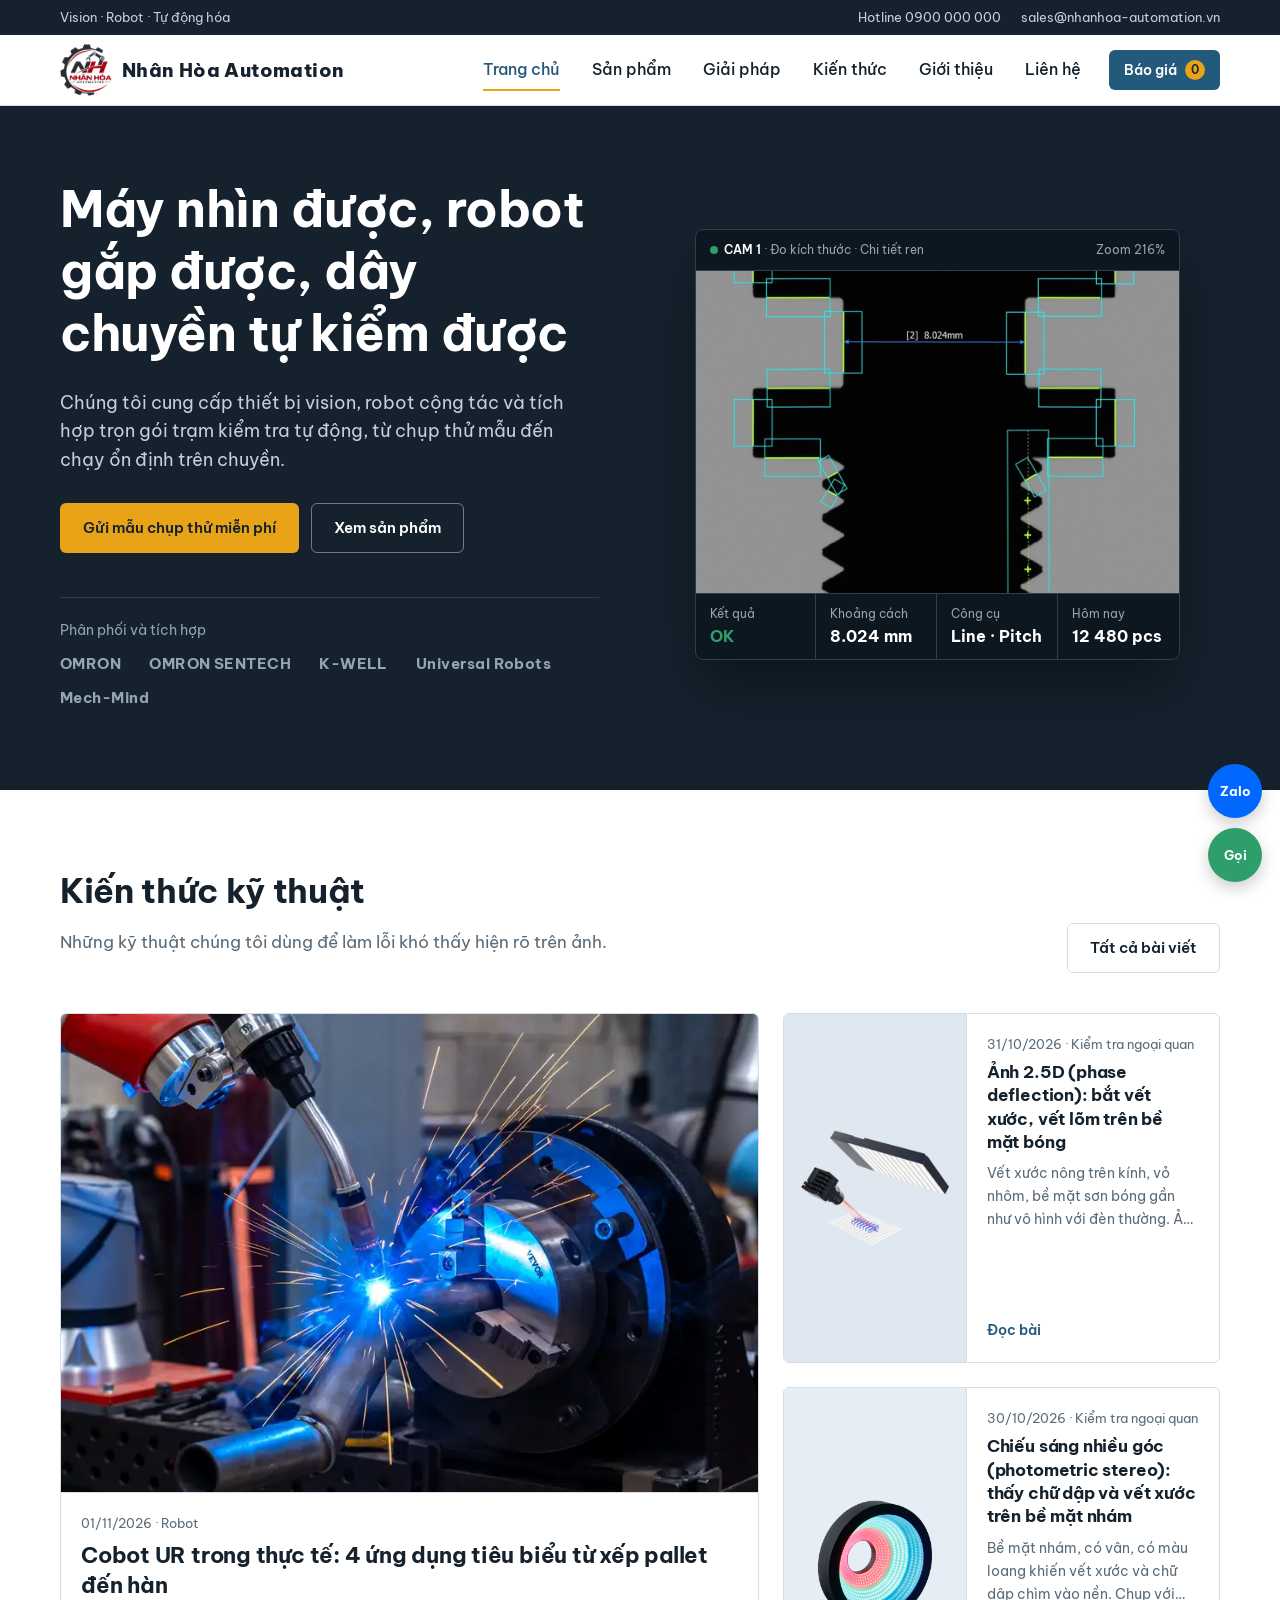
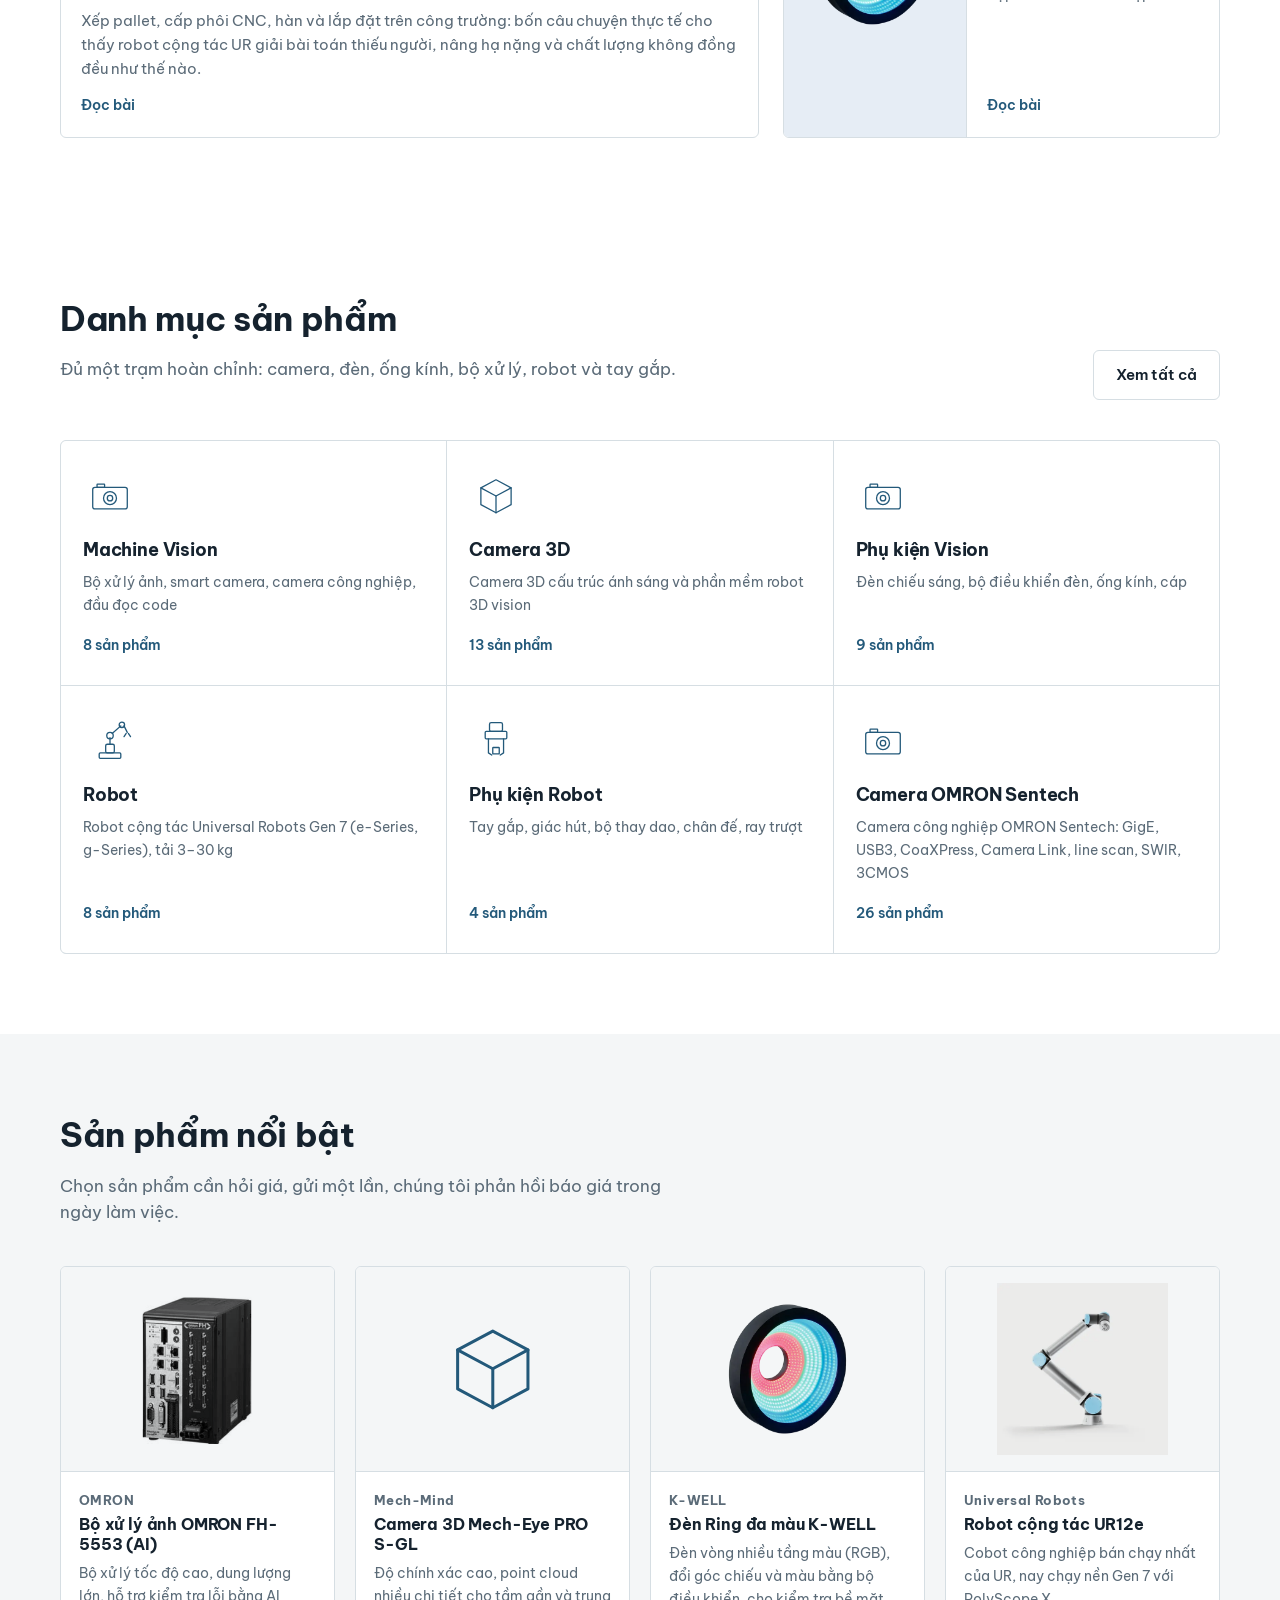
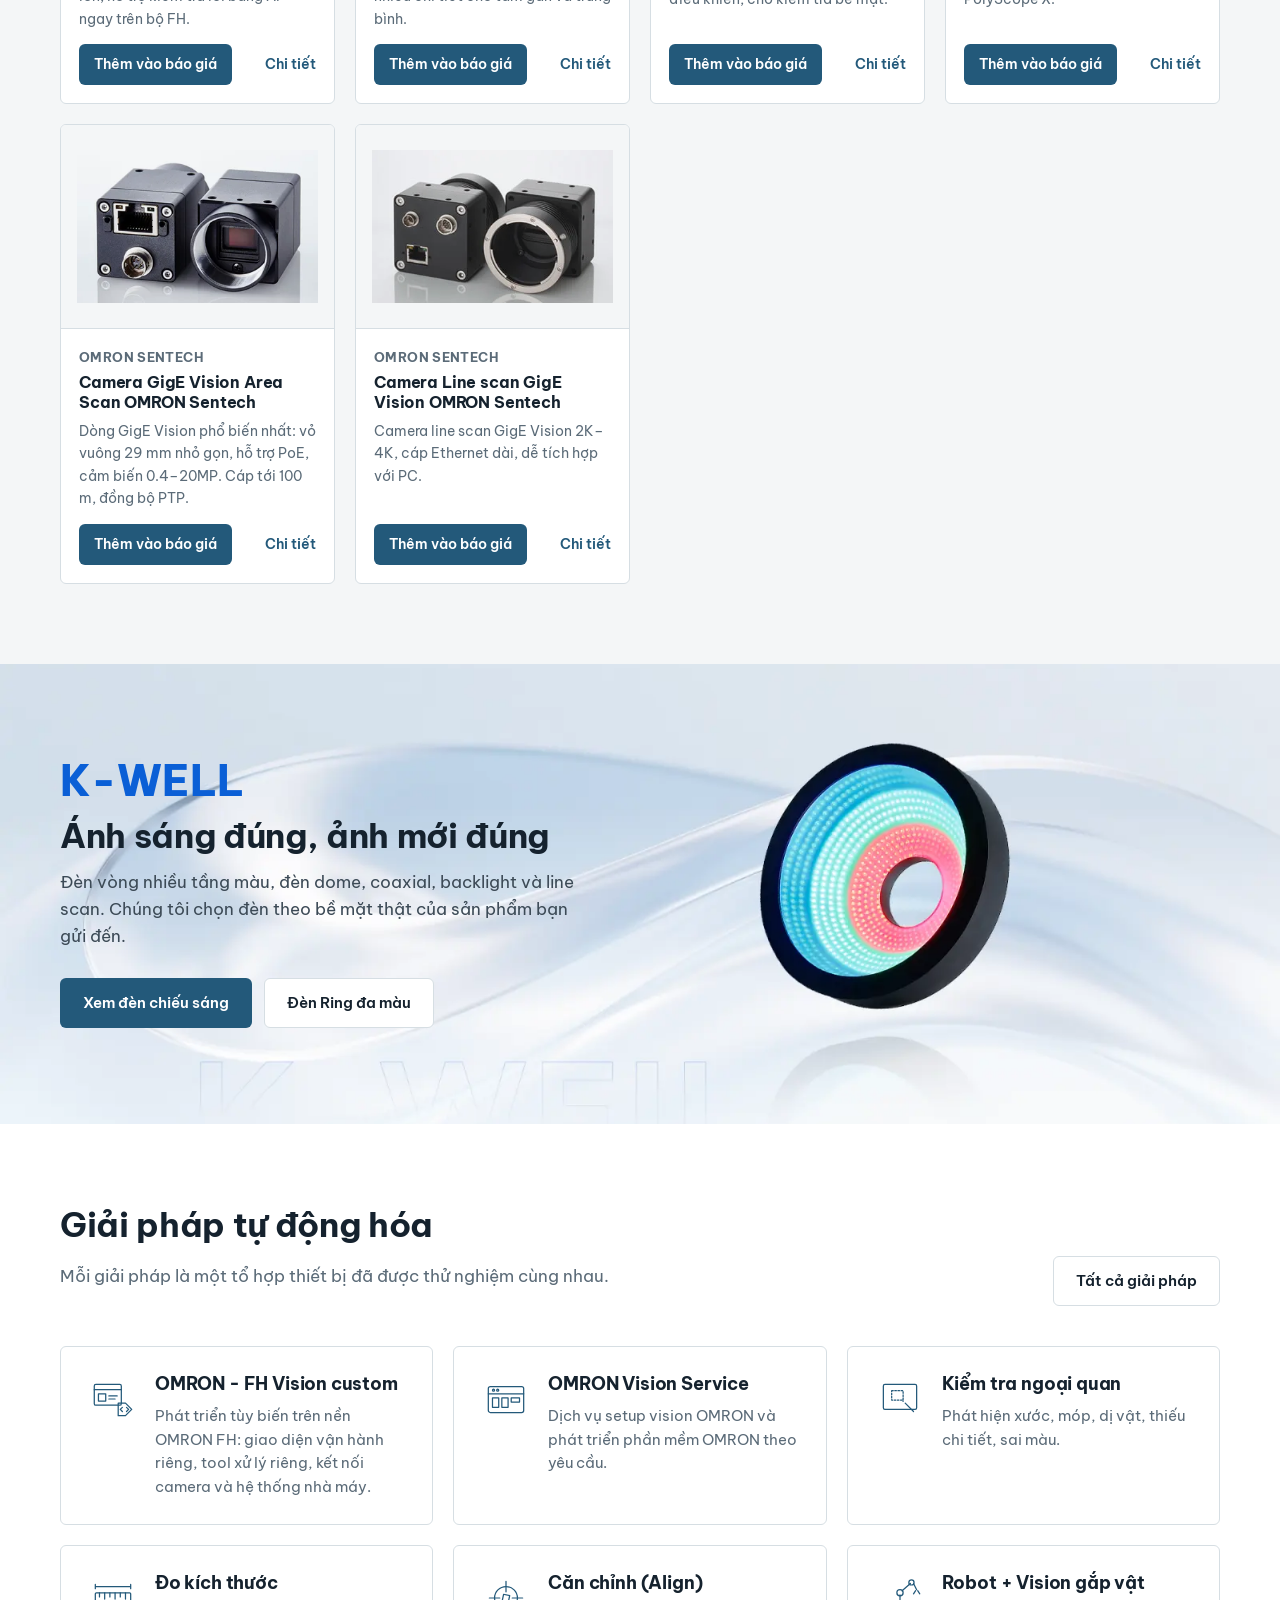
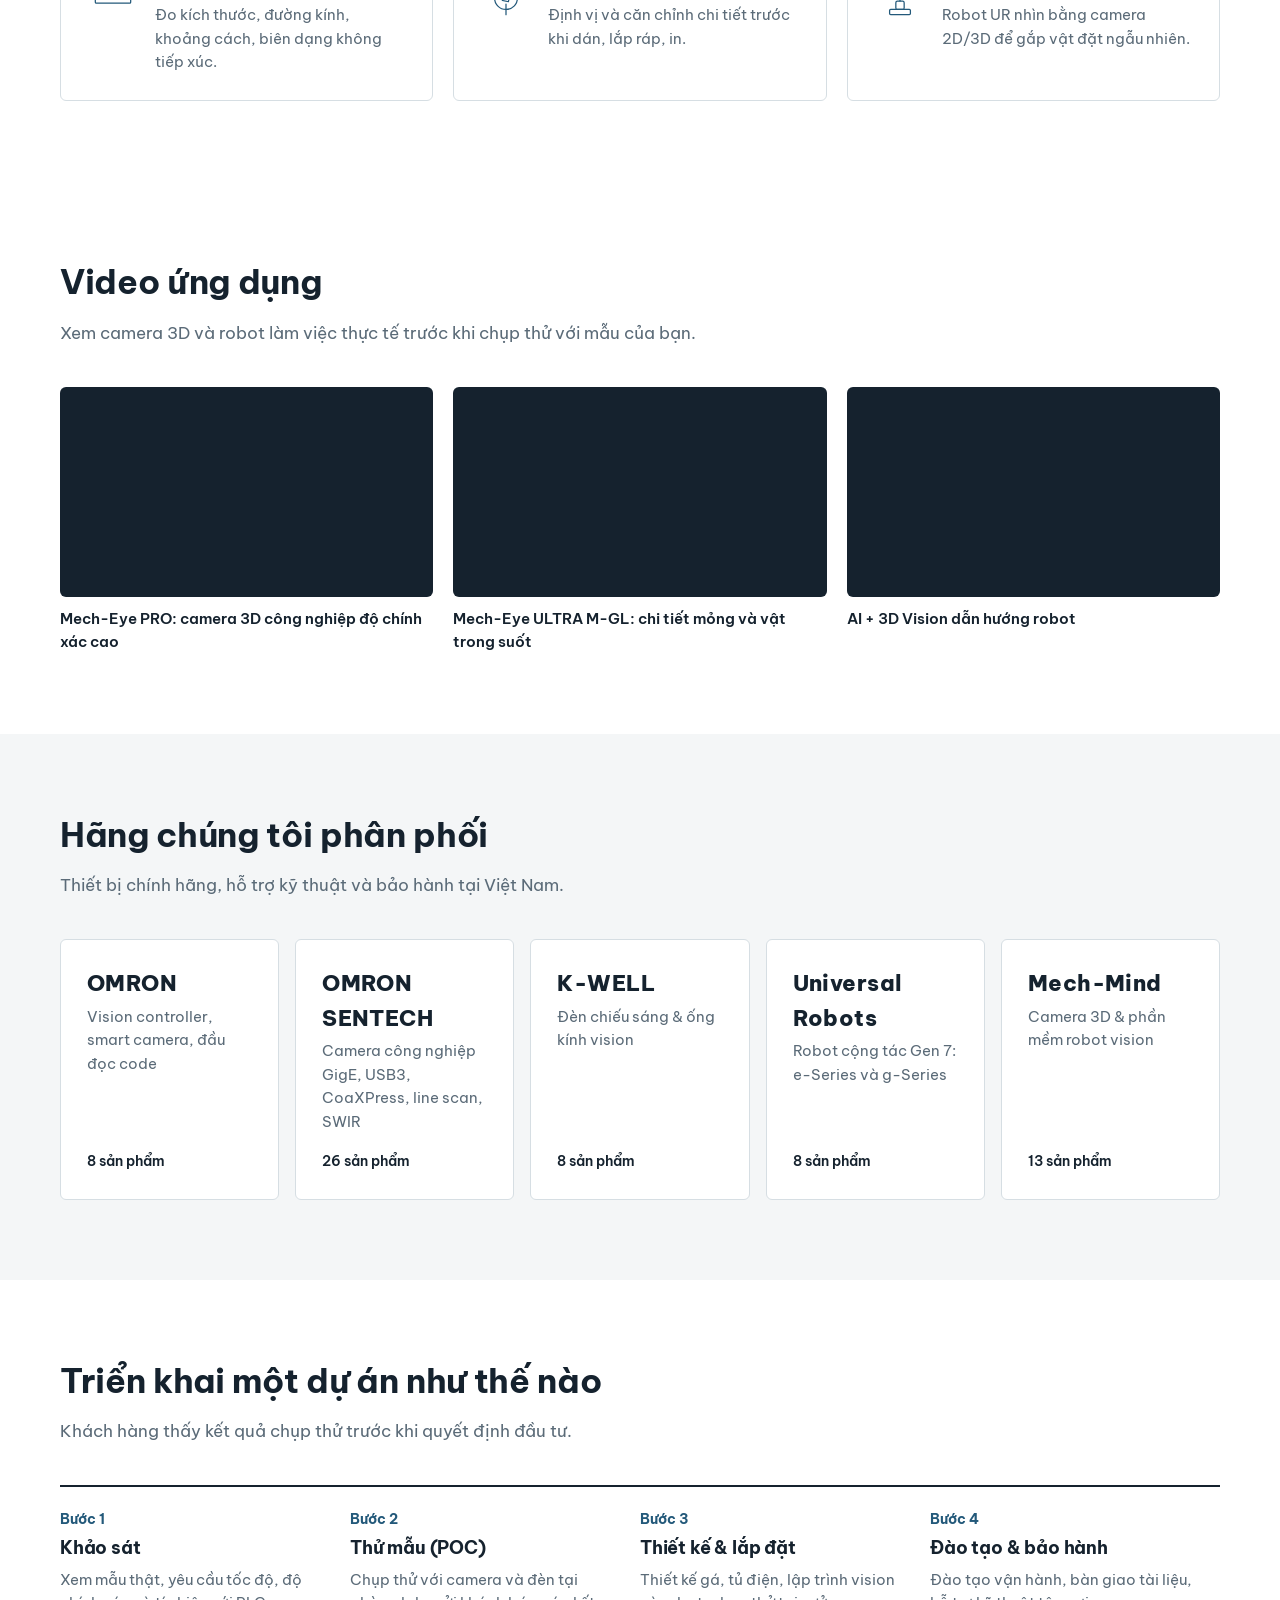
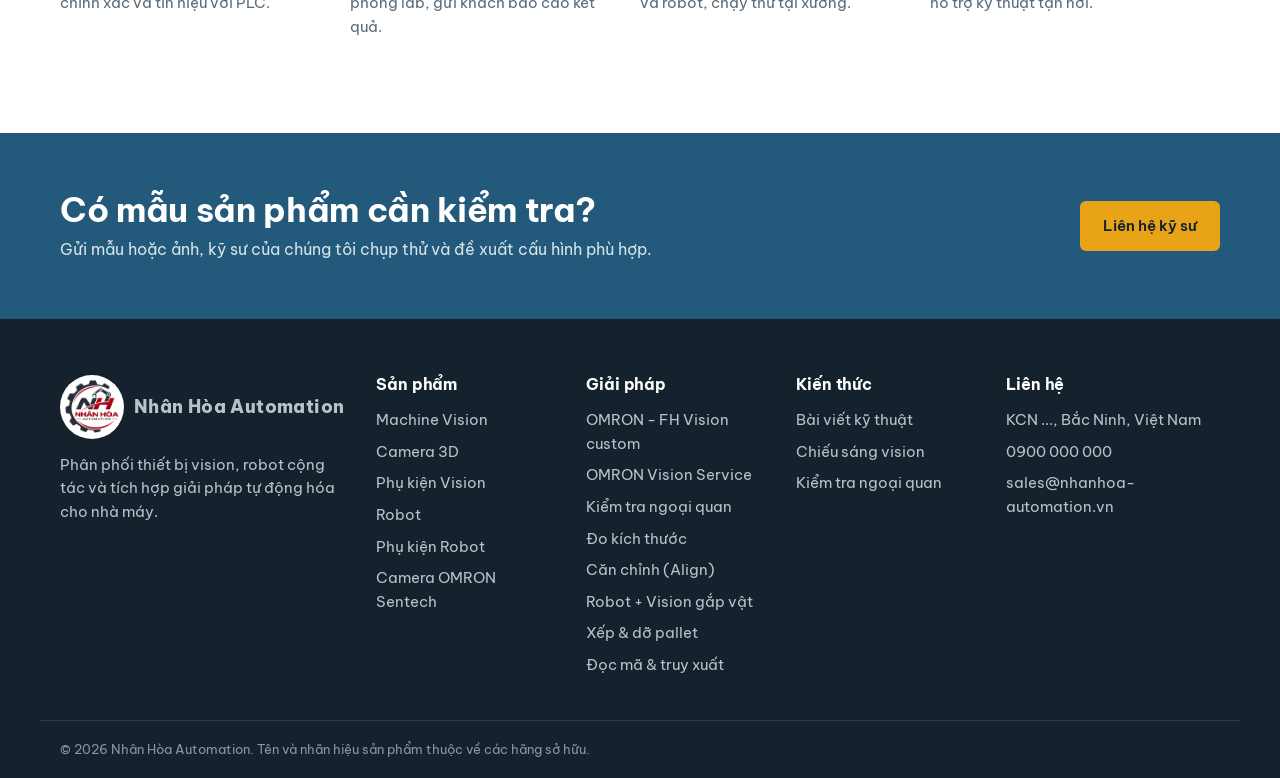
<file: index.html>
<!doctype html>
<html lang="vi">
<head>
  <meta charset="utf-8">
  <meta name="viewport" content="width=device-width, initial-scale=1">
  <link rel="icon" type="image/png" sizes="32x32" href="assets/img/brand/favicon-32.png">
  <link rel="apple-touch-icon" href="assets/img/brand/apple-touch-icon.png">
  <meta name="theme-color" content="#15222e">
  <meta property="og:site_name" content="Nhân Hòa Automation">
  <meta property="og:type" content="website">
  <meta property="og:image" content="https://nguyendinhdz.github.io/nhanhoa-automation/assets/img/brand/og-image.jpg">
  <meta property="og:image:width" content="1200">
  <meta property="og:image:height" content="630">
  <title>{SITE} – Thiết bị vision, robot cộng tác và giải pháp tự động hóa</title>
  <meta name="description" content="Phân phối OMRON vision, đèn K-WELL, robot Universal Robots, camera 3D Mech-Mind và tích hợp giải pháp kiểm tra tự động.">
  <link rel="preconnect" href="https://fonts.googleapis.com">
  <link rel="preconnect" href="https://fonts.gstatic.com" crossorigin>
  <link href="https://fonts.googleapis.com/css2?family=Be+Vietnam+Pro:wght@400;500;600;700;800&display=swap" rel="stylesheet">
  <link rel="stylesheet" href="assets/css/style.css">
</head>
<body>
  <header id="site-header"></header>

  <main>
    <!-- HERO -->
    <section class="hero">
      <div class="container hero-in">
        <div>
          <h1>Máy nhìn được, robot gắp được, dây chuyền tự kiểm được</h1>
          <p class="hero-lead">Chúng tôi cung cấp thiết bị vision, robot cộng tác và tích hợp trọn gói trạm kiểm tra tự động, từ chụp thử mẫu đến chạy ổn định trên chuyền.</p>
          <div class="hero-actions">
            <a href="bao-gia.html#lien-he" class="btn btn-amber">Gửi mẫu chụp thử miễn phí</a>
            <a href="san-pham.html" class="btn btn-outline-light">Xem sản phẩm</a>
          </div>
          <div class="hero-brands">
            <span>Phân phối và tích hợp</span>
            <a href="san-pham.html?brand=omron" style="color:inherit">OMRON</a>
            <a href="san-pham.html?brand=sentech" style="color:inherit">OMRON SENTECH</a>
            <a href="san-pham.html?brand=kwell" style="color:inherit">K-WELL</a>
            <a href="san-pham.html?brand=ur" style="color:inherit">Universal Robots</a>
            <a href="san-pham.html?brand=mechmind" style="color:inherit">Mech-Mind</a>
          </div>
        </div>

        <!-- Khung kết quả kiểm tra minh họa -->
        <figure class="viewport" aria-label="Màn hình đo kích thước bằng vision">
          <div class="vp-bar">
            <span><span class="vp-dot"></span><b>CAM 1</b> · Đo kích thước · Chi tiết ren</span>
            <span>Zoom 216%</span>
          </div>
          <div class="vp-stage vp-photo">
            <img src="assets/img/hero/dimension.webp" alt="Màn hình đo kích thước ren trên bộ xử lý ảnh OMRON: khoảng cách 8.024 mm" width="1200" height="800">
          </div>
          <div class="vp-result">
            <div>Kết quả<strong class="is-ok">OK</strong></div>
            <div>Khoảng cách<strong>8.024 mm</strong></div>
            <div>Công cụ<strong>Line · Pitch</strong></div>
            <div>Hôm nay<strong>12 480 pcs</strong></div>
          </div>
        </figure>
      </div>
    </section>

    <!-- BÀI VIẾT NỔI BẬT -->
    <section class="section section-articles">
      <div class="container">
        <div class="section-head section-head-row">
          <div>
            <h2>Kiến thức kỹ thuật</h2>
            <p>Những kỹ thuật chúng tôi dùng để làm lỗi khó thấy hiện rõ trên ảnh.</p>
          </div>
          <a href="kien-thuc.html" class="btn btn-ghost">Tất cả bài viết</a>
        </div>
        <div class="agrid agrid-home" id="article-grid"></div>
      </div>
    </section>

    <!-- DANH MỤC -->
    <section class="section">
      <div class="container">
        <div class="section-head section-head-row">
          <div>
            <h2>Danh mục sản phẩm</h2>
            <p>Đủ một trạm hoàn chỉnh: camera, đèn, ống kính, bộ xử lý, robot và tay gắp.</p>
          </div>
          <a href="san-pham.html" class="btn btn-ghost">Xem tất cả</a>
        </div>
        <div class="cat-grid" id="cat-grid"></div>
      </div>
    </section>

    <!-- SẢN PHẨM NỔI BẬT -->
    <section class="section section-alt">
      <div class="container">
        <div class="section-head">
          <h2>Sản phẩm nổi bật</h2>
          <p>Chọn sản phẩm cần hỏi giá, gửi một lần, chúng tôi phản hồi báo giá trong ngày làm việc.</p>
        </div>
        <div class="pgrid" id="hot-grid"></div>
      </div>
    </section>

    <!-- ĐÈN K-WELL -->
    <section class="light-feature" id="light-feature">
      <div class="container light-feature-in">
        <p class="light-brand">K-WELL</p>
        <h2>Ánh sáng đúng, ảnh mới đúng</h2>
        <p>Đèn vòng nhiều tầng màu, đèn dome, coaxial, backlight và line scan. Chúng tôi chọn đèn theo bề mặt thật của sản phẩm bạn gửi đến.</p>
        <div class="hero-actions">
          <a href="san-pham.html?cat=accessory&sub=lighting" class="btn btn-primary">Xem đèn chiếu sáng</a>
          <a href="chi-tiet.html?id=kwell-ring" class="btn btn-ghost">Đèn Ring đa màu</a>
        </div>
      </div>
    </section>

    <!-- GIẢI PHÁP -->
    <section class="section">
      <div class="container">
        <div class="section-head section-head-row">
          <div>
            <h2>Giải pháp tự động hóa</h2>
            <p>Mỗi giải pháp là một tổ hợp thiết bị đã được thử nghiệm cùng nhau.</p>
          </div>
          <a href="giai-phap.html" class="btn btn-ghost">Tất cả giải pháp</a>
        </div>
        <div class="sol-grid" id="sol-grid"></div>
      </div>
    </section>

    <!-- VIDEO -->
    <section class="section">
      <div class="container">
        <div class="section-head">
          <h2>Video ứng dụng</h2>
          <p>Xem camera 3D và robot làm việc thực tế trước khi chụp thử với mẫu của bạn.</p>
        </div>
        <div class="video-grid" id="video-grid"></div>
      </div>
    </section>

    <!-- HÃNG -->
    <section class="section section-alt" id="gioi-thieu">
      <div class="container">
        <div class="section-head">
          <h2>Hãng chúng tôi phân phối</h2>
          <p>Thiết bị chính hãng, hỗ trợ kỹ thuật và bảo hành tại Việt Nam.</p>
        </div>
        <div class="brand-grid" id="brand-grid"></div>
      </div>
    </section>

    <!-- QUY TRÌNH -->
    <section class="section">
      <div class="container">
        <div class="section-head">
          <h2>Triển khai một dự án như thế nào</h2>
          <p>Khách hàng thấy kết quả chụp thử trước khi quyết định đầu tư.</p>
        </div>
        <ol class="process" id="process"></ol>
      </div>
    </section>

    <!-- CTA -->
    <section class="cta">
      <div class="container cta-in">
        <div>
          <h2>Có mẫu sản phẩm cần kiểm tra?</h2>
          <p>Gửi mẫu hoặc ảnh, kỹ sư của chúng tôi chụp thử và đề xuất cấu hình phù hợp.</p>
        </div>
        <a href="bao-gia.html#lien-he" class="btn btn-amber">Liên hệ kỹ sư</a>
      </div>
    </section>
  </main>

  <footer id="site-footer" class="site-footer"></footer>

  <script src="assets/js/data.js"></script>
  <script src="assets/js/sentech.js"></script>
  <script src="assets/js/main.js"></script>
  <script src="assets/js/articles.js"></script>
  <script>
    initPage("home");

    document.getElementById("article-grid").innerHTML = ARTICLES.filter((a) => a.featured)
      .sort((a, b) => b.date.localeCompare(a.date)).slice(0, 3).map(articleCard).join("");

    document.getElementById("cat-grid").innerHTML = CATEGORIES.map((c) => {
      const n = PRODUCTS.filter((p) => p.cat === c.id).length;
      return `<a class="cat-item" href="san-pham.html?cat=${c.id}">
        ${iconSVG(c.icon)}
        <h3>${c.name}</h3>
        <p>${c.desc}</p>
        <span class="count">${n} sản phẩm</span>
      </a>`;
    }).join("");

    document.getElementById("hot-grid").innerHTML =
      PRODUCTS.filter((p) => p.hot).map(productCard).join("");

    document.getElementById("sol-grid").innerHTML = SOLUTIONS.slice(0, 6).map((s) => `
      <a class="sol-card" href="${s.link || "giai-phap.html#" + s.id}">
        ${iconSVG(s.icon)}
        <div><h3>${s.name}</h3><p>${s.short}</p></div>
      </a>`).join("");

    document.getElementById("light-feature").style.backgroundImage = `url("${LIGHT_BANNER}")`;

    document.getElementById("video-grid").innerHTML = VIDEOS.map((v) =>
      `<figure class="video-item">${videoEmbed(v.id, v.title)}<figcaption>${v.title}</figcaption></figure>`).join("");

    document.getElementById("brand-grid").innerHTML = BRANDS.filter((b) => b.id !== "other").map((b) => `
      <a class="brand-card" href="san-pham.html?brand=${b.id}">
        <span class="brand-name">${b.name}</span>
        <p>${b.note}</p>
        <span class="link-more">${PRODUCTS.filter((p) => p.brand === b.id).length} sản phẩm</span>
      </a>`).join("");

    document.getElementById("process").innerHTML = PROCESS.map((s) =>
      `<li><h3>${s.name}</h3><p>${s.text}</p></li>`).join("");
  </script>
</body>
</html>
</file>
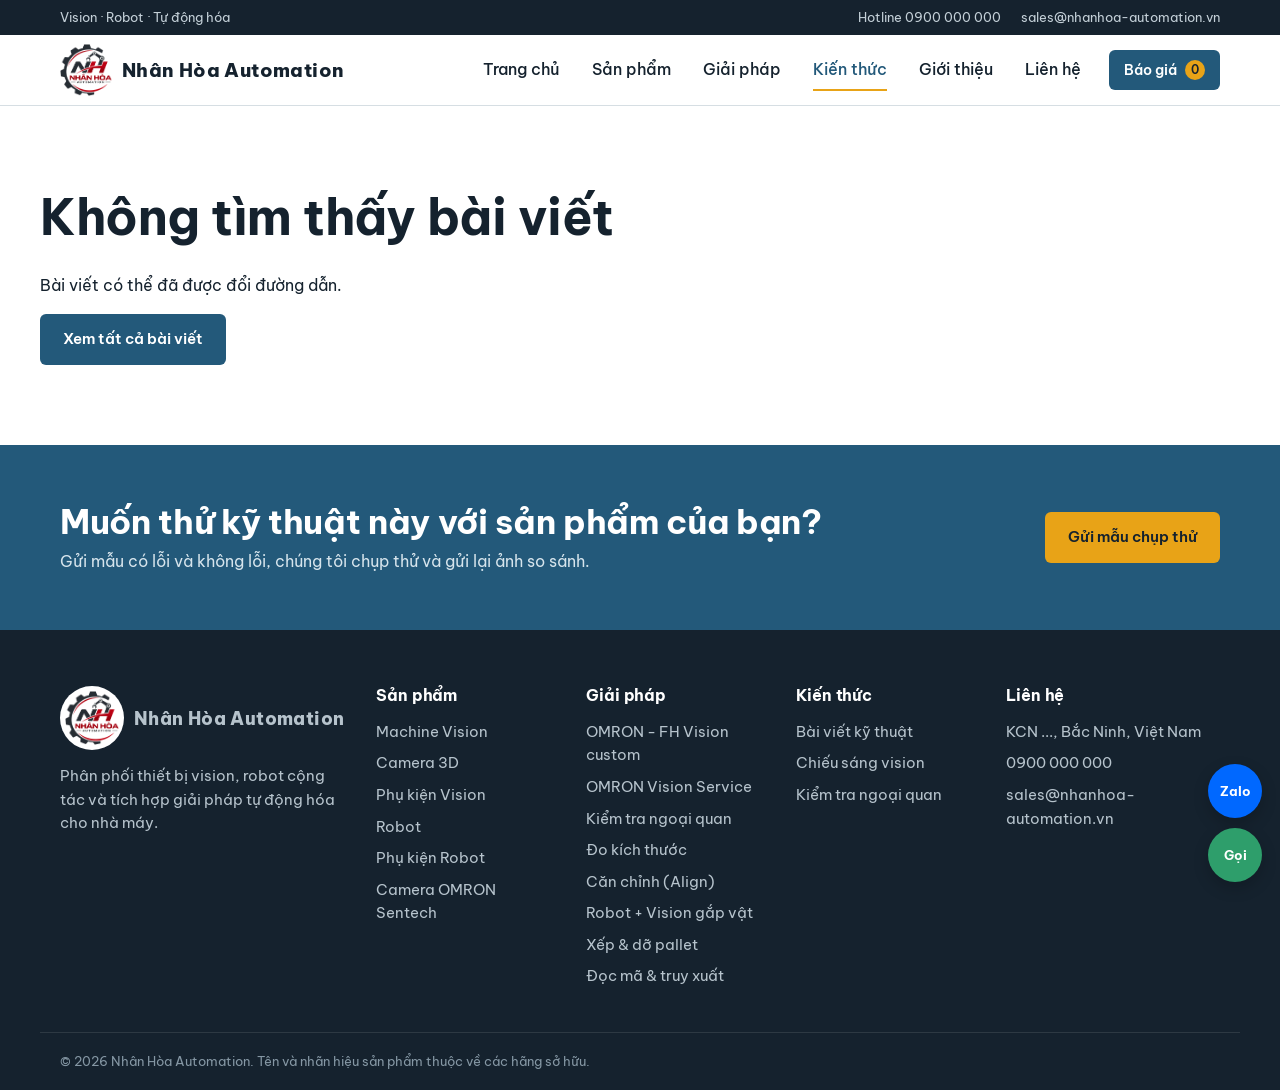
<file: bai-viet.html>
<!doctype html>
<html lang="vi">
<head>
  <meta charset="utf-8">
  <meta name="viewport" content="width=device-width, initial-scale=1">
  <link rel="icon" type="image/png" sizes="32x32" href="assets/img/brand/favicon-32.png">
  <link rel="apple-touch-icon" href="assets/img/brand/apple-touch-icon.png">
  <meta name="theme-color" content="#15222e">
  <meta property="og:site_name" content="Nhân Hòa Automation">
  <meta property="og:type" content="website">
  <meta property="og:image" content="https://nguyendinhdz.github.io/nhanhoa-automation/assets/img/brand/og-image.jpg">
  <meta property="og:image:width" content="1200">
  <meta property="og:image:height" content="630">
  <title>Bài viết – {SITE}</title>
  <link rel="preconnect" href="https://fonts.googleapis.com">
  <link rel="preconnect" href="https://fonts.gstatic.com" crossorigin>
  <link href="https://fonts.googleapis.com/css2?family=Be+Vietnam+Pro:wght@400;500;600;700;800&display=swap" rel="stylesheet">
  <link rel="stylesheet" href="assets/css/style.css">
</head>
<body>
  <header id="site-header"></header>

  <main id="article-root"></main>

  <section class="cta">
    <div class="container cta-in">
      <div>
        <h2>Muốn thử kỹ thuật này với sản phẩm của bạn?</h2>
        <p>Gửi mẫu có lỗi và không lỗi, chúng tôi chụp thử và gửi lại ảnh so sánh.</p>
      </div>
      <a href="bao-gia.html#lien-he" class="btn btn-amber">Gửi mẫu chụp thử</a>
    </div>
  </section>

  <footer id="site-footer" class="site-footer"></footer>

  <script src="assets/js/data.js"></script>
  <script src="assets/js/sentech.js"></script>
  <script src="assets/js/main.js"></script>
  <script src="assets/js/articles.js"></script>
  <script>
    initPage("articles");

    const id = new URLSearchParams(location.search).get("id");
    const a = ARTICLES.find((x) => x.id === id);
    const root = document.getElementById("article-root");

    if (!a) {
      root.innerHTML = `<div class="container section"><h1>Không tìm thấy bài viết</h1><p>Bài viết có thể đã được đổi đường dẫn.</p><a class="btn btn-primary" href="kien-thuc.html">Xem tất cả bài viết</a></div>`;
    } else {
      document.title = a.title + " – " + SITE.name;
      const related = (a.related || []).map((pid) => PRODUCTS.find((p) => p.id === pid)).filter(Boolean);
      const others = ARTICLES.filter((x) => x.id !== a.id).slice(0, 2);

      root.innerHTML = `
        <div class="container article-head">
          <div class="crumbs"><a href="index.html">Trang chủ</a> / <a href="kien-thuc.html">Kiến thức</a></div>
          <p class="acard-meta">${articleDate(a.date)} · ${a.tags.join(", ")}</p>
          <h1>${a.title}</h1>
        </div>
        <figure class="container article-cover">
          <div style="background:${a.coverBg || "var(--paper)"}" class="${a.coverFit === "cover" ? "is-cover" : ""}"><img src="${a.cover}" alt="${a.title}" referrerpolicy="no-referrer" onerror="this.closest('figure').remove()"></div>
          ${a.coverCredit ? `<figcaption>${a.coverCredit}</figcaption>` : ""}
        </figure>
        <div class="container article-layout">
          <article class="prose">${a.body}${a.source ? `<p class="article-source">Nguồn: <a href="${a.source.url}" target="_blank" rel="noopener">${a.source.name}</a>. Số liệu theo công bố của hãng.</p>` : ""}</article>
          <aside class="article-side">
            ${related.length ? `<h3>Thiết bị liên quan</h3><ul class="stack-list">${related.map((p) => `<li><a href="chi-tiet.html?id=${p.id}">${p.name}<span>${brandName(p.brand)}</span></a></li>`).join("")}</ul>` : ""}
            <a href="bao-gia.html#lien-he" class="btn btn-primary" style="width:100%">Hỏi kỹ sư</a>
          </aside>
        </div>
        ${others.length ? `<section class="section section-alt"><div class="container"><div class="section-head"><h2>Bài viết khác</h2></div><div class="agrid">${others.map(articleCard).join("")}</div></div></section>` : ""}`;
    }
  </script>
</body>
</html>
</file>
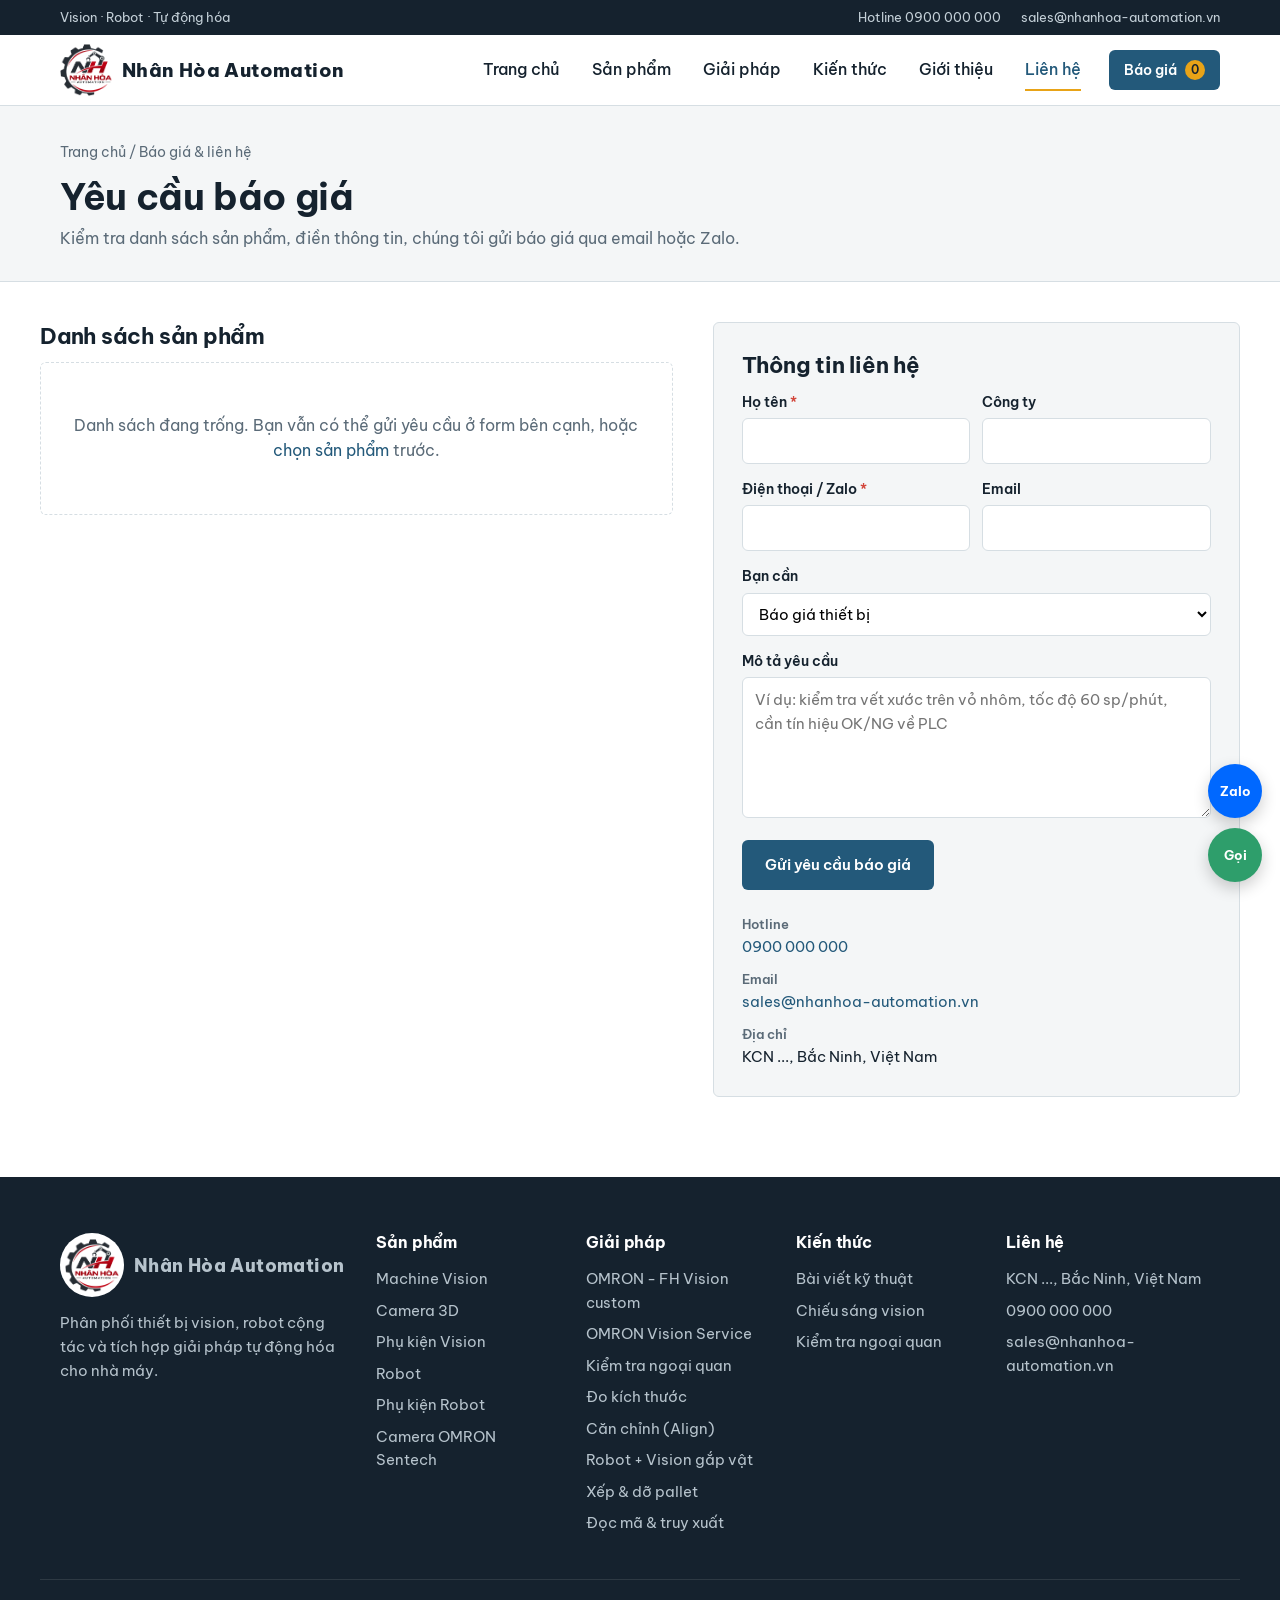
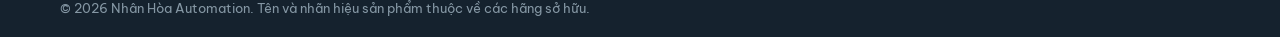
<file: bao-gia.html>
<!doctype html>
<html lang="vi">
<head>
  <meta charset="utf-8">
  <meta name="viewport" content="width=device-width, initial-scale=1">
  <link rel="icon" type="image/png" sizes="32x32" href="assets/img/brand/favicon-32.png">
  <link rel="apple-touch-icon" href="assets/img/brand/apple-touch-icon.png">
  <meta name="theme-color" content="#15222e">
  <meta property="og:site_name" content="Nhân Hòa Automation">
  <meta property="og:type" content="website">
  <meta property="og:image" content="https://nguyendinhdz.github.io/nhanhoa-automation/assets/img/brand/og-image.jpg">
  <meta property="og:image:width" content="1200">
  <meta property="og:image:height" content="630">
  <title>Yêu cầu báo giá – {SITE}</title>
  <link rel="preconnect" href="https://fonts.googleapis.com">
  <link rel="preconnect" href="https://fonts.gstatic.com" crossorigin>
  <link href="https://fonts.googleapis.com/css2?family=Be+Vietnam+Pro:wght@400;500;600;700;800&display=swap" rel="stylesheet">
  <link rel="stylesheet" href="assets/css/style.css">
</head>
<body>
  <header id="site-header"></header>

  <main>
    <div class="page-head">
      <div class="container">
        <div class="crumbs"><a href="index.html">Trang chủ</a> / Báo giá & liên hệ</div>
        <h1>Yêu cầu báo giá</h1>
        <p>Kiểm tra danh sách sản phẩm, điền thông tin, chúng tôi gửi báo giá qua email hoặc Zalo.</p>
      </div>
    </div>

    <div class="container quote-wrap">
      <section aria-labelledby="list-title">
        <h2 id="list-title" style="font-size:1.4rem">Danh sách sản phẩm</h2>
        <div id="qlist"></div>
      </section>

      <section class="form" id="lien-he" aria-labelledby="form-title">
        <h2 id="form-title">Thông tin liên hệ</h2>
        <form id="qform" novalidate>
          <div class="field-row">
            <div class="field">
              <label for="f-name">Họ tên <span class="req">*</span></label>
              <input id="f-name" name="name" required autocomplete="name">
            </div>
            <div class="field">
              <label for="f-company">Công ty</label>
              <input id="f-company" name="company" autocomplete="organization">
            </div>
          </div>
          <div class="field-row">
            <div class="field">
              <label for="f-phone">Điện thoại / Zalo <span class="req">*</span></label>
              <input id="f-phone" name="phone" type="tel" required autocomplete="tel">
            </div>
            <div class="field">
              <label for="f-email">Email</label>
              <input id="f-email" name="email" type="email" autocomplete="email">
            </div>
          </div>
          <div class="field">
            <label for="f-type">Bạn cần</label>
            <select id="f-type" name="type">
              <option>Báo giá thiết bị</option>
              <option>Tư vấn giải pháp / chụp thử mẫu</option>
              <option>Dịch vụ OMRON Vision (setup / custom software)</option>
              <option>Hỗ trợ kỹ thuật</option>
              <option>Khác</option>
            </select>
          </div>
          <div class="field">
            <label for="f-msg">Mô tả yêu cầu</label>
            <textarea id="f-msg" name="message" rows="5" placeholder="Ví dụ: kiểm tra vết xước trên vỏ nhôm, tốc độ 60 sp/phút, cần tín hiệu OK/NG về PLC"></textarea>
          </div>
          <p id="f-error" class="req" hidden></p>
          <button class="btn btn-primary" type="submit">Gửi yêu cầu báo giá</button>
          <div id="f-ok" class="form-ok" hidden></div>
        </form>

        <div class="contact-box" id="contact-box"></div>
      </section>
    </div>
  </main>

  <footer id="site-footer" class="site-footer"></footer>

  <script src="assets/js/data.js"></script>
  <script src="assets/js/sentech.js"></script>
  <script src="assets/js/main.js"></script>
  <script>
    initPage("contact");

    const $ = (id) => document.getElementById(id);

    function renderList() {
      const list = Quote.get();
      if (!list.length) {
        $("qlist").innerHTML = `<div class="empty">Danh sách đang trống. Bạn vẫn có thể gửi yêu cầu ở form bên cạnh, hoặc <a href="san-pham.html">chọn sản phẩm</a> trước.</div>`;
        return;
      }
      $("qlist").innerHTML = `
        <table class="qtable">
          <thead><tr><th>Sản phẩm</th><th style="width:130px">Số lượng</th><th style="width:60px"></th></tr></thead>
          <tbody>
            ${list.map((i) => {
              const p = findQuoteItem(i.id);
              if (!p) return "";
              return `<tr>
                <td><div class="q-name"><span class="q-thumb">${productImage(p)}</span>
                  <span><a href="chi-tiet.html?id=${p.seriesId || p.id}">${p.name}</a><br><small style="color:var(--muted)">${p.seriesName || brandName(p.brand)}</small></span></div></td>
                <td><div class="qty">
                  <button type="button" data-dec="${p.id}" aria-label="Giảm">−</button>
                  <input type="number" min="1" value="${i.qty}" data-qty="${p.id}" aria-label="Số lượng ${p.name}">
                  <button type="button" data-inc="${p.id}" aria-label="Tăng">+</button></div></td>
                <td><button class="q-remove" data-remove="${p.id}">Xóa</button></td>
              </tr>`;
            }).join("")}
          </tbody>
        </table>
        <p style="margin-top:14px"><button class="btn btn-ghost btn-sm" id="clear">Xóa tất cả</button>
        <a class="btn btn-ghost btn-sm" href="san-pham.html">Thêm sản phẩm khác</a></p>`;
    }

    $("qlist").addEventListener("click", (e) => {
      const t = e.target;
      const get = (id) => (Quote.get().find((i) => i.id === id) || { qty: 1 }).qty;
      if (t.dataset.inc) Quote.setQty(t.dataset.inc, get(t.dataset.inc) + 1);
      else if (t.dataset.dec) Quote.setQty(t.dataset.dec, get(t.dataset.dec) - 1);
      else if (t.dataset.remove) Quote.remove(t.dataset.remove);
      else if (t.id === "clear") Quote.clear();
      else return;
      renderList();
    });
    $("qlist").addEventListener("change", (e) => {
      if (e.target.dataset.qty) { Quote.setQty(e.target.dataset.qty, +e.target.value || 1); renderList(); }
    });

    $("contact-box").innerHTML = `
      <div><strong>Hotline</strong><a href="tel:${SITE.phone.replace(/\s/g, "")}">${SITE.phone}</a></div>
      <div><strong>Email</strong><a href="mailto:${SITE.email}">${SITE.email}</a></div>
      <div><strong>Địa chỉ</strong>${SITE.address}</div>`;

    /* Gửi form — bản demo chưa có máy chủ.
       Giai đoạn sau: gửi về API/email (Formspree, EmailJS hoặc backend riêng). */
    $("qform").addEventListener("submit", (e) => {
      e.preventDefault();
      const f = e.target;
      const name = f.name.value.trim(), phone = f.phone.value.trim();
      if (!name || !phone) {
        $("f-error").textContent = "Vui lòng nhập họ tên và số điện thoại để chúng tôi liên hệ lại.";
        $("f-error").hidden = false;
        (name ? f.phone : f.name).focus();
        return;
      }
      $("f-error").hidden = true;

      const items = Quote.get().map((i) => {
        const p = findQuoteItem(i.id);
        return p ? `- ${p.name} (${brandName(p.brand)}) x ${i.qty}` : "";
      }).filter(Boolean);

      const body = [
        `Họ tên: ${name}`, `Công ty: ${f.company.value}`, `Điện thoại: ${phone}`, `Email: ${f.email.value}`,
        `Nhu cầu: ${f.type.value}`, "", "Sản phẩm:", ...(items.length ? items : ["(chưa chọn)"]), "", "Mô tả:", f.message.value,
      ].join("\n");

      console.log("YÊU CẦU BÁO GIÁ\n" + body); // xem trong DevTools khi test

      const mailto = `mailto:${SITE.email}?subject=${encodeURIComponent("Yêu cầu báo giá - " + name)}&body=${encodeURIComponent(body)}`;
      $("f-ok").innerHTML = `Đã ghi nhận yêu cầu của <b>${name}</b>. (Bản demo chưa nối máy chủ — <a href="${mailto}">gửi qua email</a> để thử.)`;
      $("f-ok").hidden = false;
    });

    // Đến từ trang Dịch vụ OMRON Vision: chọn sẵn loại yêu cầu
    if (new URLSearchParams(location.search).get("dv") === "omron") {
      $("f-type").value = "Dịch vụ OMRON Vision (setup / custom software)";
      $("f-msg").placeholder = "Ví dụ: cần setup FH-5553 kiểm tra 2 camera, kết nối PLC qua EtherNet/IP; hoặc cần phần mềm lưu ảnh NG và báo cáo theo ca";
    }

    renderList();
  </script>
</body>
</html>
</file>
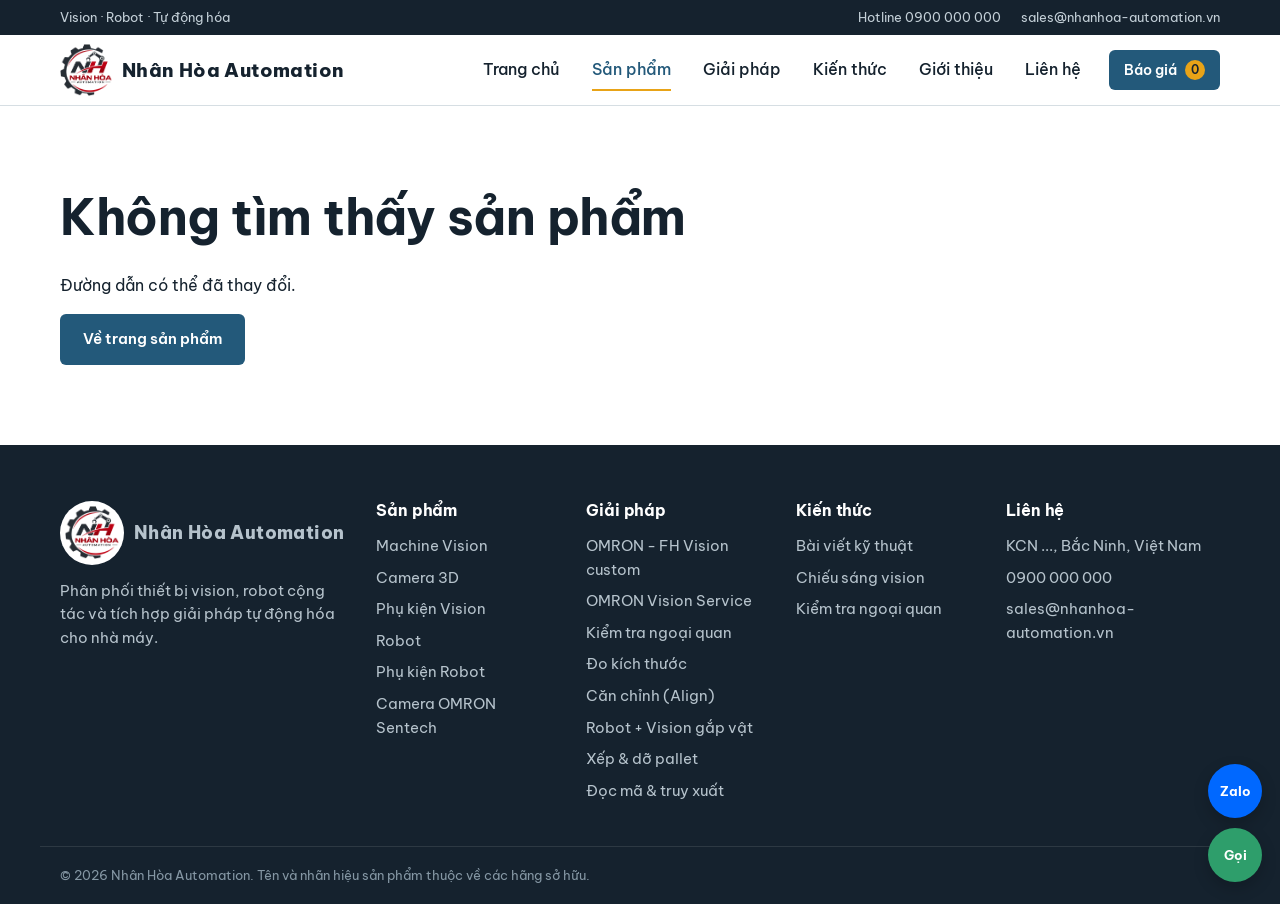
<file: chi-tiet.html>
<!doctype html>
<html lang="vi">
<head>
  <meta charset="utf-8">
  <meta name="viewport" content="width=device-width, initial-scale=1">
  <link rel="icon" type="image/png" sizes="32x32" href="assets/img/brand/favicon-32.png">
  <link rel="apple-touch-icon" href="assets/img/brand/apple-touch-icon.png">
  <meta name="theme-color" content="#15222e">
  <meta property="og:site_name" content="Nhân Hòa Automation">
  <meta property="og:type" content="website">
  <meta property="og:image" content="https://nguyendinhdz.github.io/nhanhoa-automation/assets/img/brand/og-image.jpg">
  <meta property="og:image:width" content="1200">
  <meta property="og:image:height" content="630">
  <title>Chi tiết sản phẩm – {SITE}</title>
  <link rel="preconnect" href="https://fonts.googleapis.com">
  <link rel="preconnect" href="https://fonts.gstatic.com" crossorigin>
  <link href="https://fonts.googleapis.com/css2?family=Be+Vietnam+Pro:wght@400;500;600;700;800&display=swap" rel="stylesheet">
  <link rel="stylesheet" href="assets/css/style.css">
</head>
<body>
  <header id="site-header"></header>

  <main>
    <div class="container" id="detail"></div>
    <section class="container models" id="models" hidden></section>

    <section class="section section-alt" id="related-wrap">
      <div class="container">
        <div class="section-head"><h2>Sản phẩm cùng danh mục</h2></div>
        <div class="pgrid" id="related"></div>
      </div>
    </section>
  </main>

  <footer id="site-footer" class="site-footer"></footer>

  <script src="assets/js/data.js"></script>
  <script src="assets/js/sentech.js"></script>
  <script src="assets/js/main.js"></script>
  <script>
    initPage("products");

    const id = new URLSearchParams(location.search).get("id");
    const p = PRODUCTS.find((x) => x.id === id);
    const box = document.getElementById("detail");

    if (!p) {
      box.innerHTML = `<div class="section"><h1>Không tìm thấy sản phẩm</h1><p>Đường dẫn có thể đã thay đổi.</p><a class="btn btn-primary" href="san-pham.html">Về trang sản phẩm</a></div>`;
      document.getElementById("related-wrap").hidden = true;
    } else {
      document.title = p.name + " – " + SITE.name;
      const solutions = SOLUTIONS.filter((s) => s.stack.includes(p.id));

      box.innerHTML = `
        <div class="crumbs" style="padding-top:24px">
          <a href="index.html">Trang chủ</a> /
          <a href="san-pham.html?cat=${p.cat}">${catName(p.cat)}</a> /
          <a href="san-pham.html?cat=${p.cat}&sub=${p.sub}">${subName(p.cat, p.sub)}</a>
        </div>
        <div class="pd">
          <div>
            <div class="pd-img">${productImage(p)}</div>
            ${p.imageFull ? `<figure class="pd-full"><img src="${p.imageFull}" alt="${p.name} – vùng nhìn" loading="lazy" referrerpolicy="no-referrer" onerror="this.closest('figure').remove()"><figcaption>Vùng nhìn (FOV) – ảnh: Mech-Mind</figcaption></figure>` : ""}
          </div>
          <div>
            <a class="pd-brand" href="san-pham.html?brand=${p.brand}">${brandName(p.brand)}</a>
            <h1>${p.name}</h1>
            <p class="pd-lead">${p.short}</p>
            <table class="specs">
              ${Object.entries(p.specs).map(([k, v]) => `<tr><th>${k}</th><td>${v}</td></tr>`).join("")}
            </table>
            <div class="pd-actions">
              <div class="qty">
                <button type="button" id="minus" aria-label="Giảm">−</button>
                <input type="number" id="qty" value="1" min="1" aria-label="Số lượng">
                <button type="button" id="plus" aria-label="Tăng">+</button>
              </div>
              <button class="btn btn-primary" id="add">Thêm vào báo giá</button>
              <a class="btn btn-ghost" href="bao-gia.html#lien-he">Hỏi kỹ sư</a>
            </div>
            <p class="note">Thông số mang tính tham khảo. Cấu hình chính xác (model, ống kính, đèn) được kỹ sư chọn theo mẫu và yêu cầu của bạn.</p>
            ${p.video ? `<h3 style="margin-top:26px">Video giới thiệu</h3>${videoEmbed(p.video, p.name)}` : ""}
            ${solutions.length ? `<p style="margin-top:18px"><strong>Dùng trong giải pháp:</strong> ${solutions.map((s) => `<a href="giai-phap.html#${s.id}">${s.name}</a>`).join(", ")}</p>` : ""}
          </div>
        </div>`;

      const qty = document.getElementById("qty");
      document.getElementById("minus").onclick = () => (qty.value = Math.max(1, +qty.value - 1));
      document.getElementById("plus").onclick = () => (qty.value = +qty.value + 1);
      document.getElementById("add").onclick = () => Quote.add(p.id, Math.max(1, +qty.value || 1));

      if (p.models) renderModels(p);

      const related = PRODUCTS.filter((x) => x.cat === p.cat && x.id !== p.id).slice(0, 4);
      if (related.length) document.getElementById("related").innerHTML = related.map(productCard).join("");
      else document.getElementById("related-wrap").hidden = true;
    }

    /* Bảng toàn bộ model của một dòng camera (Sentech) */
    function renderModels(p) {
      const el = document.getElementById("models");
      const H = { "ProductModel": "Model", "Color /Monochrome": "Mono / Màu", "Resolutions": "Độ phân giải", "EffectivePixels": "Số điểm ảnh",
        "Frame Rate": "Tốc độ khung", "Line Rate": "Tốc độ dòng", "LensMount": "Ngàm", "Dimensions(mm)": "Kích thước", "ImageSensor": "Cảm biến",
        "OpticalSize": "Cỡ quang học", "CellSize": "Kích thước pixel", "ShutterType": "Màn trập", "Interface": "Giao tiếp" };
      const head = p.modelHead.map((h) => H[h] || h);
      const kinds = [...new Set(p.models.map((r) => r[1]))];
      let kind = "", q = "";

      el.hidden = false;
      el.innerHTML = `
        <div class="section-head" style="margin-bottom:18px">
          <h2>Danh sách model (${p.models.length})</h2>
          <p>Bấm "Báo giá" ở từng dòng để thêm đúng model vào danh sách báo giá.</p>
        </div>
        <div class="models-bar">
          <div class="search"><input type="search" id="mq" placeholder="Tìm model, cảm biến, độ phân giải…" aria-label="Tìm model"></div>
          ${kinds.length > 1 ? `<div class="seg" id="mkind"><button class="is-active" data-k="">Tất cả</button>${kinds.map((k) => `<button data-k="${k}">${k === "Monochrome" ? "Mono" : k === "Color" ? "Màu" : k}</button>`).join("")}</div>` : ""}
          <span class="result-count" id="mcount"></span>
        </div>
        <div class="mtable-wrap"><table class="mtable"><thead><tr>${head.map((h) => `<th>${h}</th>`).join("")}<th></th></tr></thead><tbody id="mbody"></tbody></table></div>
        <p class="source-note">Thông số theo <a href="${p.source}" target="_blank" rel="noopener">trang OMRON Sentech</a>. Vui lòng xác nhận lại với chúng tôi trước khi đặt hàng.</p>`;

      const draw = () => {
        const ql = q.trim().toLowerCase();
        const rows = p.models.filter((r) => (!kind || r[1] === kind) && (!ql || r.join(" ").toLowerCase().includes(ql)));
        document.getElementById("mcount").textContent = `${rows.length} model`;
        document.getElementById("mbody").innerHTML = rows.map((r) => `<tr>
          ${head.map((_, i) => i === 0 ? `<td>${r[0]}${r[head.length] === 1 ? '<span class="tag-new">MỚI</span>' : ""}</td>` : `<td>${r[i] || ""}</td>`).join("")}
          <td><button class="btn btn-primary btn-xs" data-add-quote="${p.id}::${r[0]}">Báo giá</button></td></tr>`).join("")
          || `<tr><td colspan="${head.length + 1}">Không có model khớp. Thử từ khóa khác.</td></tr>`;
      };
      document.getElementById("mq").addEventListener("input", (e) => { q = e.target.value; draw(); });
      const seg = document.getElementById("mkind");
      if (seg) seg.addEventListener("click", (e) => {
        const b = e.target.closest("button"); if (!b) return;
        kind = b.dataset.k; seg.querySelectorAll("button").forEach((x) => x.classList.toggle("is-active", x === b)); draw();
      });
      draw();
    }
  </script>
</body>
</html>
</file>
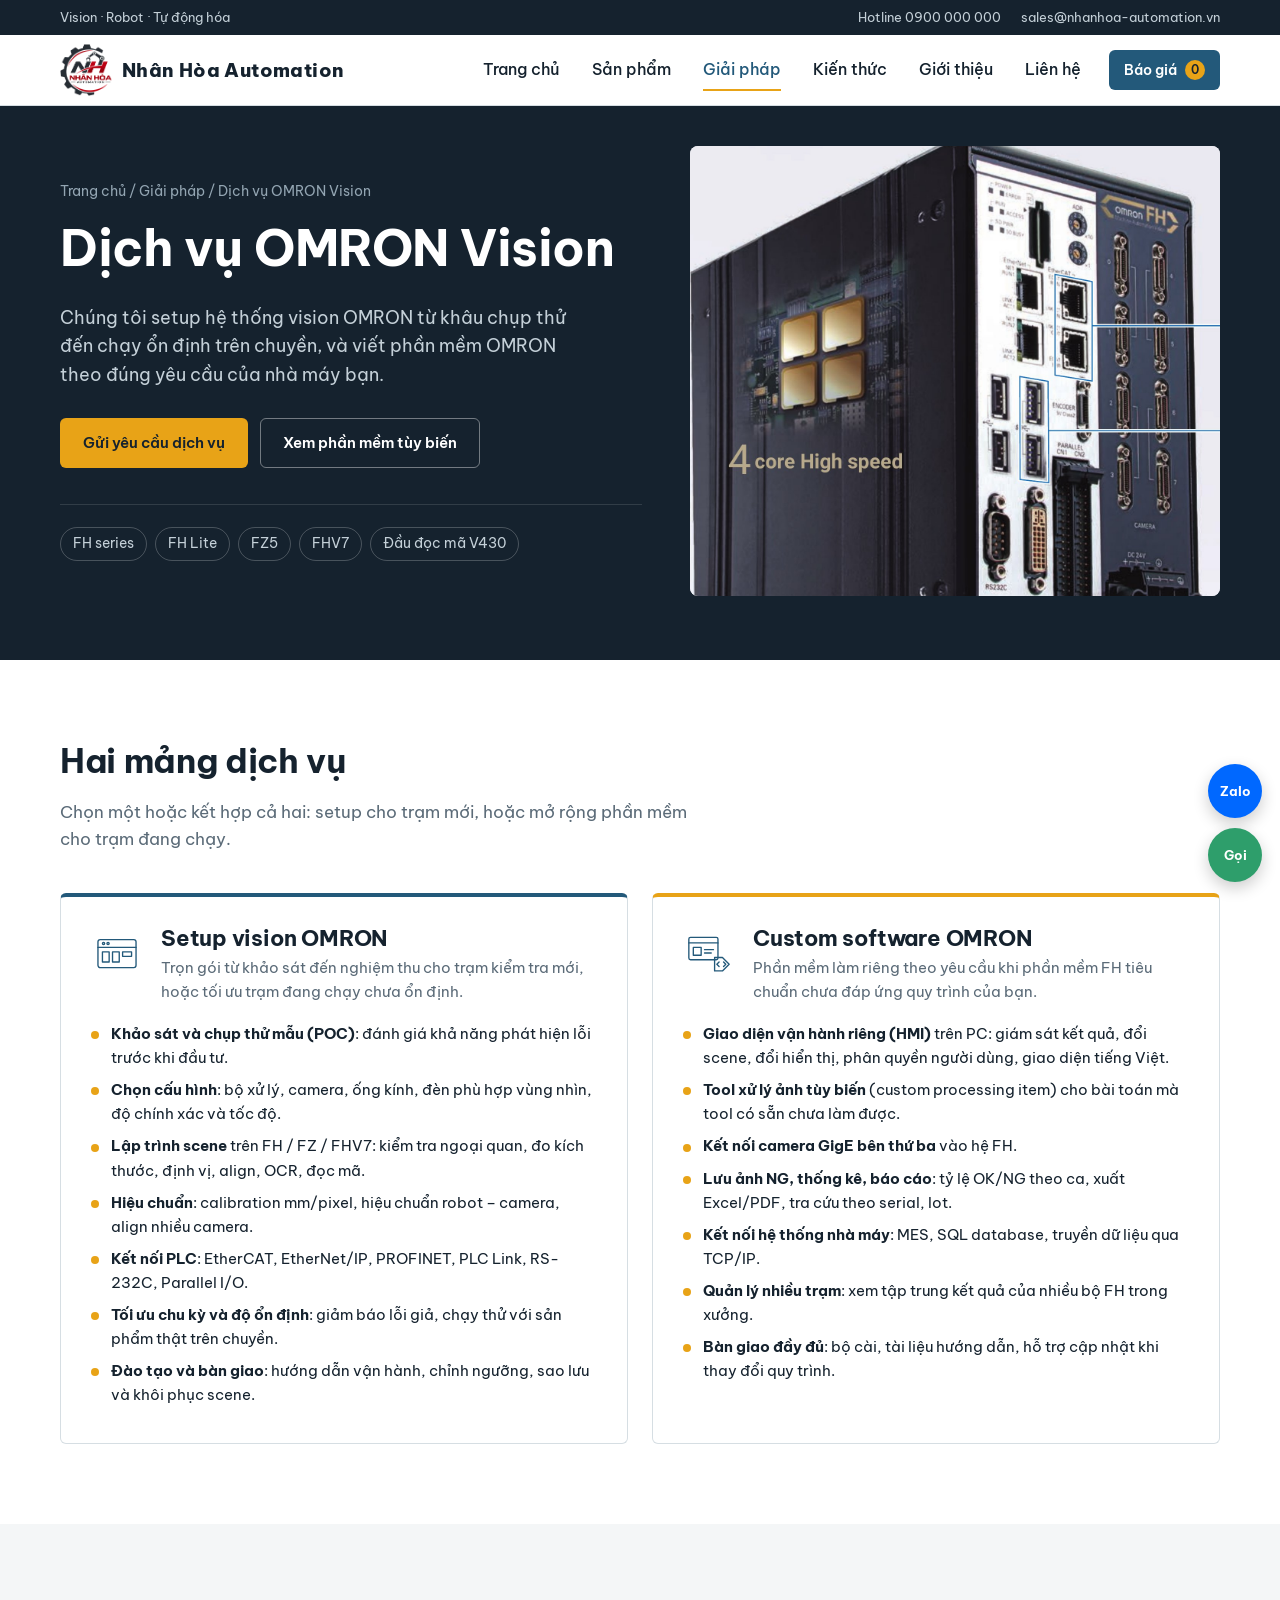
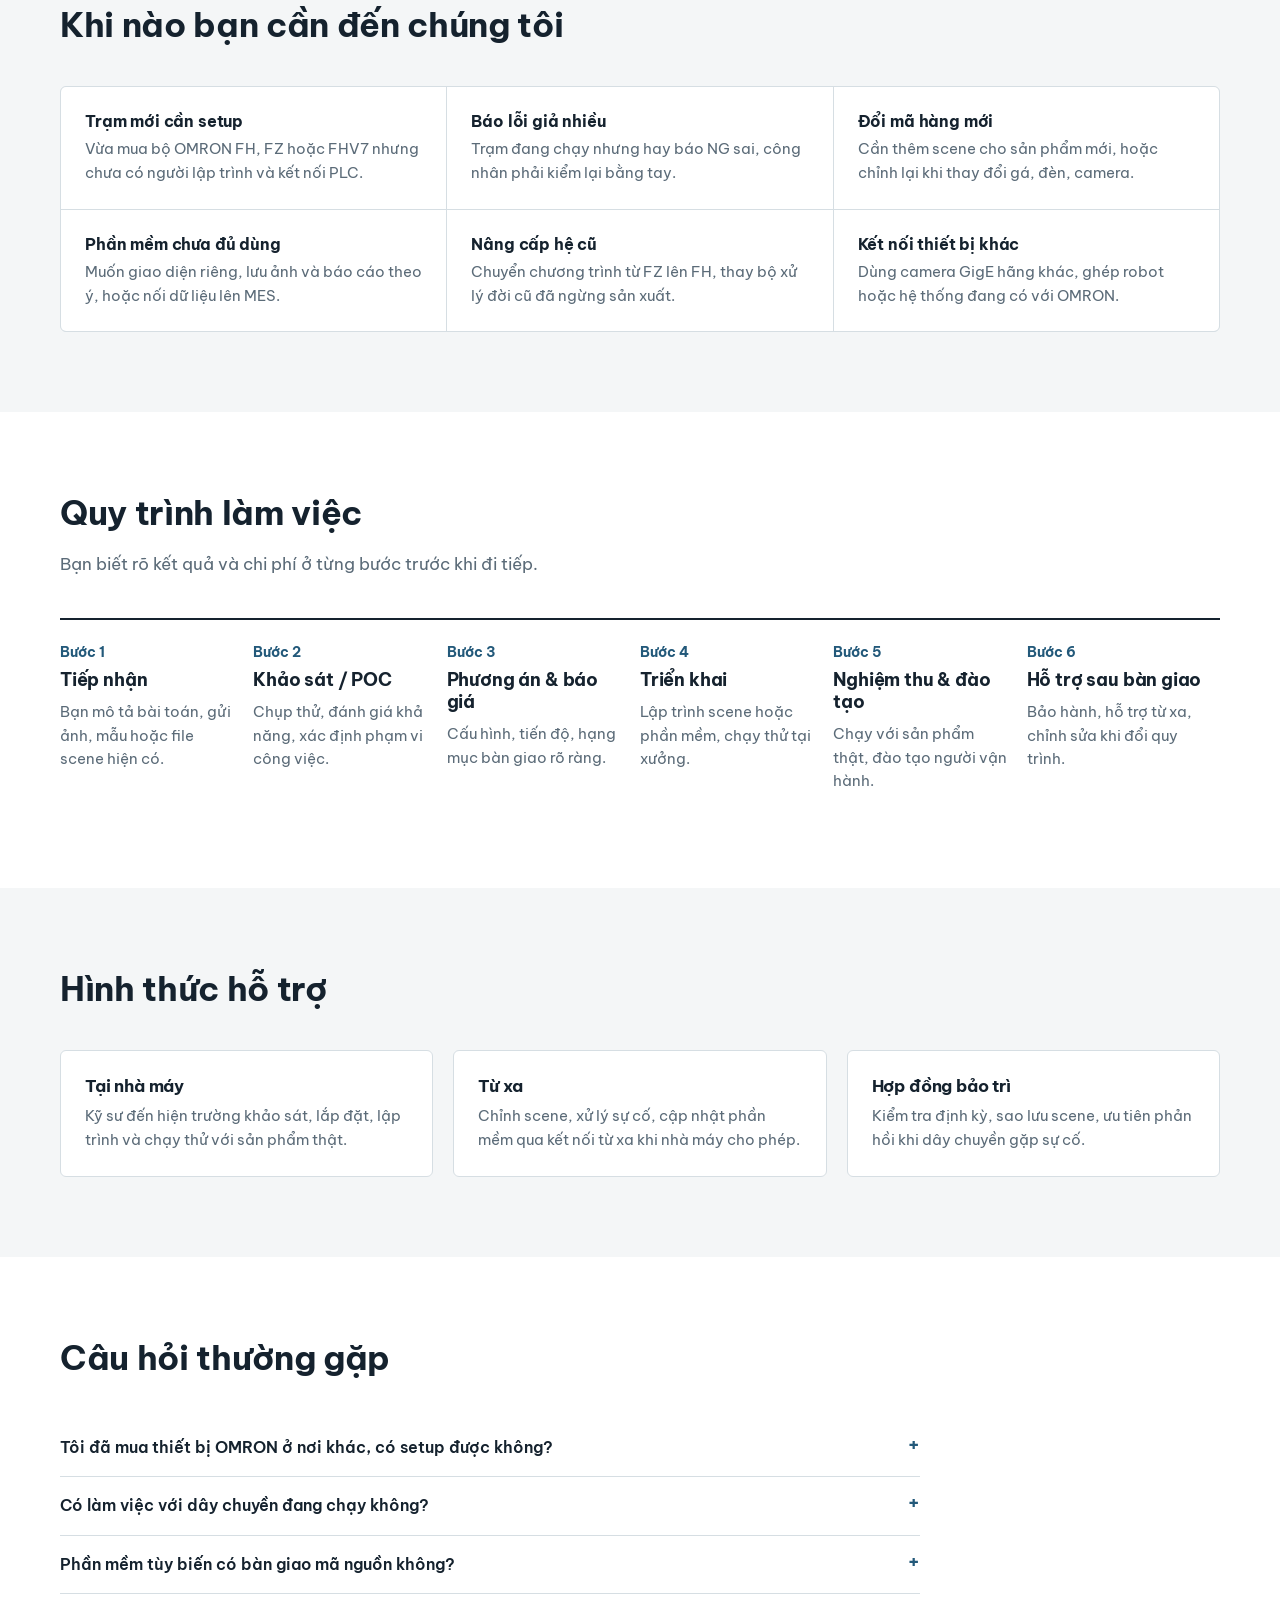
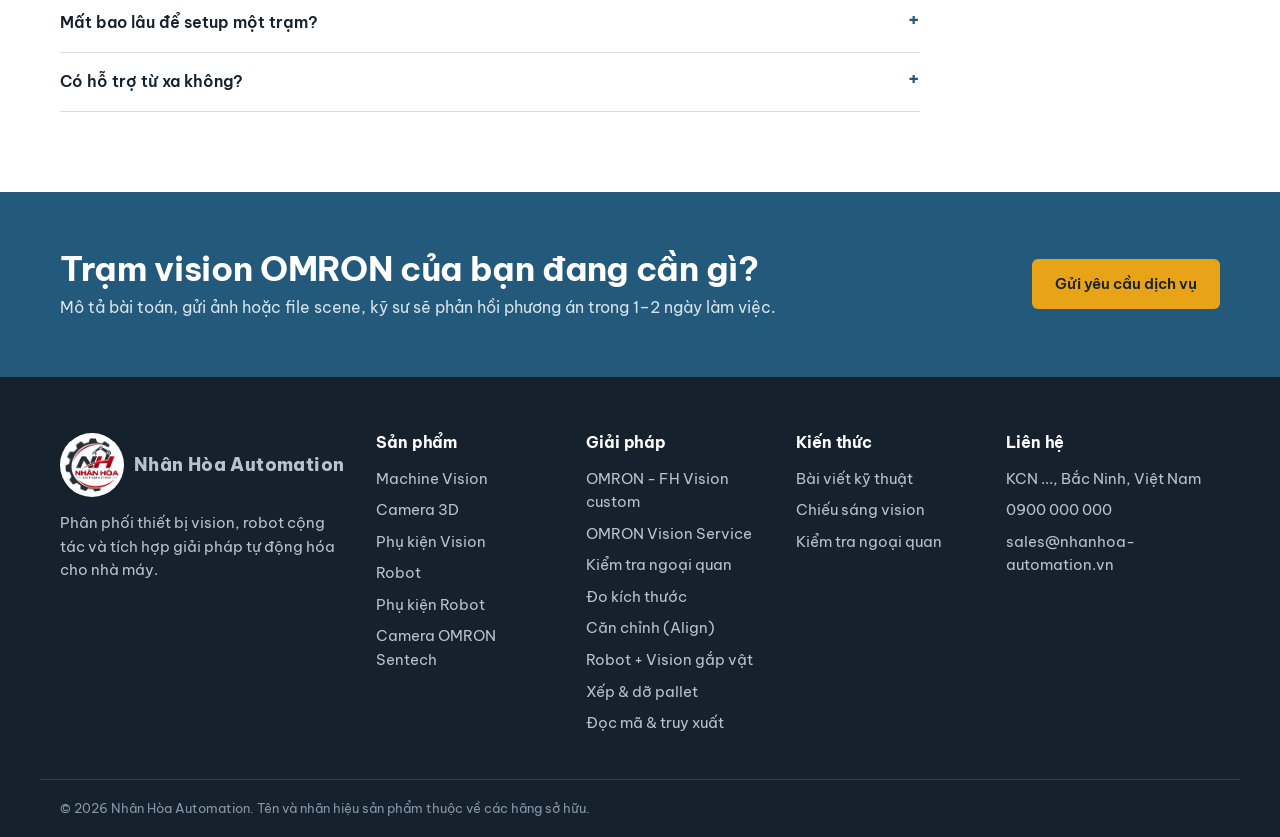
<file: dich-vu-omron.html>
<!doctype html>
<html lang="vi">
<head>
  <meta charset="utf-8">
  <meta name="viewport" content="width=device-width, initial-scale=1">
  <link rel="icon" type="image/png" sizes="32x32" href="assets/img/brand/favicon-32.png">
  <link rel="apple-touch-icon" href="assets/img/brand/apple-touch-icon.png">
  <meta name="theme-color" content="#15222e">
  <meta property="og:site_name" content="Nhân Hòa Automation">
  <meta property="og:type" content="website">
  <meta property="og:image" content="https://nguyendinhdz.github.io/nhanhoa-automation/assets/img/brand/og-image.jpg">
  <meta property="og:image:width" content="1200">
  <meta property="og:image:height" content="630">
  <title>Dịch vụ OMRON Vision – {SITE}</title>
  <meta name="description" content="Dịch vụ setup hệ thống vision OMRON FH, FZ, FHV7 và phát triển phần mềm OMRON theo yêu cầu: HMI riêng, tool xử lý tùy biến, kết nối PLC, MES, database.">
  <link rel="preconnect" href="https://fonts.googleapis.com">
  <link rel="preconnect" href="https://fonts.gstatic.com" crossorigin>
  <link href="https://fonts.googleapis.com/css2?family=Be+Vietnam+Pro:wght@400;500;600;700;800&display=swap" rel="stylesheet">
  <link rel="stylesheet" href="assets/css/style.css">
</head>
<body>
  <header id="site-header"></header>

  <main>
    <!-- HERO -->
    <section class="svc-hero">
      <div class="container svc-hero-in">
        <div>
          <div class="crumbs crumbs-light"><a href="index.html">Trang chủ</a> / <a href="giai-phap.html">Giải pháp</a> / Dịch vụ OMRON Vision</div>
          <h1>Dịch vụ OMRON Vision</h1>
          <p class="hero-lead">Chúng tôi setup hệ thống vision OMRON từ khâu chụp thử đến chạy ổn định trên chuyền, và viết phần mềm OMRON theo đúng yêu cầu của nhà máy bạn.</p>
          <div class="hero-actions">
            <a href="bao-gia.html?dv=omron#lien-he" class="btn btn-amber">Gửi yêu cầu dịch vụ</a>
            <a href="#custom-software" class="btn btn-outline-light">Xem phần mềm tùy biến</a>
          </div>
          <ul class="svc-models" aria-label="Thiết bị hỗ trợ">
            <li>FH series</li><li>FH Lite</li><li>FZ5</li><li>FHV7</li><li>Đầu đọc mã V430</li>
          </ul>
        </div>
        <figure class="svc-hero-img">
          <img src="assets/img/omron/fh-controller-banner.jpg" alt="Bộ xử lý ảnh OMRON FH">
        </figure>
      </div>
    </section>

    <!-- 2 MẢNG DỊCH VỤ -->
    <section class="section">
      <div class="container">
        <div class="section-head">
          <h2>Hai mảng dịch vụ</h2>
          <p>Chọn một hoặc kết hợp cả hai: setup cho trạm mới, hoặc mở rộng phần mềm cho trạm đang chạy.</p>
        </div>

        <div class="svc-split">
          <article class="svc-card" id="setup">
            <div class="svc-card-head">
              <span class="svc-ico"></span>
              <div>
                <h3>Setup vision OMRON</h3>
                <p>Trọn gói từ khảo sát đến nghiệm thu cho trạm kiểm tra mới, hoặc tối ưu trạm đang chạy chưa ổn định.</p>
              </div>
            </div>
            <ul class="feature-list">
              <li><strong>Khảo sát và chụp thử mẫu (POC)</strong>: đánh giá khả năng phát hiện lỗi trước khi đầu tư.</li>
              <li><strong>Chọn cấu hình</strong>: bộ xử lý, camera, ống kính, đèn phù hợp vùng nhìn, độ chính xác và tốc độ.</li>
              <li><strong>Lập trình scene</strong> trên FH / FZ / FHV7: kiểm tra ngoại quan, đo kích thước, định vị, align, OCR, đọc mã.</li>
              <li><strong>Hiệu chuẩn</strong>: calibration mm/pixel, hiệu chuẩn robot – camera, align nhiều camera.</li>
              <li><strong>Kết nối PLC</strong>: EtherCAT, EtherNet/IP, PROFINET, PLC Link, RS-232C, Parallel I/O.</li>
              <li><strong>Tối ưu chu kỳ và độ ổn định</strong>: giảm báo lỗi giả, chạy thử với sản phẩm thật trên chuyền.</li>
              <li><strong>Đào tạo và bàn giao</strong>: hướng dẫn vận hành, chỉnh ngưỡng, sao lưu và khôi phục scene.</li>
            </ul>
          </article>

          <article class="svc-card" id="custom-software">
            <div class="svc-card-head">
              <span class="svc-ico"></span>
              <div>
                <h3>Custom software OMRON</h3>
                <p>Phần mềm làm riêng theo yêu cầu khi phần mềm FH tiêu chuẩn chưa đáp ứng quy trình của bạn.</p>
              </div>
            </div>
            <ul class="feature-list">
              <li><strong>Giao diện vận hành riêng (HMI)</strong> trên PC: giám sát kết quả, đổi scene, đổi hiển thị, phân quyền người dùng, giao diện tiếng Việt.</li>
              <li><strong>Tool xử lý ảnh tùy biến</strong> (custom processing item) cho bài toán mà tool có sẵn chưa làm được.</li>
              <li><strong>Kết nối camera GigE bên thứ ba</strong> vào hệ FH.</li>
              <li><strong>Lưu ảnh NG, thống kê, báo cáo</strong>: tỷ lệ OK/NG theo ca, xuất Excel/PDF, tra cứu theo serial, lot.</li>
              <li><strong>Kết nối hệ thống nhà máy</strong>: MES, SQL database, truyền dữ liệu qua TCP/IP.</li>
              <li><strong>Quản lý nhiều trạm</strong>: xem tập trung kết quả của nhiều bộ FH trong xưởng.</li>
              <li><strong>Bàn giao đầy đủ</strong>: bộ cài, tài liệu hướng dẫn, hỗ trợ cập nhật khi thay đổi quy trình.</li>
            </ul>
          </article>
        </div>
      </div>
    </section>

    <!-- KHI NÀO CẦN -->
    <section class="section section-alt">
      <div class="container">
        <div class="section-head">
          <h2>Khi nào bạn cần đến chúng tôi</h2>
        </div>
        <div class="svc-cases" id="svc-cases"></div>
      </div>
    </section>

    <!-- QUY TRÌNH -->
    <section class="section">
      <div class="container">
        <div class="section-head">
          <h2>Quy trình làm việc</h2>
          <p>Bạn biết rõ kết quả và chi phí ở từng bước trước khi đi tiếp.</p>
        </div>
        <ol class="process process-6" id="svc-process"></ol>
      </div>
    </section>

    <!-- HÌNH THỨC -->
    <section class="section section-alt">
      <div class="container">
        <div class="section-head">
          <h2>Hình thức hỗ trợ</h2>
        </div>
        <div class="svc-plans">
          <div class="svc-plan">
            <h3>Tại nhà máy</h3>
            <p>Kỹ sư đến hiện trường khảo sát, lắp đặt, lập trình và chạy thử với sản phẩm thật.</p>
          </div>
          <div class="svc-plan">
            <h3>Từ xa</h3>
            <p>Chỉnh scene, xử lý sự cố, cập nhật phần mềm qua kết nối từ xa khi nhà máy cho phép.</p>
          </div>
          <div class="svc-plan">
            <h3>Hợp đồng bảo trì</h3>
            <p>Kiểm tra định kỳ, sao lưu scene, ưu tiên phản hồi khi dây chuyền gặp sự cố.</p>
          </div>
        </div>
      </div>
    </section>

    <!-- HỎI ĐÁP -->
    <section class="section">
      <div class="container svc-faq-wrap">
        <div class="section-head">
          <h2>Câu hỏi thường gặp</h2>
        </div>
        <div class="svc-faq" id="svc-faq"></div>
      </div>
    </section>

    <section class="cta">
      <div class="container cta-in">
        <div>
          <h2>Trạm vision OMRON của bạn đang cần gì?</h2>
          <p>Mô tả bài toán, gửi ảnh hoặc file scene, kỹ sư sẽ phản hồi phương án trong 1–2 ngày làm việc.</p>
        </div>
        <a href="bao-gia.html?dv=omron#lien-he" class="btn btn-amber">Gửi yêu cầu dịch vụ</a>
      </div>
    </section>
  </main>

  <footer id="site-footer" class="site-footer"></footer>

  <script src="assets/js/data.js"></script>
  <script src="assets/js/sentech.js"></script>
  <script src="assets/js/main.js"></script>
  <script>
    initPage("solutions");

    // icon trong 2 thẻ dịch vụ
    document.querySelectorAll(".svc-ico").forEach((el, i) => {
      el.innerHTML = iconSVG(i === 0 ? "controller" : "fhcustom");
    });

    const CASES = [
      { t: "Trạm mới cần setup", d: "Vừa mua bộ OMRON FH, FZ hoặc FHV7 nhưng chưa có người lập trình và kết nối PLC." },
      { t: "Báo lỗi giả nhiều", d: "Trạm đang chạy nhưng hay báo NG sai, công nhân phải kiểm lại bằng tay." },
      { t: "Đổi mã hàng mới", d: "Cần thêm scene cho sản phẩm mới, hoặc chỉnh lại khi thay đổi gá, đèn, camera." },
      { t: "Phần mềm chưa đủ dùng", d: "Muốn giao diện riêng, lưu ảnh và báo cáo theo ý, hoặc nối dữ liệu lên MES." },
      { t: "Nâng cấp hệ cũ", d: "Chuyển chương trình từ FZ lên FH, thay bộ xử lý đời cũ đã ngừng sản xuất." },
      { t: "Kết nối thiết bị khác", d: "Dùng camera GigE hãng khác, ghép robot hoặc hệ thống đang có với OMRON." },
    ];
    document.getElementById("svc-cases").innerHTML = CASES.map((c) =>
      `<div class="svc-case"><h3>${c.t}</h3><p>${c.d}</p></div>`).join("");

    const STEPS = [
      { name: "Tiếp nhận", text: "Bạn mô tả bài toán, gửi ảnh, mẫu hoặc file scene hiện có." },
      { name: "Khảo sát / POC", text: "Chụp thử, đánh giá khả năng, xác định phạm vi công việc." },
      { name: "Phương án & báo giá", text: "Cấu hình, tiến độ, hạng mục bàn giao rõ ràng." },
      { name: "Triển khai", text: "Lập trình scene hoặc phần mềm, chạy thử tại xưởng." },
      { name: "Nghiệm thu & đào tạo", text: "Chạy với sản phẩm thật, đào tạo người vận hành." },
      { name: "Hỗ trợ sau bàn giao", text: "Bảo hành, hỗ trợ từ xa, chỉnh sửa khi đổi quy trình." },
    ];
    document.getElementById("svc-process").innerHTML = STEPS.map((s) =>
      `<li><h3>${s.name}</h3><p>${s.text}</p></li>`).join("");

    const FAQ = [
      { q: "Tôi đã mua thiết bị OMRON ở nơi khác, có setup được không?", a: "Được. Chúng tôi nhận setup và hỗ trợ cho hệ OMRON FH, FH Lite, FZ5, FHV7 bất kể bạn mua ở đâu." },
      { q: "Có làm việc với dây chuyền đang chạy không?", a: "Có. Chúng tôi lên kế hoạch chỉnh sửa vào thời gian dừng máy, sao lưu scene trước khi thay đổi để luôn có thể quay lại bản cũ." },
      { q: "Phần mềm tùy biến có bàn giao mã nguồn không?", a: "Tùy thỏa thuận trong hợp đồng. Mặc định chúng tôi bàn giao bộ cài, tài liệu và hỗ trợ cập nhật; bàn giao mã nguồn có thể đưa vào phạm vi dự án." },
      { q: "Mất bao lâu để setup một trạm?", a: "Phụ thuộc độ khó của bài toán. Trạm kiểm tra đơn giản có thể xong trong vài ngày; bài toán nhiều camera, nhiều mã hàng hoặc cần phần mềm riêng sẽ có tiến độ cụ thể sau khảo sát." },
      { q: "Có hỗ trợ từ xa không?", a: "Có, khi nhà máy cho phép kết nối từ xa tới PC hoặc bộ FH. Cách này giúp xử lý sự cố nhanh mà không cần chờ kỹ sư đến." },
    ];
    document.getElementById("svc-faq").innerHTML = FAQ.map((f) =>
      `<details><summary>${f.q}</summary><p>${f.a}</p></details>`).join("");
  </script>
</body>
</html>
</file>
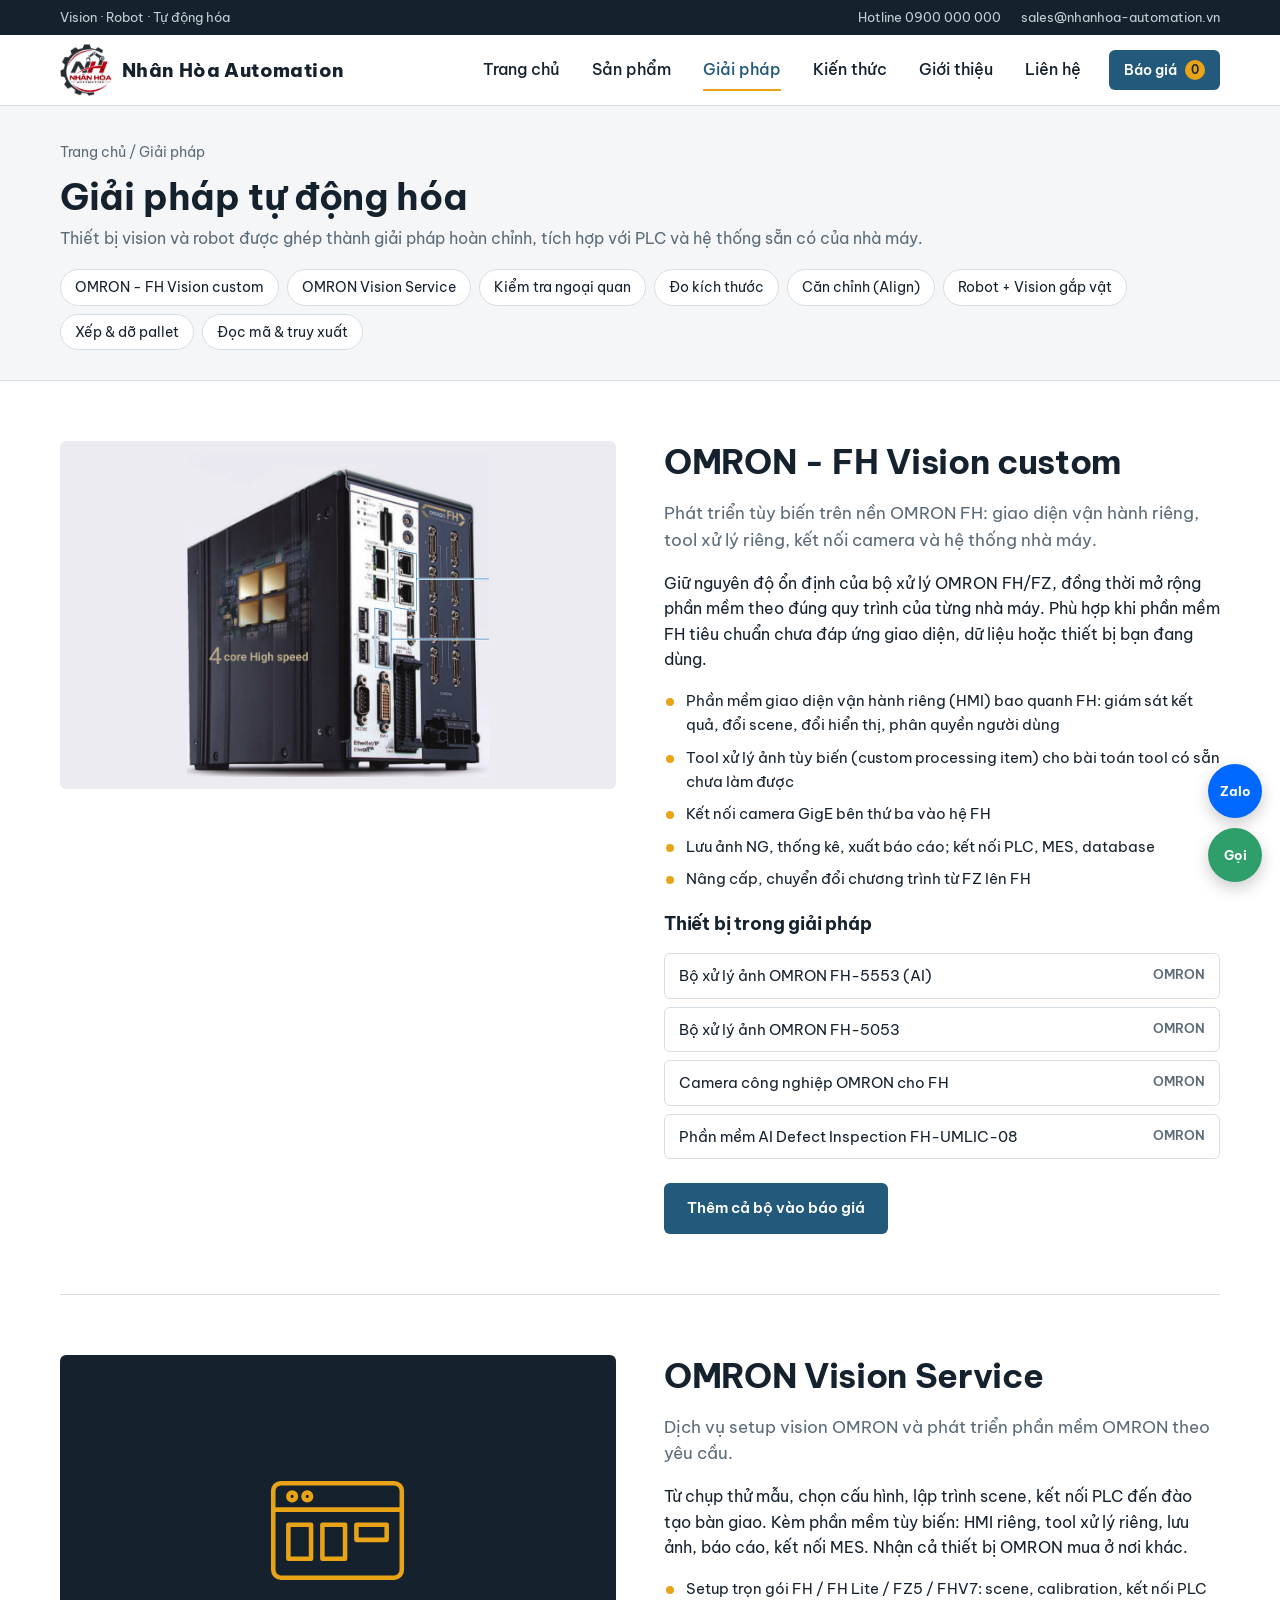
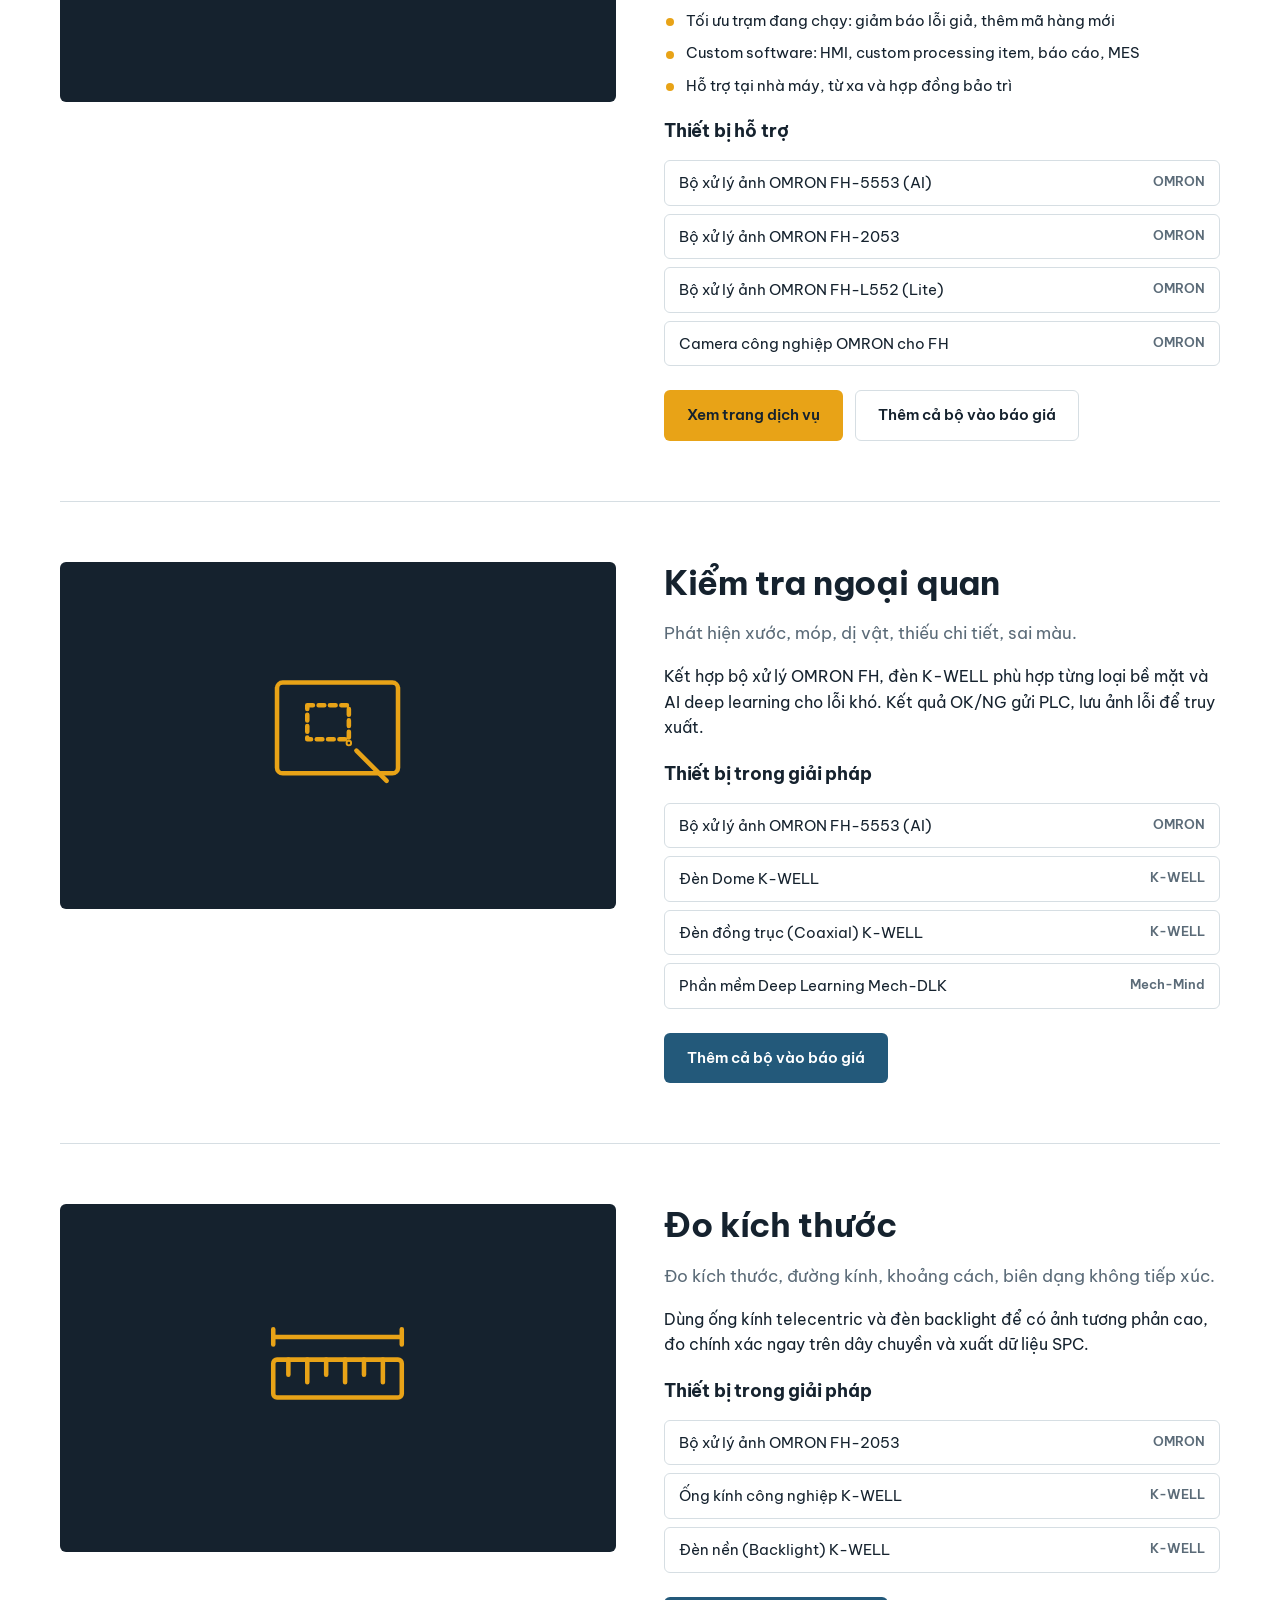
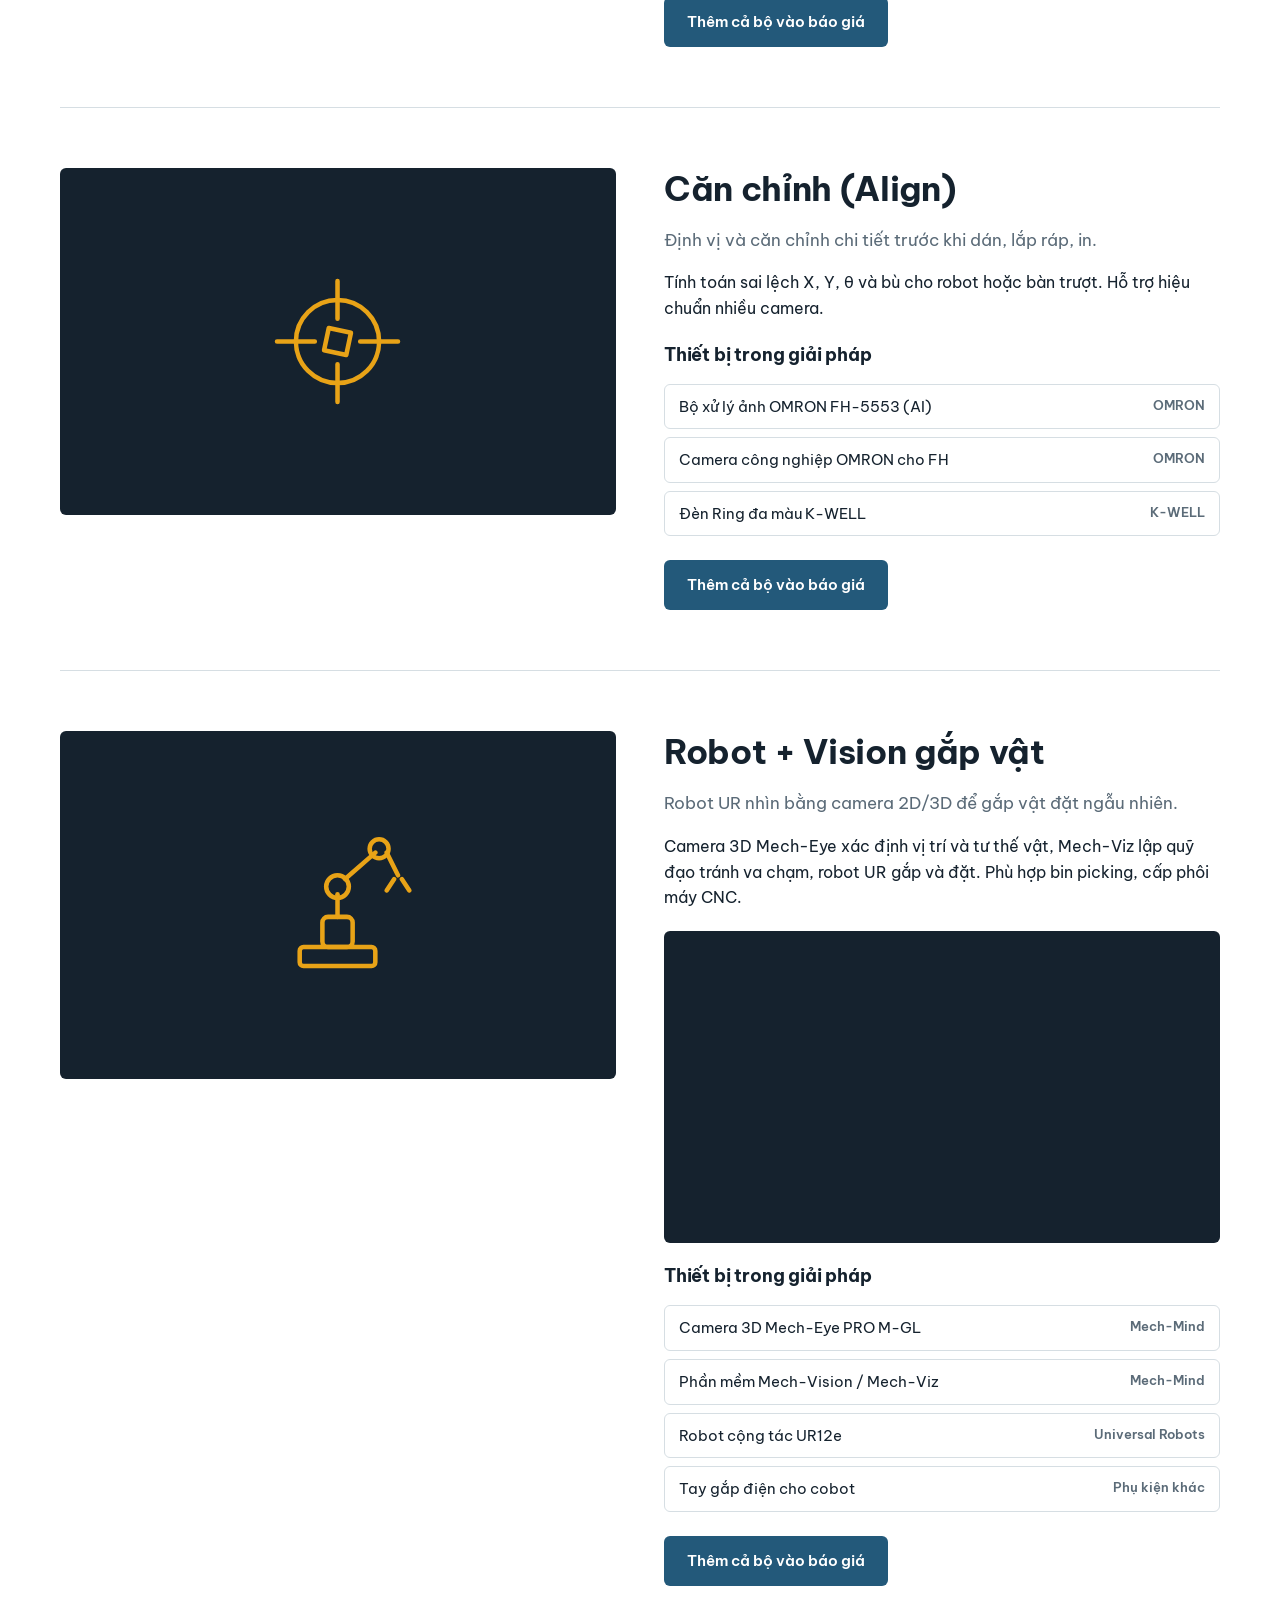
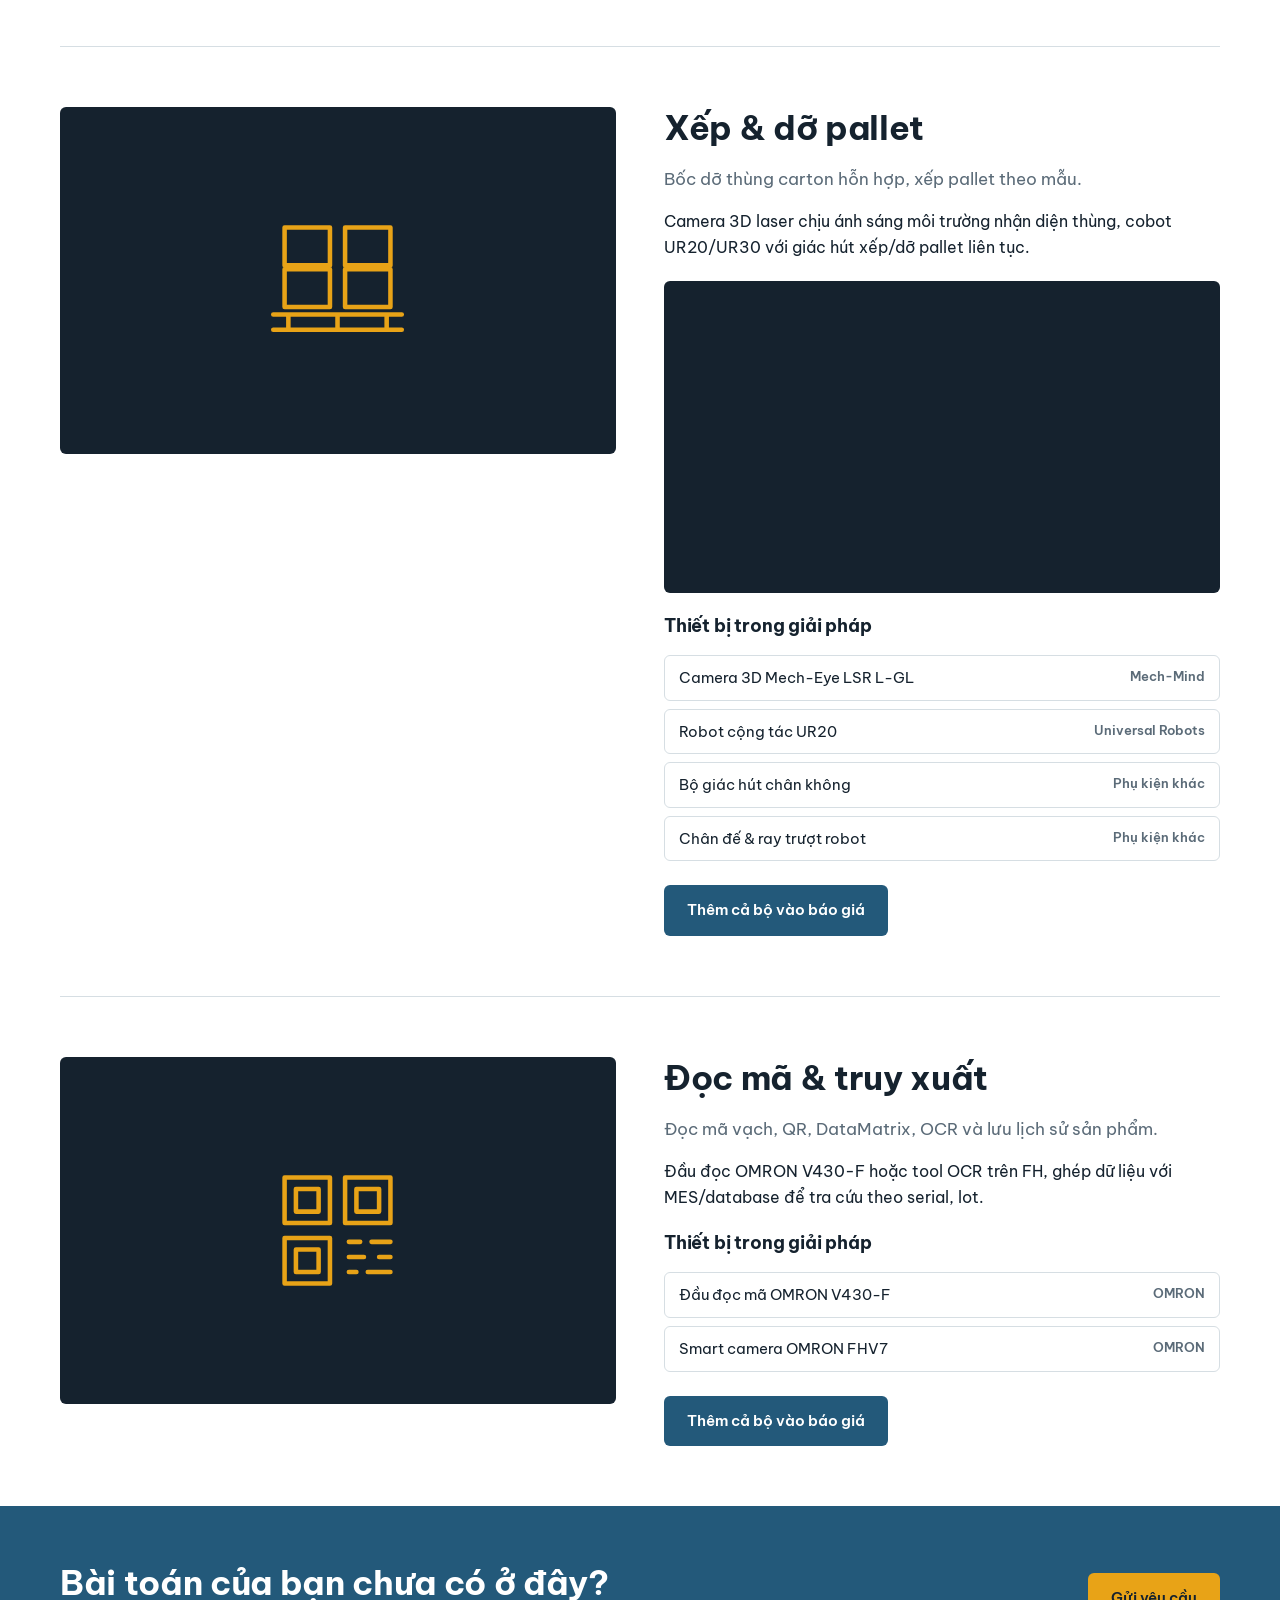
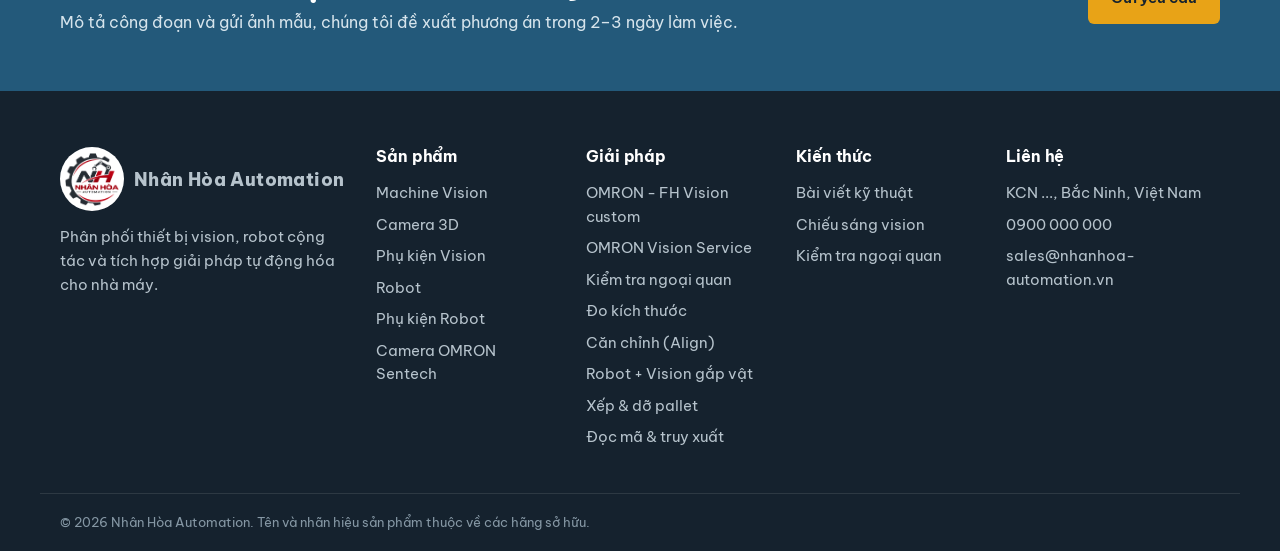
<file: giai-phap.html>
<!doctype html>
<html lang="vi">
<head>
  <meta charset="utf-8">
  <meta name="viewport" content="width=device-width, initial-scale=1">
  <link rel="icon" type="image/png" sizes="32x32" href="assets/img/brand/favicon-32.png">
  <link rel="apple-touch-icon" href="assets/img/brand/apple-touch-icon.png">
  <meta name="theme-color" content="#15222e">
  <meta property="og:site_name" content="Nhân Hòa Automation">
  <meta property="og:type" content="website">
  <meta property="og:image" content="https://nguyendinhdz.github.io/nhanhoa-automation/assets/img/brand/og-image.jpg">
  <meta property="og:image:width" content="1200">
  <meta property="og:image:height" content="630">
  <title>Giải pháp – {SITE}</title>
  <link rel="preconnect" href="https://fonts.googleapis.com">
  <link rel="preconnect" href="https://fonts.gstatic.com" crossorigin>
  <link href="https://fonts.googleapis.com/css2?family=Be+Vietnam+Pro:wght@400;500;600;700;800&display=swap" rel="stylesheet">
  <link rel="stylesheet" href="assets/css/style.css">
</head>
<body>
  <header id="site-header"></header>

  <main>
    <div class="page-head">
      <div class="container">
        <div class="crumbs"><a href="index.html">Trang chủ</a> / Giải pháp</div>
        <h1>Giải pháp tự động hóa</h1>
        <p>Thiết bị vision và robot được ghép thành giải pháp hoàn chỉnh, tích hợp với PLC và hệ thống sẵn có của nhà máy.</p>
        <nav class="sol-nav" id="sol-nav" aria-label="Chọn giải pháp"></nav>
      </div>
    </div>

    <div class="container" id="sol-list"></div>

    <section class="cta">
      <div class="container cta-in">
        <div>
          <h2>Bài toán của bạn chưa có ở đây?</h2>
          <p>Mô tả công đoạn và gửi ảnh mẫu, chúng tôi đề xuất phương án trong 2–3 ngày làm việc.</p>
        </div>
        <a href="bao-gia.html#lien-he" class="btn btn-amber">Gửi yêu cầu</a>
      </div>
    </section>
  </main>

  <footer id="site-footer" class="site-footer"></footer>

  <script src="assets/js/data.js"></script>
  <script src="assets/js/sentech.js"></script>
  <script src="assets/js/main.js"></script>
  <script>
    initPage("solutions");

    document.getElementById("sol-nav").innerHTML =
      SOLUTIONS.map((s) => `<a href="#${s.id}">${s.name}</a>`).join("");

    document.getElementById("sol-list").innerHTML = SOLUTIONS.map((s) => {
      const items = s.stack.map((pid) => PRODUCTS.find((p) => p.id === pid)).filter(Boolean);
      return `
        <article class="sol-block" id="${s.id}">
          <div class="sol-visual ${s.image ? "has-img" : ""}">${s.image ? `<img src="${s.image}" alt="${s.name}" loading="lazy">` : iconSVG(s.icon)}</div>
          <div>
            <h2>${s.name}</h2>
            <p class="lead">${s.short}</p>
            <p>${s.detail}</p>
            ${s.features ? `<ul class="feature-list">${s.features.map((f) => `<li>${f}</li>`).join("")}</ul>` : ""}
            ${s.video ? `<div style="margin:20px 0">${videoEmbed(s.video, s.name)}</div>` : ""}
            <h3 style="margin-top:22px">${s.link ? "Thiết bị hỗ trợ" : "Thiết bị trong giải pháp"}</h3>
            <ul class="stack-list">
              ${items.map((p) => `<li><a href="chi-tiet.html?id=${p.id}">${p.name}<span>${brandName(p.brand)}</span></a></li>`).join("")}
            </ul>
            <div class="hero-actions" style="margin-top:0">
              ${s.link ? `<a class="btn btn-amber" href="${s.link}">${s.linkText || "Xem chi tiết"}</a>` : ""}
              <button class="btn ${s.link ? "btn-ghost" : "btn-primary"}" data-add-set="${s.id}">Thêm cả bộ vào báo giá</button>
            </div>
          </div>
        </article>`;
    }).join("");

    document.addEventListener("click", (e) => {
      const b = e.target.closest("[data-add-set]"); if (!b) return;
      const s = SOLUTIONS.find((x) => x.id === b.dataset.addSet);
      s.stack.forEach((pid) => Quote.add(pid));
    });
  </script>
</body>
</html>
</file>
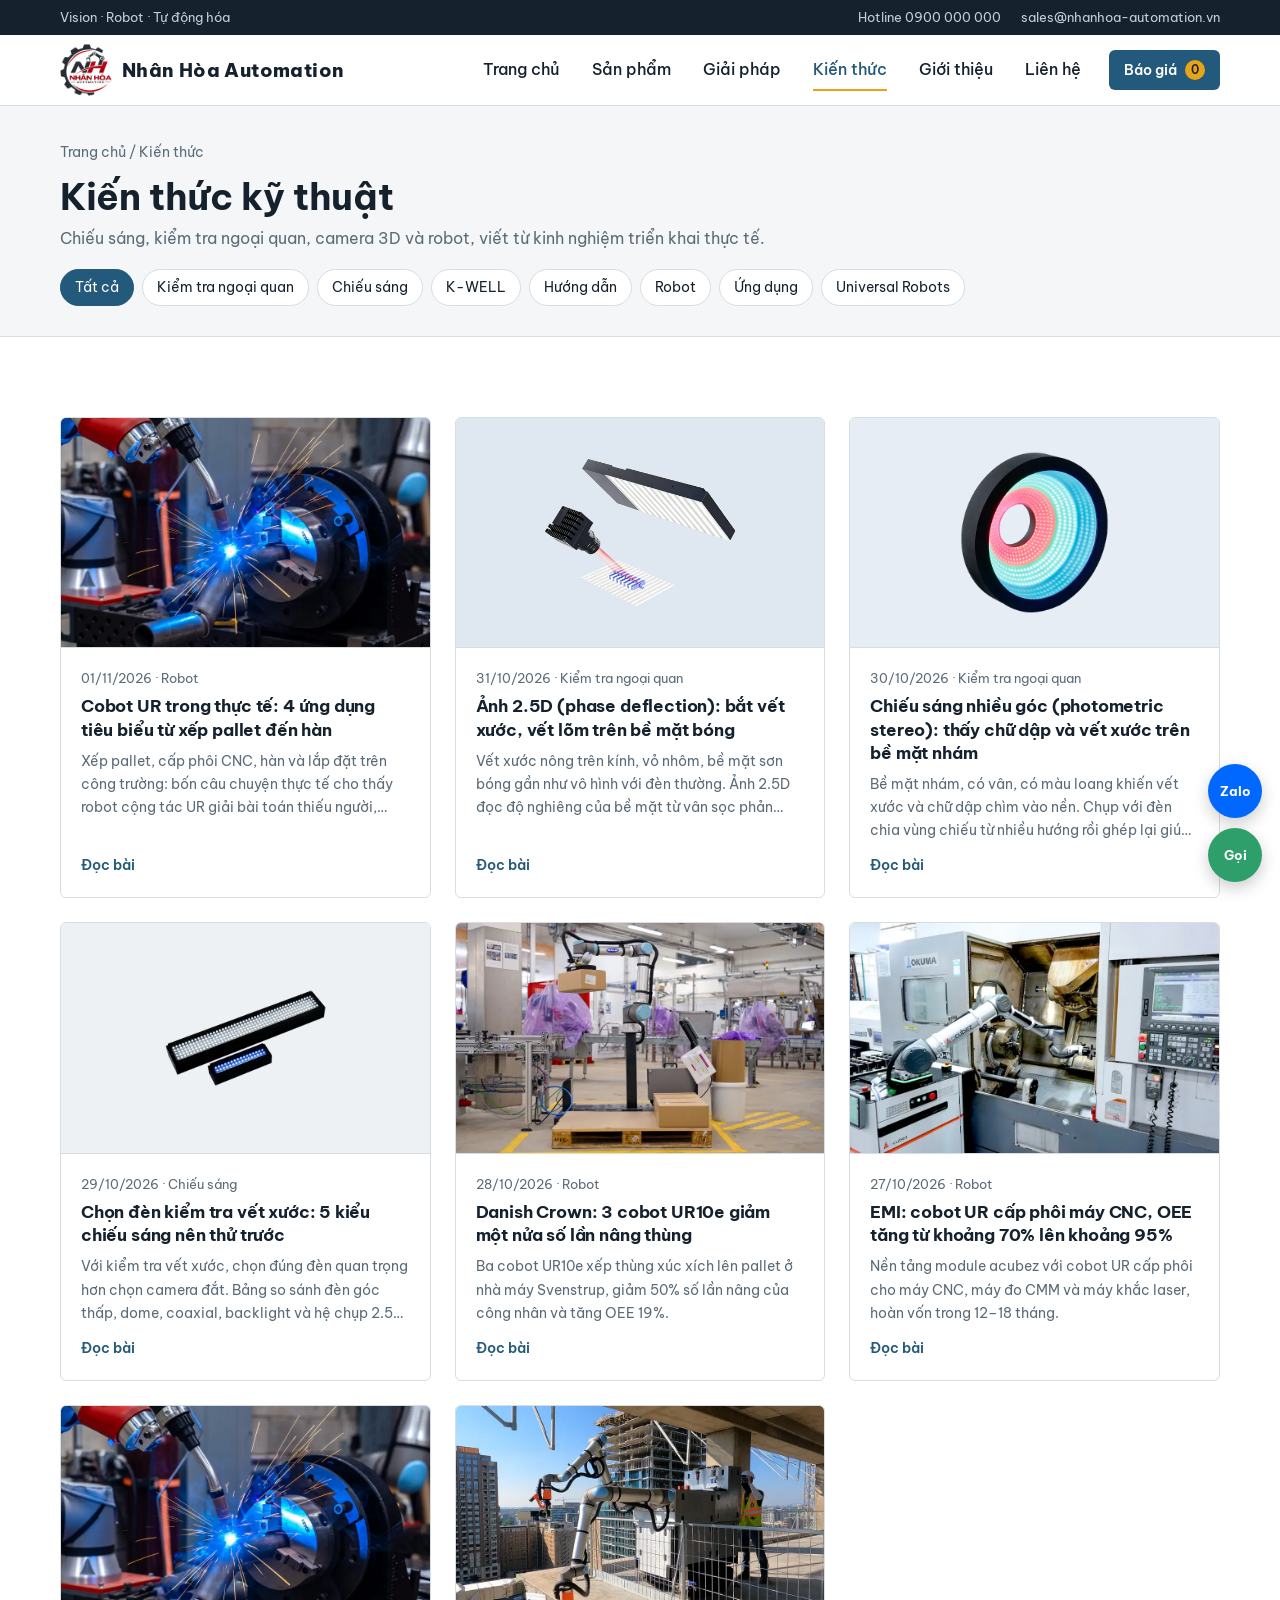
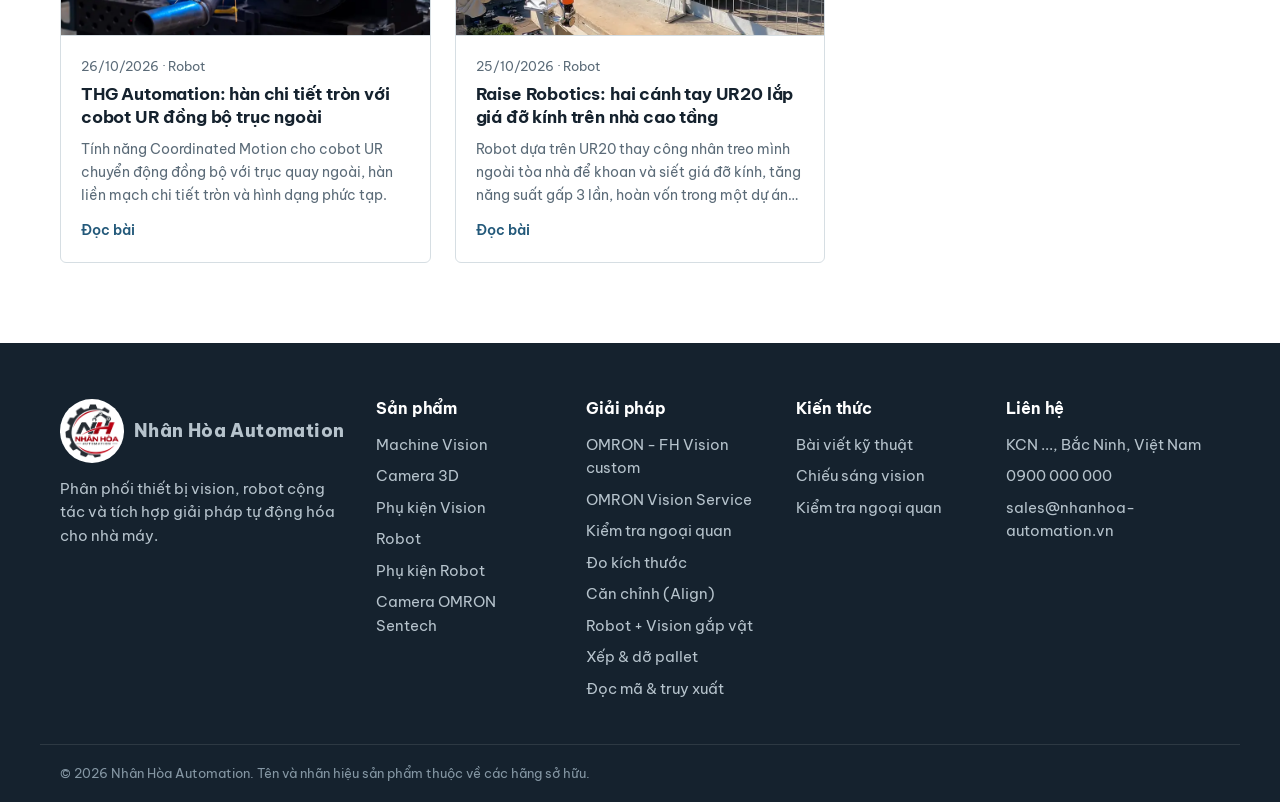
<file: kien-thuc.html>
<!doctype html>
<html lang="vi">
<head>
  <meta charset="utf-8">
  <meta name="viewport" content="width=device-width, initial-scale=1">
  <link rel="icon" type="image/png" sizes="32x32" href="assets/img/brand/favicon-32.png">
  <link rel="apple-touch-icon" href="assets/img/brand/apple-touch-icon.png">
  <meta name="theme-color" content="#15222e">
  <meta property="og:site_name" content="Nhân Hòa Automation">
  <meta property="og:type" content="website">
  <meta property="og:image" content="https://nguyendinhdz.github.io/nhanhoa-automation/assets/img/brand/og-image.jpg">
  <meta property="og:image:width" content="1200">
  <meta property="og:image:height" content="630">
  <title>Kiến thức kỹ thuật – {SITE}</title>
  <meta name="description" content="Bài viết kỹ thuật về chiếu sáng vision, kiểm tra ngoại quan, camera 3D và robot.">
  <link rel="preconnect" href="https://fonts.googleapis.com">
  <link rel="preconnect" href="https://fonts.gstatic.com" crossorigin>
  <link href="https://fonts.googleapis.com/css2?family=Be+Vietnam+Pro:wght@400;500;600;700;800&display=swap" rel="stylesheet">
  <link rel="stylesheet" href="assets/css/style.css">
</head>
<body>
  <header id="site-header"></header>

  <main>
    <div class="page-head">
      <div class="container">
        <div class="crumbs"><a href="index.html">Trang chủ</a> / Kiến thức</div>
        <h1>Kiến thức kỹ thuật</h1>
        <p>Chiếu sáng, kiểm tra ngoại quan, camera 3D và robot, viết từ kinh nghiệm triển khai thực tế.</p>
        <nav class="sol-nav" id="tag-nav" aria-label="Lọc theo chủ đề"></nav>
      </div>
    </div>

    <section class="section">
      <div class="container">
        <div class="agrid" id="alist"></div>
      </div>
    </section>
  </main>

  <footer id="site-footer" class="site-footer"></footer>

  <script src="assets/js/data.js"></script>
  <script src="assets/js/sentech.js"></script>
  <script src="assets/js/main.js"></script>
  <script src="assets/js/articles.js"></script>
  <script>
    initPage("articles");

    const tags = [...new Set(ARTICLES.flatMap((a) => a.tags))];
    let current = new URLSearchParams(location.search).get("tag") || "";

    function render() {
      document.getElementById("tag-nav").innerHTML =
        [`<a href="#" data-tag="" class="${!current ? "is-active" : ""}">Tất cả</a>`]
          .concat(tags.map((t) => `<a href="#" data-tag="${t}" class="${current === t ? "is-active" : ""}">${t}</a>`)).join("");
      const list = ARTICLES
        .filter((a) => !current || a.tags.includes(current))
        .sort((a, b) => b.date.localeCompare(a.date));
      document.getElementById("alist").innerHTML = list.map(articleCard).join("");
    }

    document.getElementById("tag-nav").addEventListener("click", (e) => {
      const a = e.target.closest("[data-tag]"); if (!a) return;
      e.preventDefault(); current = a.dataset.tag; render();
    });
    render();
  </script>
</body>
</html>
</file>
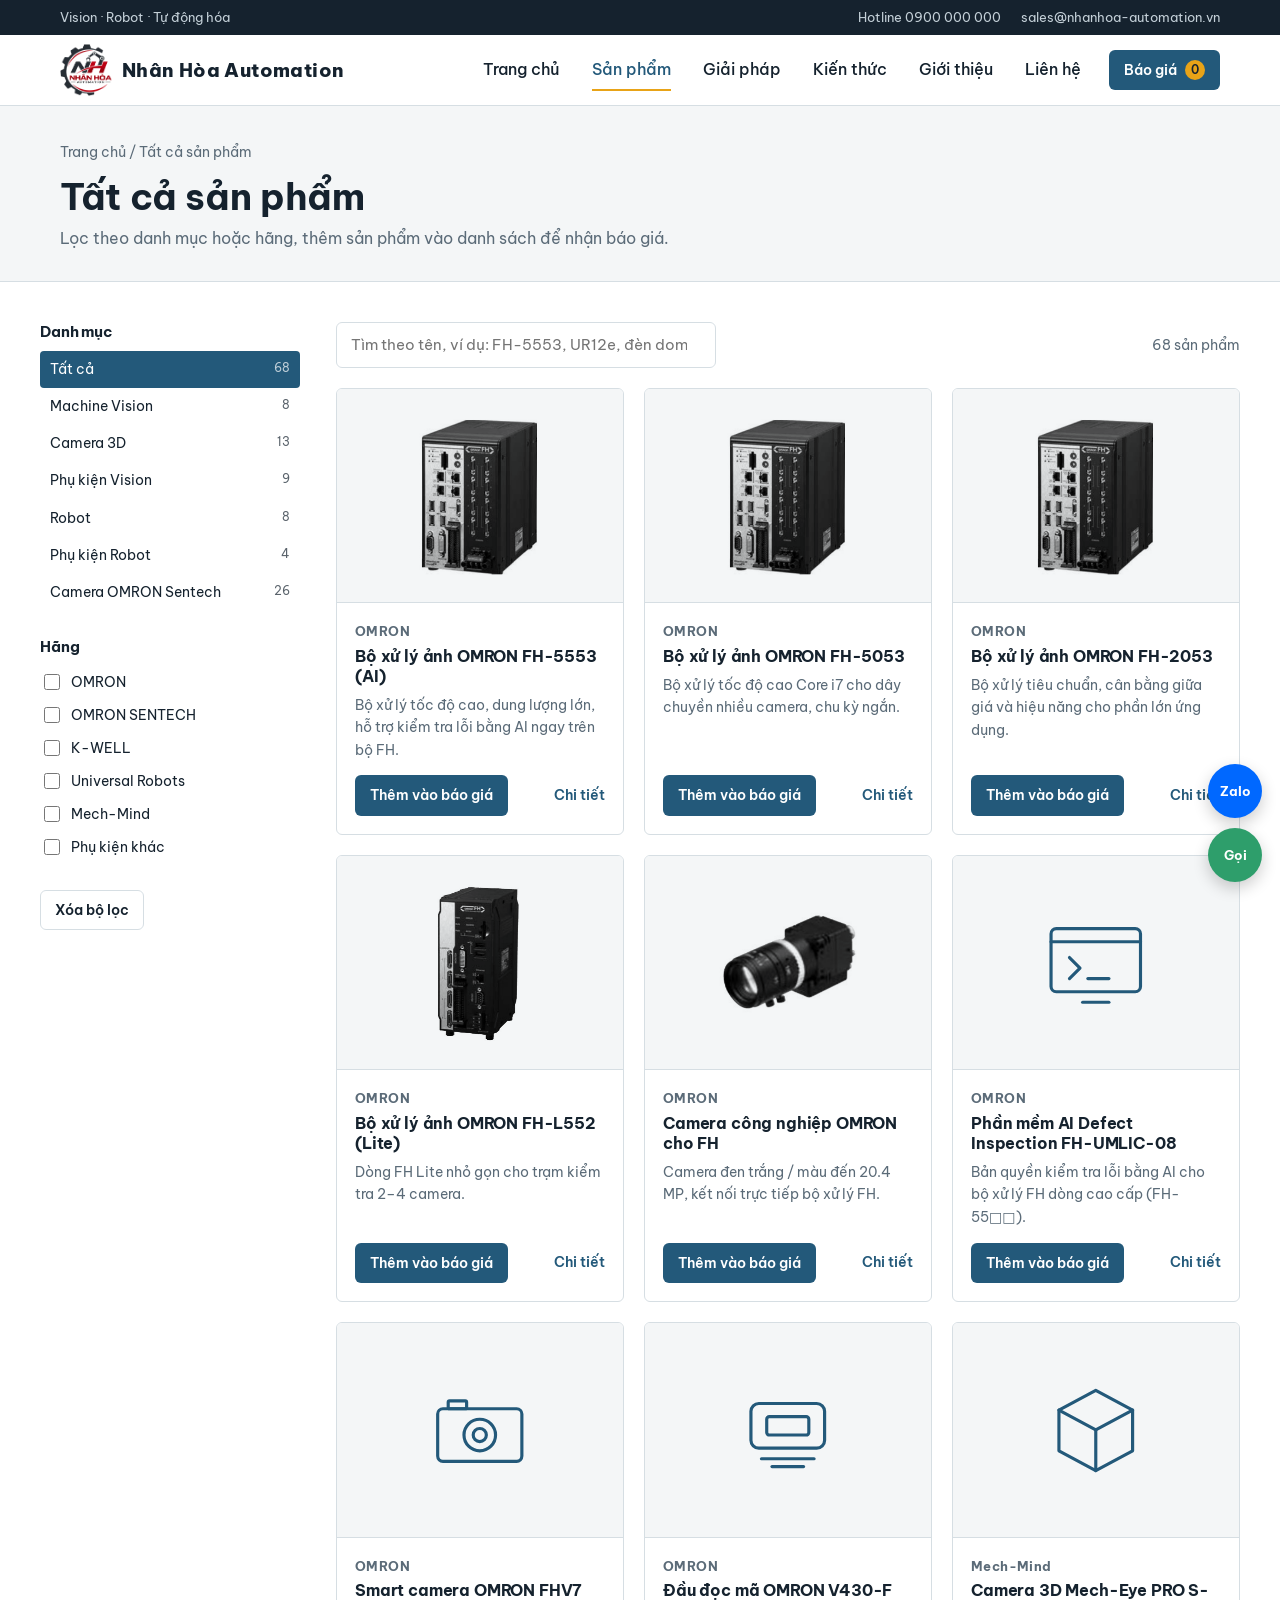
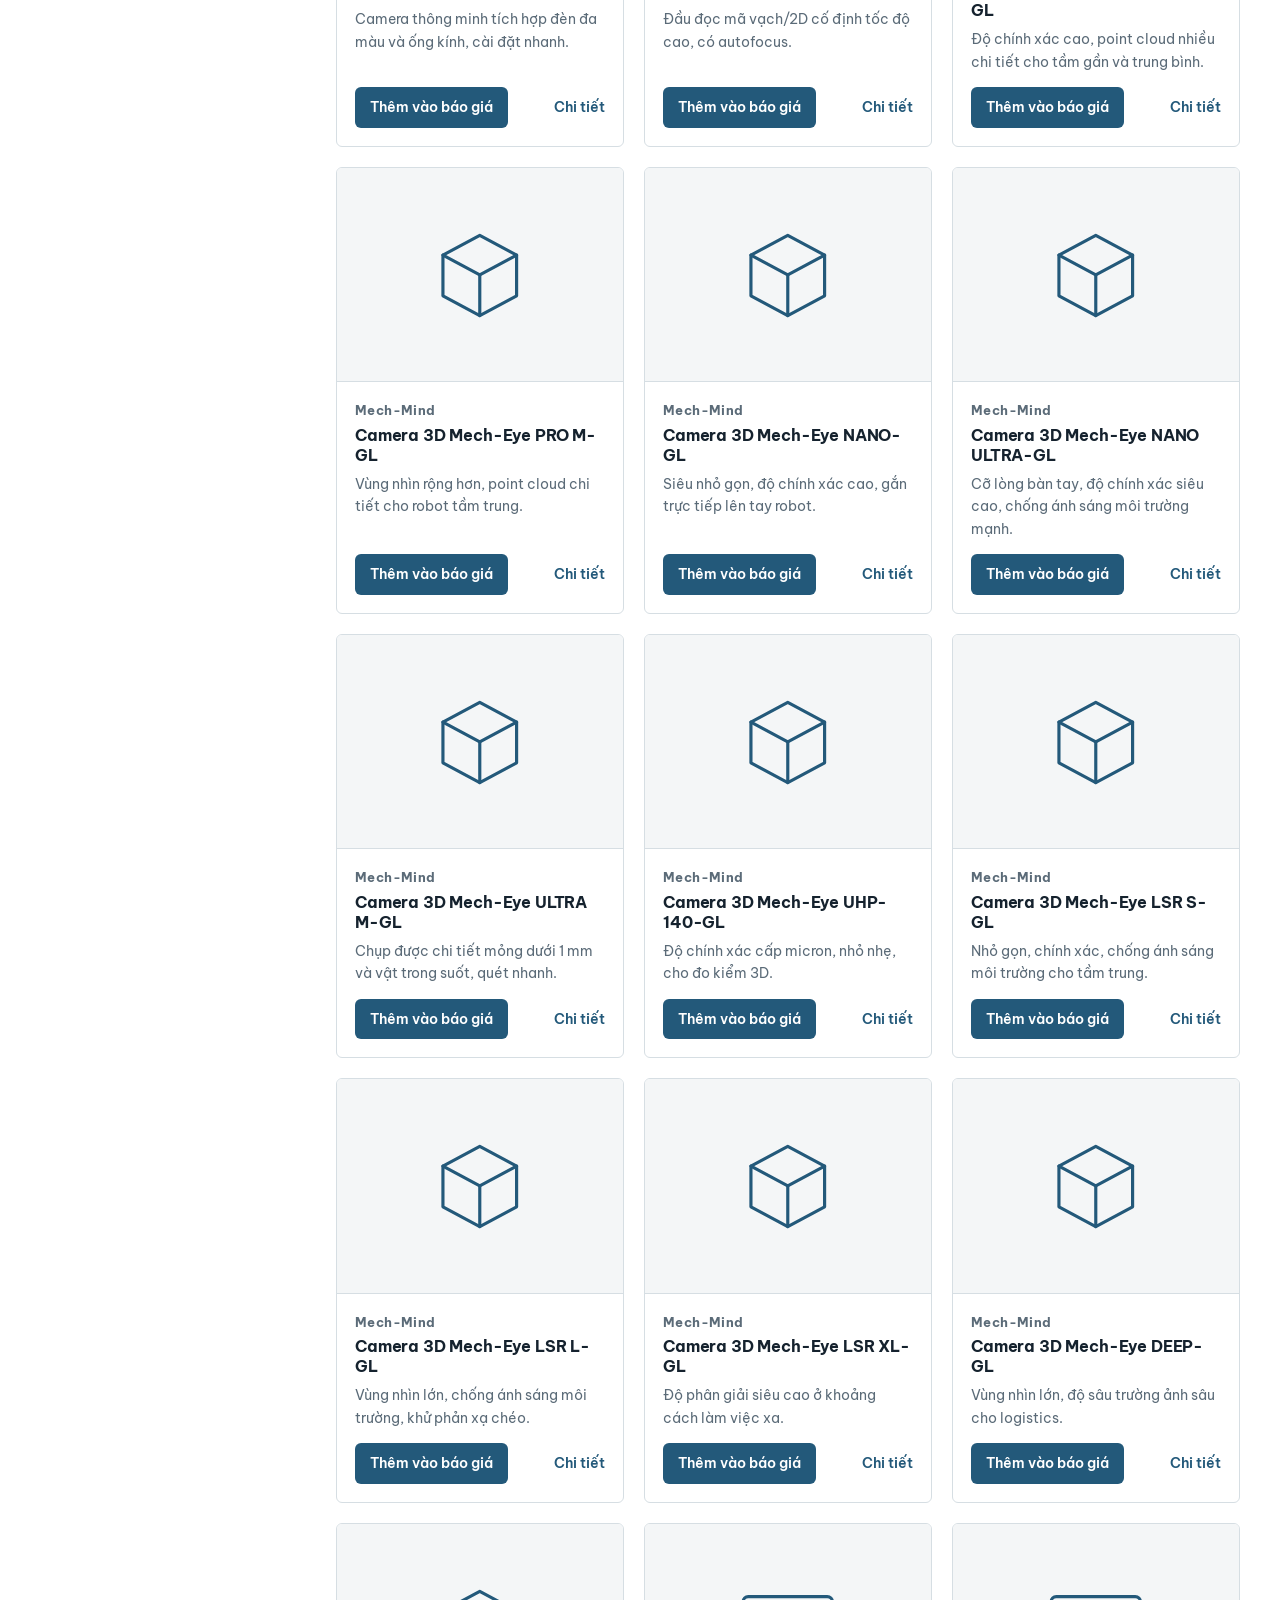
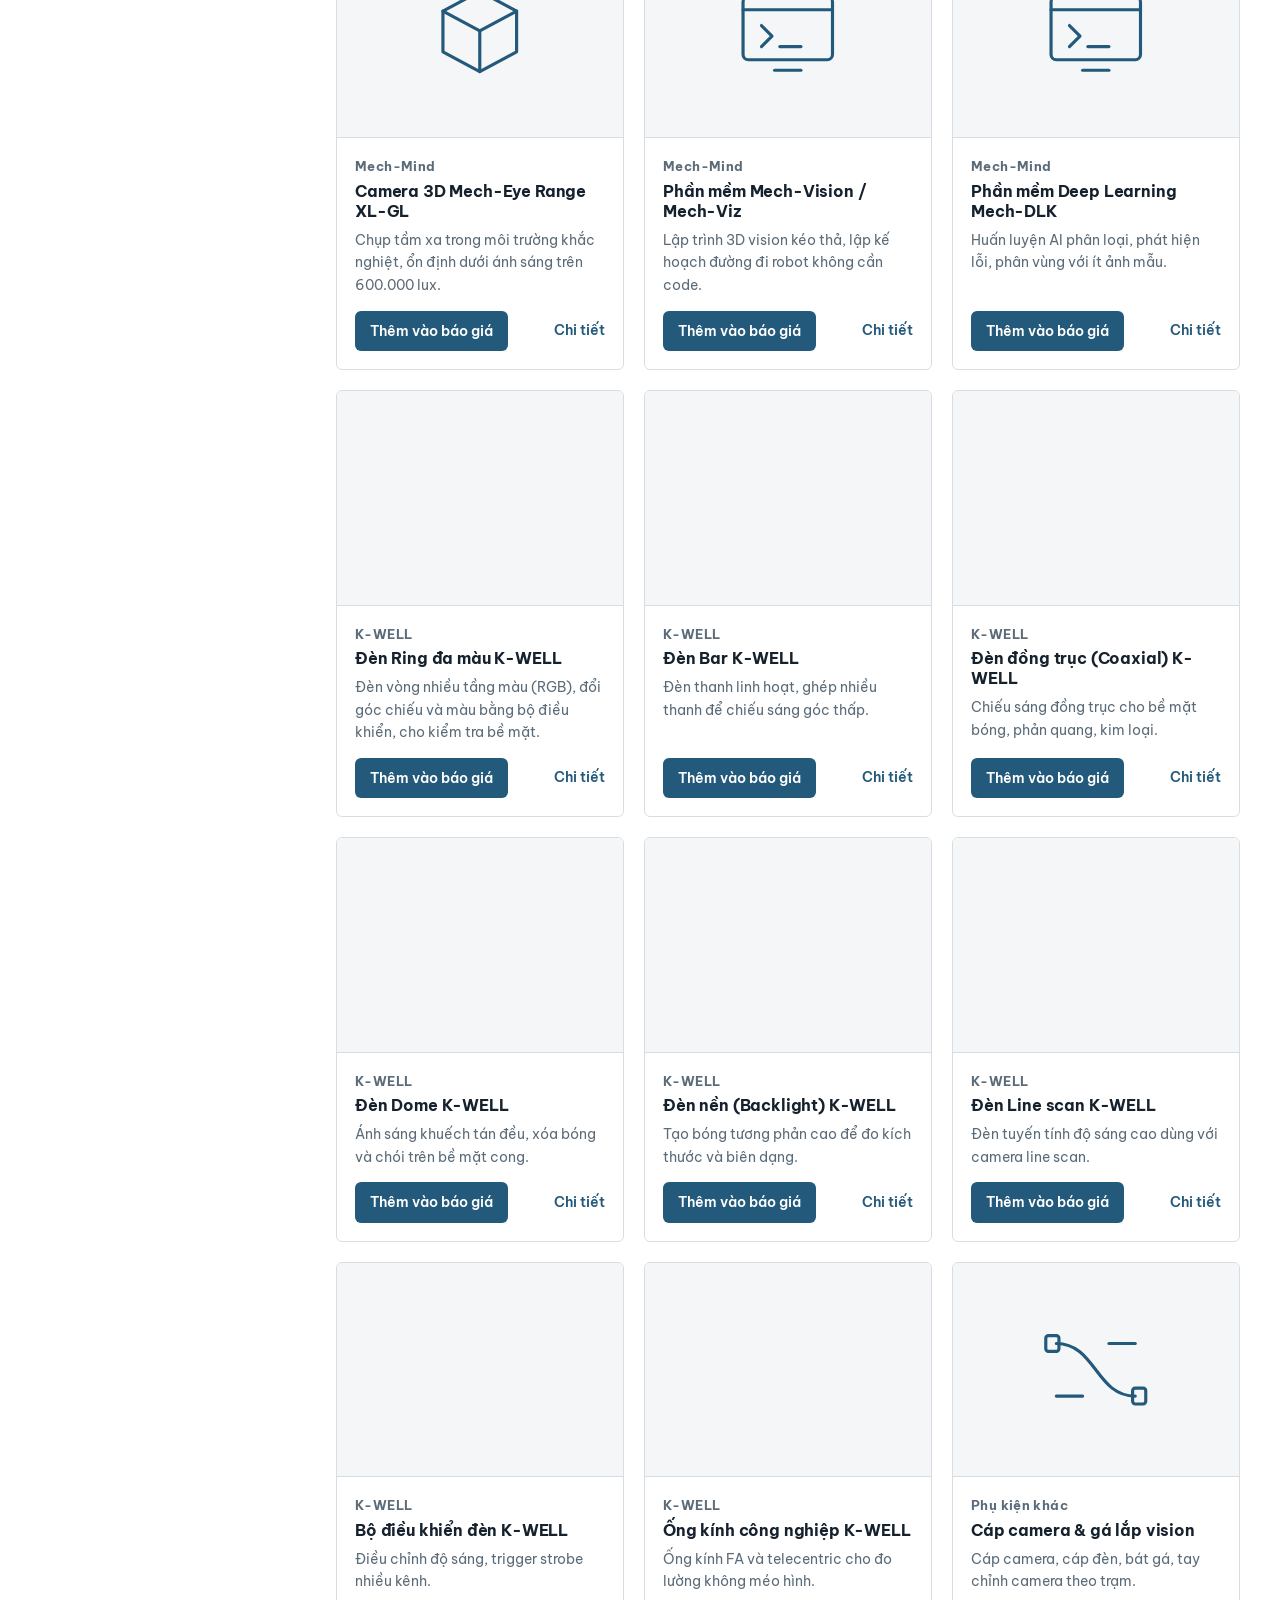
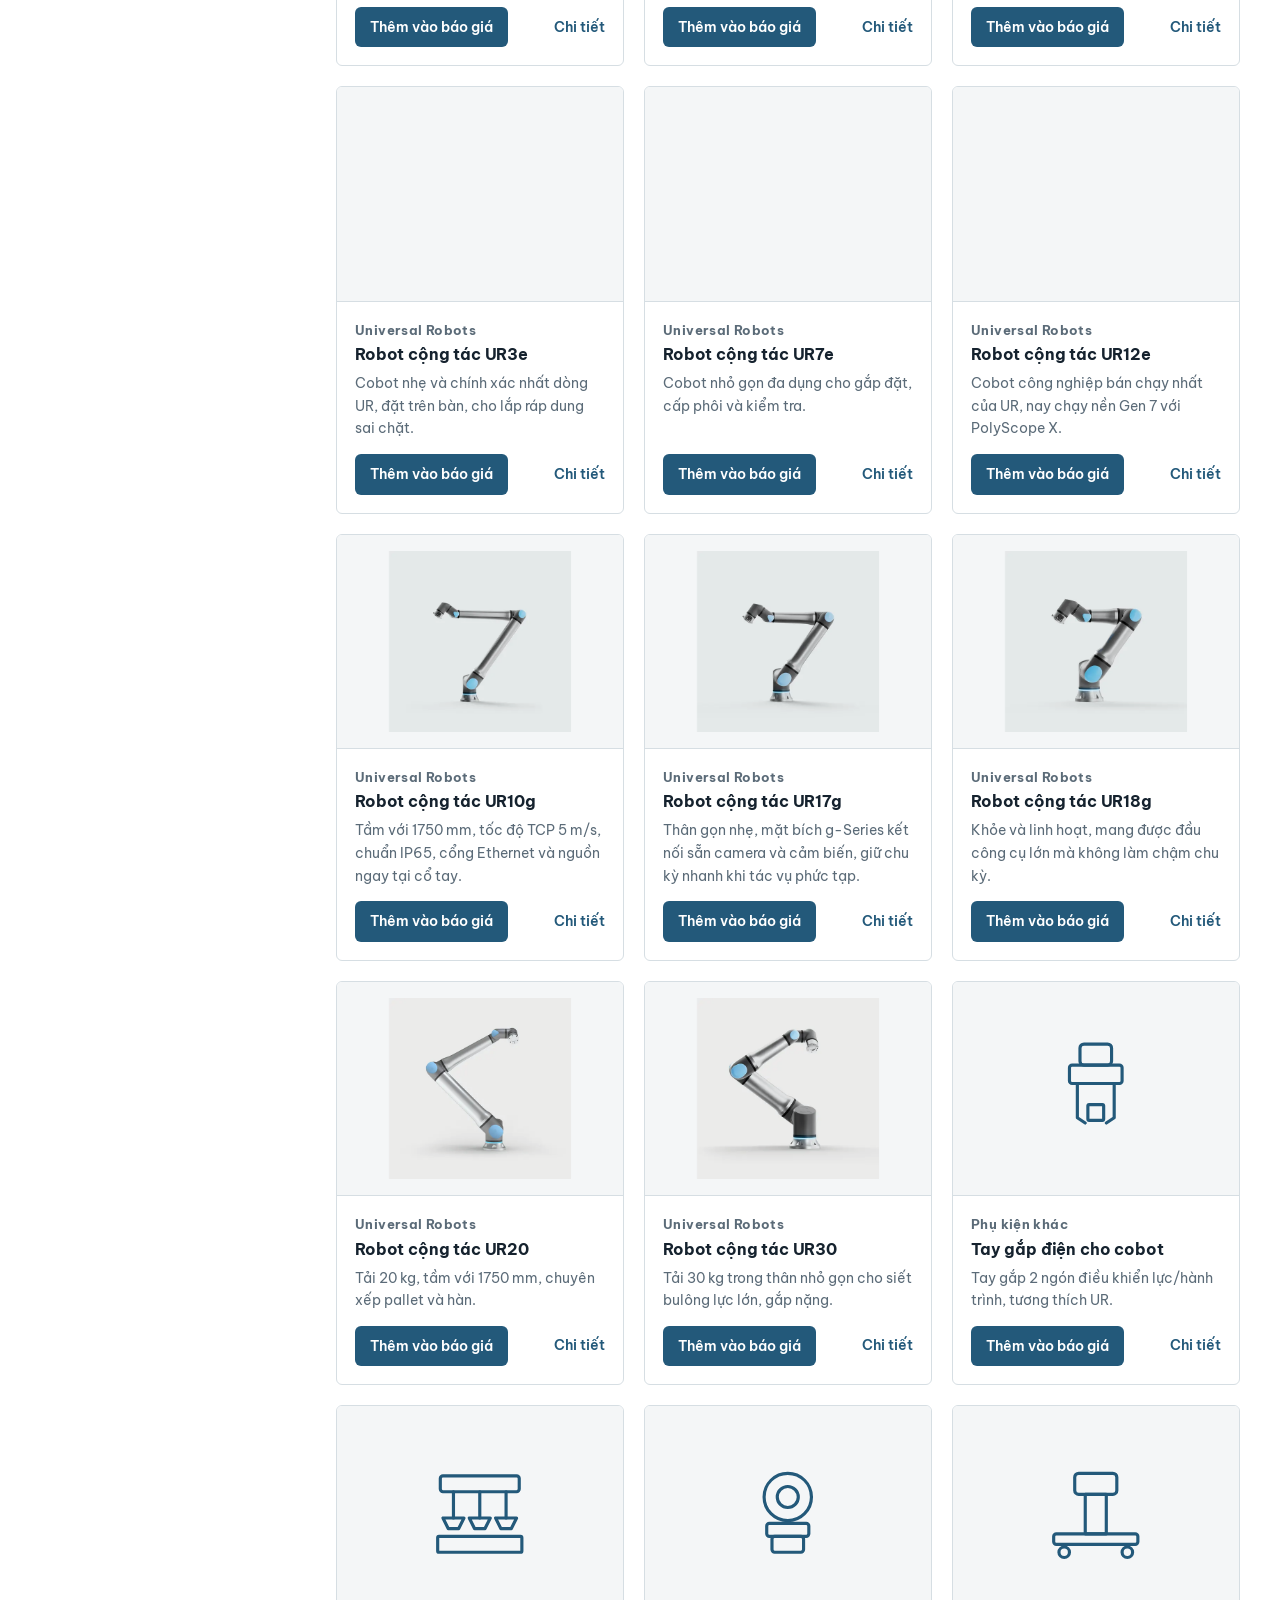
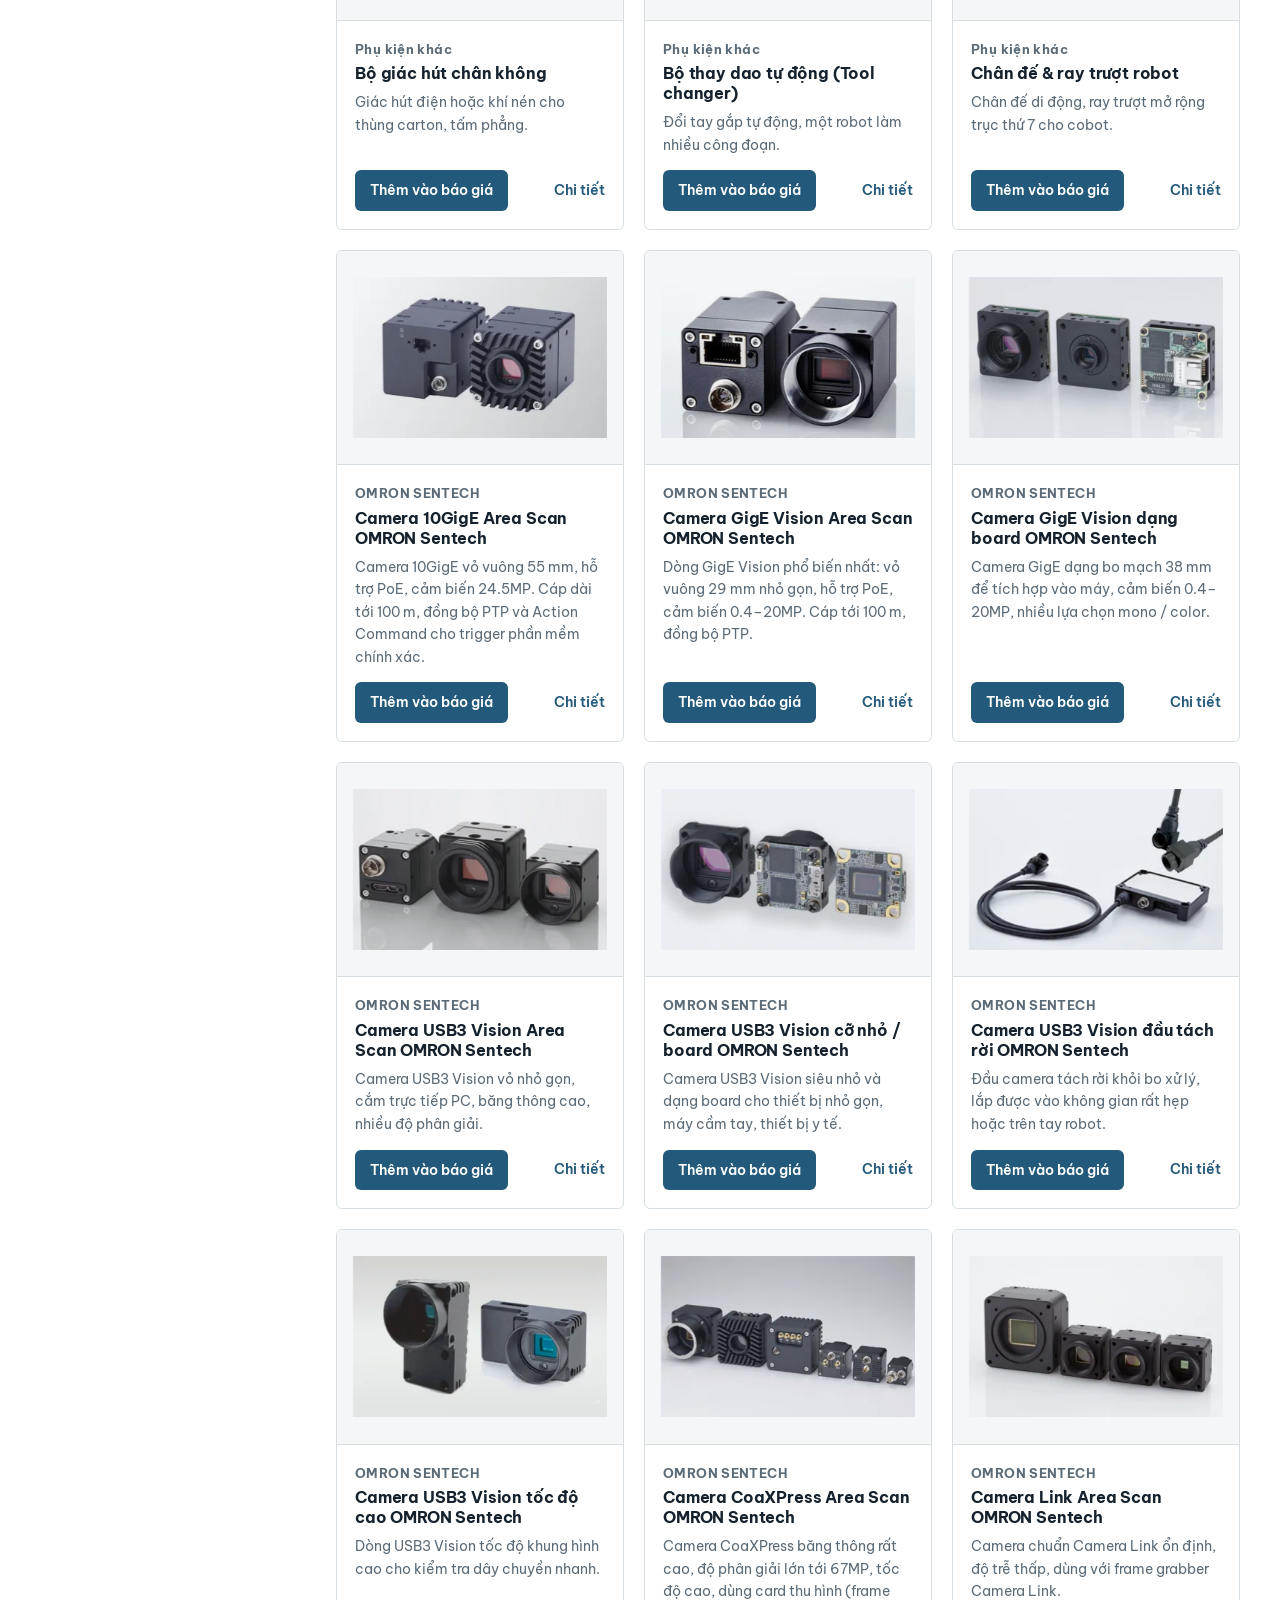
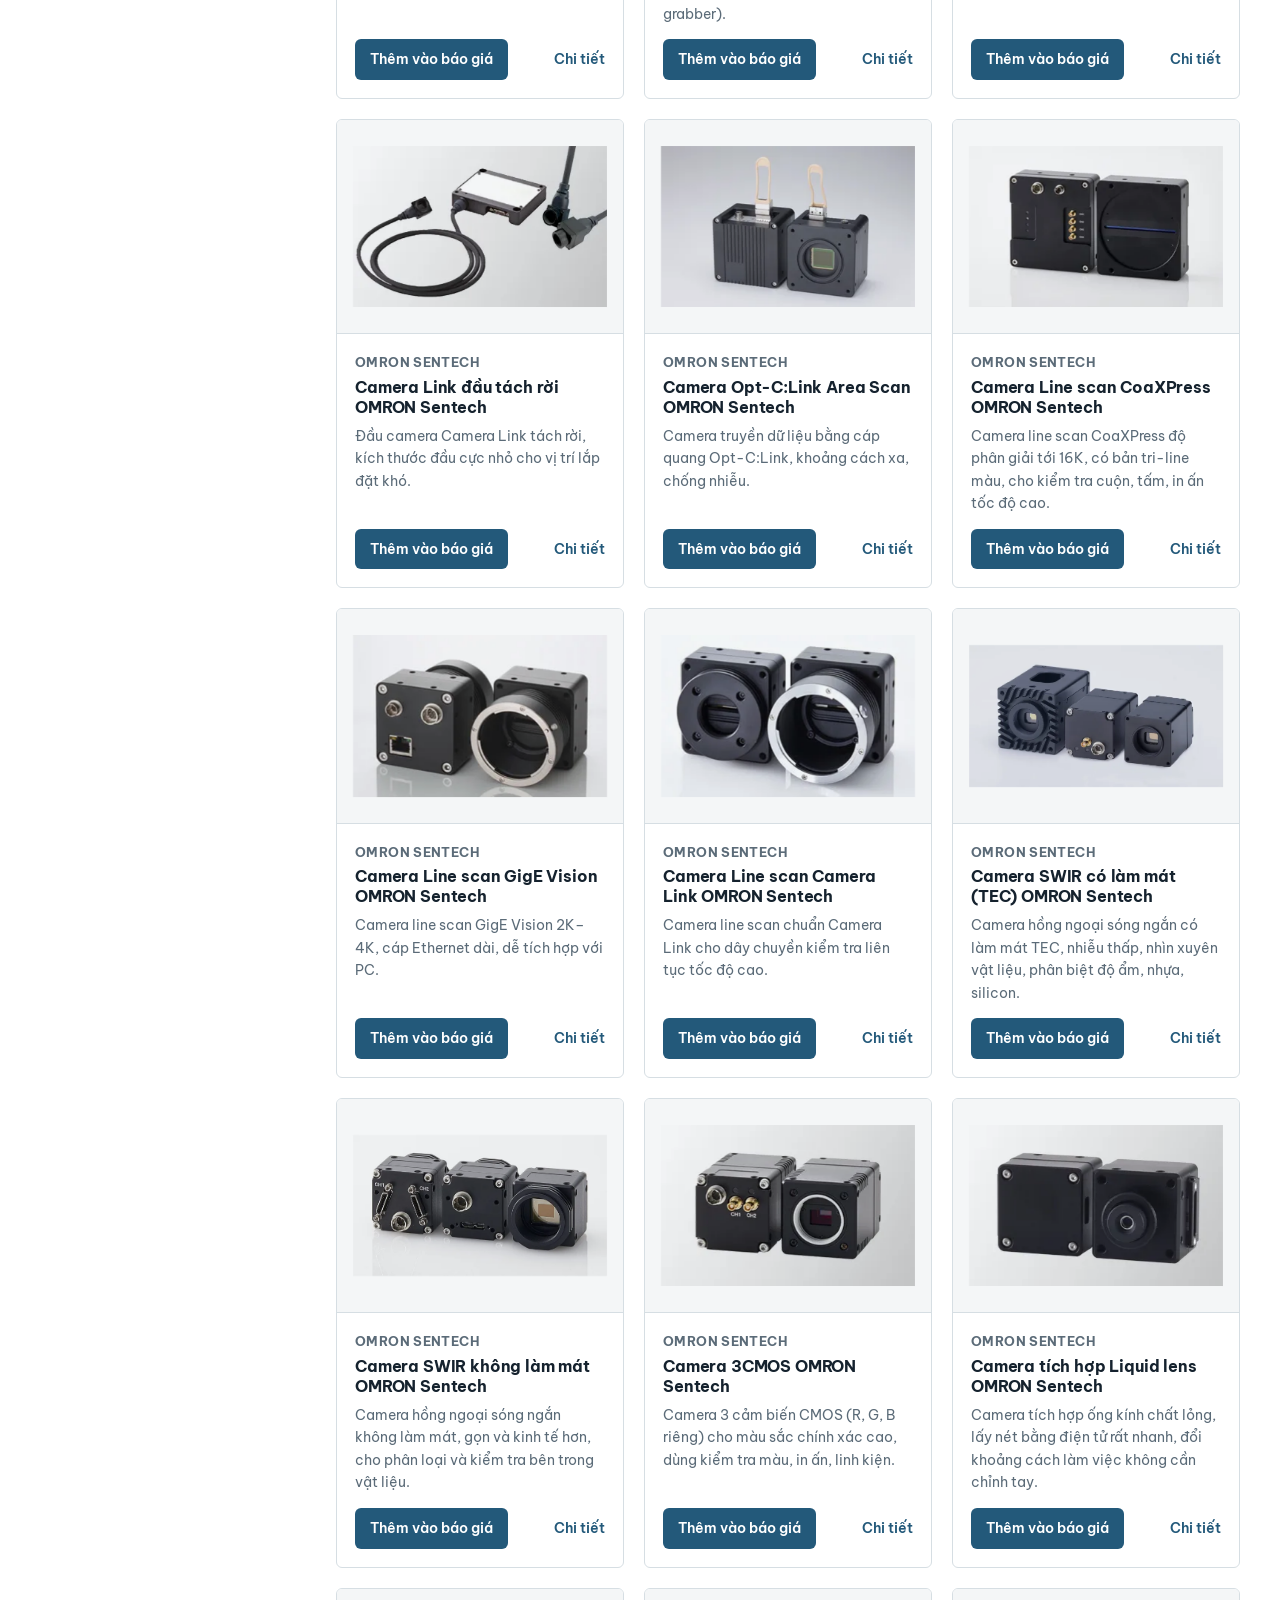
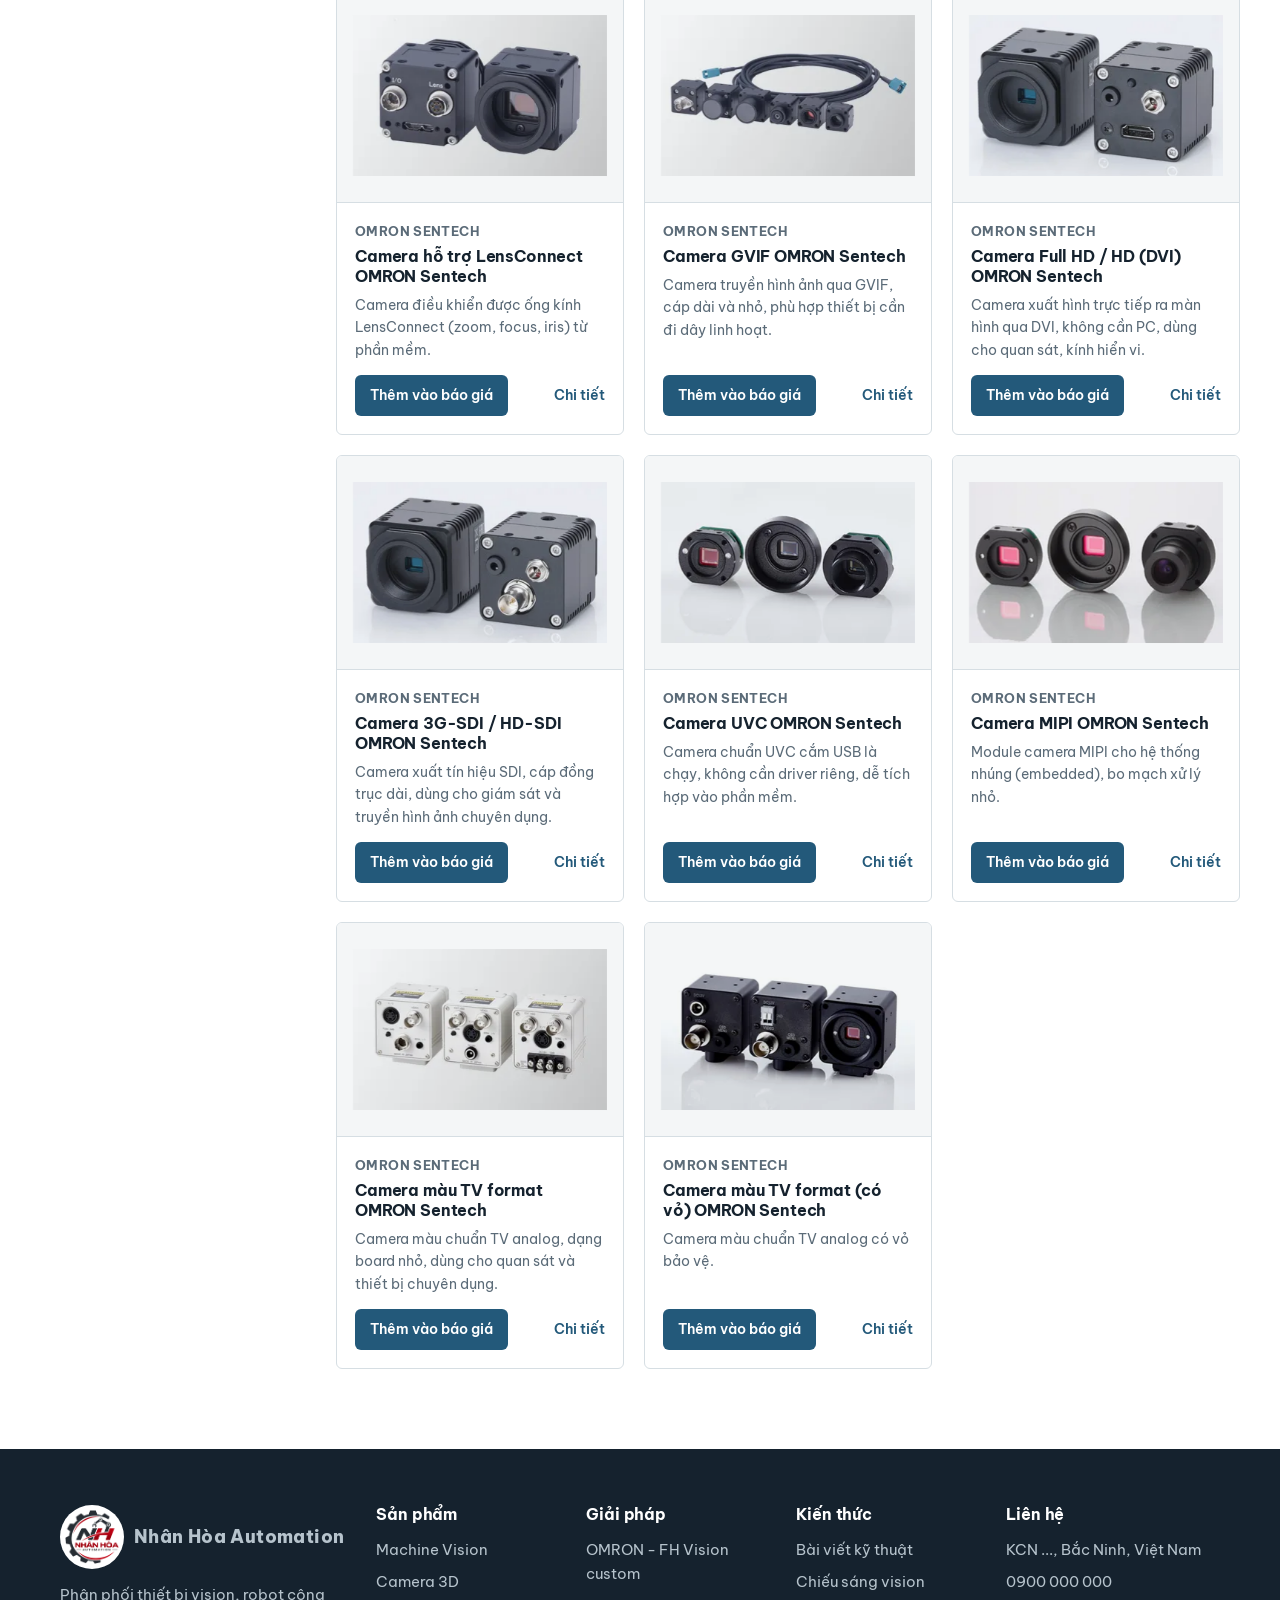
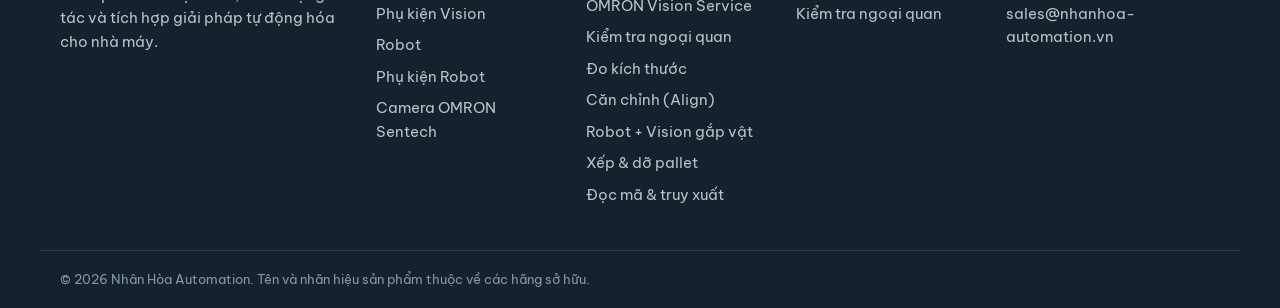
<file: san-pham.html>
<!doctype html>
<html lang="vi">
<head>
  <meta charset="utf-8">
  <meta name="viewport" content="width=device-width, initial-scale=1">
  <link rel="icon" type="image/png" sizes="32x32" href="assets/img/brand/favicon-32.png">
  <link rel="apple-touch-icon" href="assets/img/brand/apple-touch-icon.png">
  <meta name="theme-color" content="#15222e">
  <meta property="og:site_name" content="Nhân Hòa Automation">
  <meta property="og:type" content="website">
  <meta property="og:image" content="https://nguyendinhdz.github.io/nhanhoa-automation/assets/img/brand/og-image.jpg">
  <meta property="og:image:width" content="1200">
  <meta property="og:image:height" content="630">
  <title>Sản phẩm – {SITE}</title>
  <link rel="preconnect" href="https://fonts.googleapis.com">
  <link rel="preconnect" href="https://fonts.gstatic.com" crossorigin>
  <link href="https://fonts.googleapis.com/css2?family=Be+Vietnam+Pro:wght@400;500;600;700;800&display=swap" rel="stylesheet">
  <link rel="stylesheet" href="assets/css/style.css">
</head>
<body>
  <header id="site-header"></header>

  <main>
    <div class="page-head">
      <div class="container">
        <div class="crumbs"><a href="index.html">Trang chủ</a> / <span id="crumb">Sản phẩm</span></div>
        <h1 id="page-title">Tất cả sản phẩm</h1>
        <p id="page-desc">Lọc theo danh mục hoặc hãng, thêm sản phẩm vào danh sách để nhận báo giá.</p>
      </div>
    </div>

    <div class="container shop">
      <aside class="filters" id="filters" aria-label="Bộ lọc">
        <div class="f-group">
          <h4>Danh mục</h4>
          <ul class="f-list" id="f-cats"></ul>
        </div>
        <div class="f-group">
          <h4>Hãng</h4>
          <div id="f-brands"></div>
        </div>
        <button class="btn btn-ghost btn-sm" id="f-reset">Xóa bộ lọc</button>
      </aside>

      <section>
        <div class="shop-bar">
          <div class="search">
            <input type="search" id="q" placeholder="Tìm theo tên, ví dụ: FH-5553, UR12e, đèn dome" aria-label="Tìm sản phẩm">
          </div>
          <button class="btn btn-ghost btn-sm filter-toggle" id="filter-toggle">Bộ lọc</button>
          <span class="result-count" id="count"></span>
        </div>
        <div class="pgrid" id="grid"></div>
      </section>
    </div>
  </main>

  <footer id="site-footer" class="site-footer"></footer>

  <script src="assets/js/data.js"></script>
  <script src="assets/js/sentech.js"></script>
  <script src="assets/js/main.js"></script>
  <script>
    initPage("products");

    const params = new URLSearchParams(location.search);
    const state = {
      cat: params.get("cat") || "",
      sub: params.get("sub") || "",
      brands: params.get("brand") ? params.get("brand").split(",") : [],
      q: params.get("q") || "",
    };

    const $ = (id) => document.getElementById(id);

    function renderFilters() {
      const all = `<li><button class="f-btn ${!state.cat ? "is-active" : ""}" data-cat="">Tất cả <small>${PRODUCTS.length}</small></button></li>`;
      $("f-cats").innerHTML = all + CATEGORIES.map((c) => {
        const n = PRODUCTS.filter((p) => p.cat === c.id).length;
        const open = state.cat === c.id;
        const subs = open ? `<ul class="f-sub">${c.children.map((s) => {
          const m = PRODUCTS.filter((p) => p.sub === s.id).length;
          return `<li><button class="f-btn ${state.sub === s.id ? "is-active" : ""}" data-cat="${c.id}" data-sub="${s.id}">${s.name} <small>${m}</small></button></li>`;
        }).join("")}</ul>` : "";
        return `<li><button class="f-btn ${open && !state.sub ? "is-active" : ""}" data-cat="${c.id}">${c.name} <small>${n}</small></button>${subs}</li>`;
      }).join("");

      $("f-brands").innerHTML = BRANDS.map((b) => `
        <label class="f-check"><input type="checkbox" value="${b.id}" ${state.brands.includes(b.id) ? "checked" : ""}> ${b.name}</label>`).join("");
    }

    function renderGrid() {
      const q = state.q.trim().toLowerCase();
      const list = PRODUCTS.filter((p) =>
        (!state.cat || p.cat === state.cat) &&
        (!state.sub || p.sub === state.sub) &&
        (!state.brands.length || state.brands.includes(p.brand)) &&
        (!q || (p.name + " " + p.short + " " + brandName(p.brand)).toLowerCase().includes(q))
      );

      $("grid").innerHTML = list.length
        ? list.map(productCard).join("")
        : `<div class="empty">Không có sản phẩm khớp bộ lọc. <button class="btn btn-ghost btn-sm" onclick="resetAll()">Xóa bộ lọc</button> hoặc <a href="bao-gia.html#lien-he">hỏi kỹ sư</a> về sản phẩm bạn cần.</div>`;
      $("count").textContent = `${list.length} sản phẩm`;

      // tiêu đề trang theo bộ lọc
      let title = "Tất cả sản phẩm", desc = "Lọc theo danh mục hoặc hãng, thêm sản phẩm vào danh sách để nhận báo giá.";
      if (state.cat) {
        const c = CATEGORIES.find((c) => c.id === state.cat);
        title = state.sub ? subName(state.cat, state.sub) : c.name;
        desc = c.desc;
      } else if (state.brands.length === 1) {
        const b = BRANDS.find((b) => b.id === state.brands[0]);
        title = "Sản phẩm " + b.name; desc = b.note;
      }
      $("page-title").textContent = title;
      $("page-desc").textContent = desc;
      $("crumb").textContent = title;
    }

    function syncURL() {
      const p = new URLSearchParams();
      if (state.cat) p.set("cat", state.cat);
      if (state.sub) p.set("sub", state.sub);
      if (state.brands.length) p.set("brand", state.brands.join(","));
      if (state.q) p.set("q", state.q);
      history.replaceState(null, "", "san-pham.html" + (p.toString() ? "?" + p : ""));
    }

    function update() { renderFilters(); renderGrid(); syncURL(); }

    function resetAll() { Object.assign(state, { cat: "", sub: "", brands: [], q: "" }); $("q").value = ""; update(); }

    $("f-cats").addEventListener("click", (e) => {
      const b = e.target.closest(".f-btn"); if (!b) return;
      state.cat = b.dataset.cat; state.sub = b.dataset.sub || ""; update();
    });
    $("f-brands").addEventListener("change", () => {
      state.brands = [...document.querySelectorAll("#f-brands input:checked")].map((i) => i.value); update();
    });
    $("q").value = state.q;
    $("q").addEventListener("input", (e) => { state.q = e.target.value; renderGrid(); syncURL(); });
    $("f-reset").addEventListener("click", resetAll);
    $("filter-toggle").addEventListener("click", () => $("filters").classList.toggle("open"));

    update();
  </script>
</body>
</html>
</file>
<file: assets/css/style.css>
/* =========================================================
   Màu & chữ — đổi màu thương hiệu ở đây
   ========================================================= */
:root {
  --ink: #15222e;        /* chữ chính, nền tối */
  --steel: #23597a;      /* màu thương hiệu */
  --steel-2: #1a4560;
  --amber: #e8a317;      /* điểm nhấn — màu đèn vision */
  --paper: #f4f6f7;      /* nền phụ */
  --white: #ffffff;
  --line: #d6dee3;
  --muted: #5b6b78;
  --ok: #2e9e6b;
  --ng: #d2453a;
  --radius: 6px;
  --shadow: 0 1px 2px rgba(21, 34, 46, .06), 0 6px 18px rgba(21, 34, 46, .06);
  --font: "Be Vietnam Pro", system-ui, -apple-system, "Segoe UI", sans-serif;
  --container: 1200px;
}

* { box-sizing: border-box; }
html { scroll-behavior: smooth; }
body {
  margin: 0;
  font-family: var(--font);
  font-size: 16px;
  line-height: 1.6;
  color: var(--ink);
  background: var(--white);
  -webkit-font-smoothing: antialiased;
}
img { max-width: 100%; display: block; }
a { color: var(--steel); text-decoration: none; }
a:hover { color: var(--steel-2); }
h1, h2, h3, h4 { line-height: 1.25; margin: 0 0 .5em; font-weight: 700; letter-spacing: -.01em; }
h1 { font-size: clamp(2rem, 4.2vw, 3.1rem); }
h2 { font-size: clamp(1.55rem, 2.8vw, 2.1rem); }
h3 { font-size: 1.1rem; }
p { margin: 0 0 1em; }
:focus-visible { outline: 3px solid var(--amber); outline-offset: 2px; }

.container { max-width: var(--container); margin: 0 auto; padding: 0 20px; }
.section { padding: 80px 0; }
.section-alt { background: var(--paper); }
.section-head { max-width: 640px; margin-bottom: 40px; }
.section-head p { color: var(--muted); font-size: 1.05rem; }
.section-head-row { display: flex; justify-content: space-between; align-items: end; gap: 24px; flex-wrap: wrap; max-width: none; }

/* ---------- Nút ---------- */
.btn {
  display: inline-flex; align-items: center; justify-content: center; gap: 8px;
  padding: 12px 22px; border-radius: var(--radius); border: 1.5px solid transparent;
  font: inherit; font-weight: 600; font-size: .95rem; cursor: pointer;
  transition: background .15s, color .15s, border-color .15s;
}
.btn-sm { padding: 8px 14px; font-size: .88rem; }
.btn-primary { background: var(--steel); color: var(--white); }
.btn-primary:hover { background: var(--steel-2); color: var(--white); }
.btn-amber { background: var(--amber); color: var(--ink); }
.btn-amber:hover { background: #d29313; color: var(--ink); }
.btn-ghost { border-color: var(--line); color: var(--ink); background: var(--white); }
.btn-ghost:hover { border-color: var(--steel); color: var(--steel); }
.btn-outline-light { border-color: rgba(255,255,255,.4); color: var(--white); }
.btn-outline-light:hover { border-color: var(--white); color: var(--white); }
.link-more { font-weight: 600; font-size: .9rem; }

/* ---------- Header ---------- */
.topbar { background: var(--ink); color: #c4d0d8; font-size: .82rem; }
.topbar-in { display: flex; justify-content: space-between; gap: 16px; padding: 7px 20px; }
.topbar a { color: #c4d0d8; }
.topbar a:hover { color: var(--white); }
.topbar-r { display: flex; gap: 20px; }

.navbar { background: var(--white); border-bottom: 1px solid var(--line); position: sticky; top: 0; z-index: 50; }
.navbar-in { display: flex; align-items: center; justify-content: space-between; height: 70px; }

.logo { display: flex; align-items: center; gap: 10px; color: var(--ink); font-weight: 800; font-size: 1.2rem; letter-spacing: .02em; }
.logo:hover { color: var(--ink); }
.logo-img { width: 52px; height: 52px; object-fit: contain; flex: none; display: block; }
.logo-badge { width: 64px; height: 64px; border-radius: 50%; background: var(--white); display: grid; place-items: center; flex: none; }
.logo-badge .logo-img { width: 54px; height: 54px; }
.logo-light, .logo-light:hover { color: var(--white); }
.logo-light .logo-text { font-size: 1.15rem; }

.main-nav { display: flex; align-items: center; gap: 4px; }
.nav-link { color: var(--ink); font-weight: 500; padding: 24px 14px; display: block; position: relative; }
.nav-link:hover { color: var(--steel); }
.nav-link.is-active { color: var(--steel); }
.nav-link.is-active::after { content: ""; position: absolute; left: 14px; right: 14px; bottom: 16px; height: 2px; background: var(--amber); }
.nav-quote { margin-left: 10px; }
.badge { background: var(--amber); color: var(--ink); border-radius: 999px; min-width: 20px; height: 20px; font-size: .75rem; display: inline-grid; place-items: center; padding: 0 6px; }
.menu-toggle { display: none; }
.logo, .nav-link, .nav-quote { white-space: nowrap; }
@media (max-width: 1180px) and (min-width: 901px) {
  .nav-link { padding-left: 9px; padding-right: 9px; font-size: .94rem; }
  .nav-link.is-active::after { left: 9px; right: 9px; }
  .logo { font-size: 1.05rem; }
  .nav-quote { margin-left: 6px; }
}

/* Mega menu */
.has-mega, .has-drop { position: static; }
.has-drop { position: relative; }
.mega {
  position: absolute; left: 0; right: 0; top: 100%;
  background: var(--white); border-top: 1px solid var(--line); border-bottom: 3px solid var(--steel);
  box-shadow: 0 16px 30px rgba(21,34,46,.12);
  visibility: hidden; opacity: 0; transform: translateY(-6px);
  transition: opacity .15s, transform .15s, visibility .15s;
}
.has-mega:hover .mega, .has-mega:focus-within .mega { visibility: visible; opacity: 1; transform: none; }
.mega-in { display: grid; grid-template-columns: 1fr 240px; gap: 32px; padding: 28px 20px; }
.mega-cols { display: grid; grid-template-columns: repeat(6, 1fr); gap: 18px; }
.mega-more { color: var(--steel) !important; font-weight: 600; }
.mega-head { display: flex; align-items: center; gap: 8px; font-weight: 700; color: var(--ink); margin-bottom: 10px; font-size: .95rem; }
.mega-head .ill.mini { width: 26px; height: 26px; color: var(--steel); flex: none; }
.mega-col ul { list-style: none; margin: 0; padding: 0; }
.mega-col li a { display: block; color: var(--muted); font-size: .88rem; padding: 4px 0; }
.mega-col li a:hover { color: var(--steel); }
.mega-side { border-left: 1px solid var(--line); padding-left: 28px; }
.mega-label { font-weight: 700; margin-bottom: 10px; font-size: .95rem; }
.mega-brands { display: grid; gap: 6px; margin-bottom: 18px; }
.mega-brands a { padding: 8px 12px; border: 1px solid var(--line); border-radius: var(--radius); color: var(--ink); font-weight: 600; font-size: .88rem; }
.mega-brands a:hover { border-color: var(--steel); color: var(--steel); }

.drop {
  position: absolute; top: 100%; left: 0; min-width: 240px; list-style: none; margin: 0; padding: 8px 0;
  background: var(--white); border: 1px solid var(--line); border-top: 3px solid var(--steel);
  box-shadow: 0 16px 30px rgba(21,34,46,.12);
  visibility: hidden; opacity: 0; transition: opacity .15s, visibility .15s;
}
.has-drop:hover .drop, .has-drop:focus-within .drop { visibility: visible; opacity: 1; }
.drop a { display: block; padding: 8px 18px; color: var(--ink); font-size: .92rem; }
.drop a:hover { background: var(--paper); color: var(--steel); }

/* ---------- Hero: khung camera kiểm tra ---------- */
.hero { background: var(--ink); color: var(--white); padding: 72px 0 80px; overflow: hidden; }
.hero-in { display: grid; grid-template-columns: 1fr 1.05fr; gap: 56px; align-items: center; }
.hero h1 { color: var(--white); }
.hero-lead { color: #c4d0d8; font-size: 1.12rem; max-width: 520px; }
.hero-actions { display: flex; gap: 12px; flex-wrap: wrap; margin-top: 28px; }
.hero-brands { margin-top: 44px; padding-top: 22px; border-top: 1px solid rgba(255,255,255,.12); display: flex; flex-wrap: wrap; gap: 10px 28px; color: #93a5b2; font-weight: 700; font-size: .95rem; letter-spacing: .03em; }
.hero-brands span:first-child { font-weight: 400; letter-spacing: 0; color: #93a5b2; width: 100%; font-size: .85rem; }

.viewport {
  position: relative; border-radius: 8px; overflow: hidden;
  background: #0d1720; border: 1px solid #2c3f4e;
  box-shadow: 0 30px 60px rgba(0,0,0,.35);
}
.vp-bar { display: flex; justify-content: space-between; align-items: center; padding: 10px 14px; font-size: .78rem; color: #93a5b2; border-bottom: 1px solid #2c3f4e; font-variant-numeric: tabular-nums; }
.vp-bar b { color: var(--white); font-weight: 600; }
.vp-dot { display: inline-block; width: 8px; height: 8px; border-radius: 50%; background: var(--ok); margin-right: 6px; }
.vp-stage { position: relative; aspect-ratio: 4 / 3; }
.vp-stage svg { width: 100%; height: 100%; display: block; }
.vp-stage.vp-photo { aspect-ratio: 3 / 2; background: #000; }
.vp-photo img { width: 100%; height: 100%; object-fit: cover; display: block; }
.vp-result { display: grid; grid-template-columns: repeat(4, 1fr); border-top: 1px solid #2c3f4e; font-size: .78rem; }
.vp-result div { padding: 10px 14px; border-right: 1px solid #2c3f4e; color: #93a5b2; }
.vp-result div:last-child { border-right: 0; }
.vp-result strong { display: block; color: var(--white); font-size: .98rem; font-variant-numeric: tabular-nums; }
.vp-result .is-ok { color: var(--ok); }
.vp-result .is-ng { color: var(--ng); }

/* hiệu ứng duy nhất: ROI hiện lần lượt khi tải trang */
.roi { opacity: 0; animation: roiIn .4s ease forwards; }
.roi:nth-of-type(1) { animation-delay: .5s; }
.roi:nth-of-type(2) { animation-delay: .9s; }
.roi:nth-of-type(3) { animation-delay: 1.3s; }
.roi:nth-of-type(4) { animation-delay: 1.7s; }
.scanline { animation: scan 2.2s ease-in-out .2s 1 forwards; }
@keyframes roiIn { to { opacity: 1; } }
@keyframes scan { from { transform: translateY(0); opacity: .9; } to { transform: translateY(300px); opacity: 0; } }
@media (prefers-reduced-motion: reduce) {
  .roi { animation: none; opacity: 1; }
  .scanline { display: none; }
}

/* ---------- Danh mục trang chủ ---------- */
.cat-grid { display: grid; grid-template-columns: repeat(3, 1fr); gap: 1px; background: var(--line); border: 1px solid var(--line); border-radius: var(--radius); overflow: hidden; }
.cat-item { background: var(--white); padding: 28px 22px; color: var(--ink); display: flex; flex-direction: column; gap: 10px; transition: background .15s; }
.cat-item:hover { background: var(--paper); color: var(--ink); }
.cat-item .ill { width: 54px; height: 54px; color: var(--steel); }
.cat-item h3 { margin: 6px 0 0; }
.cat-item p { color: var(--muted); font-size: .9rem; margin: 0; }
.cat-item .count { margin-top: auto; padding-top: 8px; font-size: .85rem; font-weight: 600; color: var(--steel); }

/* ---------- Hãng ---------- */
.brand-grid { display: grid; grid-template-columns: repeat(5, 1fr); gap: 16px; }
.brand-card { border: 1px solid var(--line); border-radius: var(--radius); padding: 26px; background: var(--white); color: var(--ink); display: flex; flex-direction: column; }
.brand-card:hover { border-color: var(--steel); color: var(--ink); }
.brand-name { font-size: 1.35rem; font-weight: 800; letter-spacing: .02em; margin-bottom: 4px; }
.brand-card p { color: var(--muted); font-size: .92rem; margin-bottom: 16px; }
.brand-card .link-more { margin-top: auto; }

/* ---------- Thẻ sản phẩm ---------- */
.pgrid { display: grid; grid-template-columns: repeat(auto-fill, minmax(250px, 1fr)); gap: 20px; }
.pcard { background: var(--white); border: 1px solid var(--line); border-radius: var(--radius); display: flex; flex-direction: column; overflow: hidden; }
.pcard:hover { border-color: #b5c3cc; }
.pcard-img { aspect-ratio: 4/3; overflow: hidden; position: relative; background: var(--paper); display: grid; place-items: center; border-bottom: 1px solid var(--line); }
.pcard-img .ill { width: 46%; color: var(--steel); }
.pcard-img img { position: absolute; inset: 0; width: 100%; height: 100%; object-fit: contain; padding: 16px; mix-blend-mode: multiply; }
.pcard-body { padding: 18px; display: flex; flex-direction: column; flex: 1; }
.pcard-brand { font-size: .8rem; font-weight: 700; color: var(--muted); letter-spacing: .03em; }
.pcard-title { font-size: 1rem; margin: 4px 0 8px; }
.pcard-title a { color: var(--ink); }
.pcard-title a:hover { color: var(--steel); }
.pcard-text { font-size: .88rem; color: var(--muted); flex: 1; }
.pcard-actions { display: flex; justify-content: space-between; align-items: center; gap: 10px; }

/* ---------- Giải pháp (trang chủ) ---------- */
.sol-grid { display: grid; grid-template-columns: repeat(3, 1fr); gap: 20px; }
.sol-card { background: var(--white); border: 1px solid var(--line); border-radius: var(--radius); padding: 26px; color: var(--ink); display: grid; grid-template-columns: 52px 1fr; gap: 16px; }
.sol-card:hover { border-color: var(--steel); color: var(--ink); }
.sol-card .ill { width: 52px; height: 52px; color: var(--steel); }
.sol-card p { color: var(--muted); font-size: .92rem; margin: 0; }

/* ---------- Quy trình ---------- */
.process { display: grid; grid-template-columns: repeat(4, 1fr); counter-reset: step; border-top: 2px solid var(--ink); }
.process li { list-style: none; padding: 22px 22px 0 0; counter-increment: step; }
.process li::before { content: "Bước " counter(step); display: block; font-size: .85rem; font-weight: 700; color: var(--steel); margin-bottom: 6px; }
.process p { color: var(--muted); font-size: .92rem; }
.process ol, ol.process { padding: 0; margin: 0; }

/* ---------- CTA ---------- */
.cta { background: var(--steel); color: var(--white); padding: 56px 0; }
.cta-in { display: flex; justify-content: space-between; align-items: center; gap: 24px; flex-wrap: wrap; }
.cta h2 { color: var(--white); margin: 0 0 6px; }
.cta p { margin: 0; color: #d6e4ec; }

/* ---------- Trang sản phẩm ---------- */
.page-head { background: var(--paper); border-bottom: 1px solid var(--line); padding: 36px 0 30px; }
.page-head h1 { font-size: clamp(1.7rem, 3vw, 2.3rem); margin-bottom: 6px; }
.page-head p { color: var(--muted); margin: 0; }
.crumbs { font-size: .85rem; color: var(--muted); margin-bottom: 10px; }
.crumbs a { color: var(--muted); }
.crumbs a:hover { color: var(--steel); }

.shop { display: grid; grid-template-columns: 260px 1fr; gap: 36px; padding: 40px 0 80px; }
.filters { position: sticky; top: 90px; align-self: start; }
.f-group { margin-bottom: 26px; }
.f-group h4 { font-size: .95rem; margin-bottom: 10px; }
.f-list { list-style: none; margin: 0; padding: 0; }
.f-list li { margin: 0; }
.f-btn { width: 100%; text-align: left; background: none; border: 0; padding: 7px 10px; border-radius: 4px; font: inherit; font-size: .9rem; color: var(--ink); cursor: pointer; display: flex; justify-content: space-between; }
.f-btn:hover { background: var(--paper); }
.f-btn.is-active { background: var(--steel); color: var(--white); }
.f-btn small { opacity: .7; }
.f-sub { list-style: none; padding: 0 0 4px 12px; margin: 0; }
.f-sub .f-btn { font-size: .85rem; color: var(--muted); }
.f-sub .f-btn.is-active { color: var(--white); }
.f-check { display: flex; gap: 8px; align-items: center; padding: 5px 0; font-size: .9rem; cursor: pointer; }
.f-check input { accent-color: var(--steel); width: 16px; height: 16px; }

.shop-bar { display: flex; justify-content: space-between; align-items: center; gap: 16px; margin-bottom: 20px; flex-wrap: wrap; }
.search { position: relative; flex: 1; max-width: 380px; }
.search input { width: 100%; padding: 10px 14px; border: 1px solid var(--line); border-radius: var(--radius); font: inherit; font-size: .92rem; }
.search input:focus { outline: none; border-color: var(--steel); box-shadow: 0 0 0 3px rgba(35,89,122,.15); }
.result-count { color: var(--muted); font-size: .9rem; }
.empty { padding: 50px 20px; text-align: center; border: 1px dashed var(--line); border-radius: var(--radius); color: var(--muted); }
.filter-toggle { display: none; }

/* ---------- Chi tiết sản phẩm ---------- */
.pd { display: grid; grid-template-columns: minmax(0, 1fr) minmax(0, 1fr); gap: 48px; padding: 40px 0 60px; }
.pd-img { position: relative; overflow: hidden; background: var(--paper); border: 1px solid var(--line); border-radius: var(--radius); aspect-ratio: 1; display: grid; place-items: center; }
.pd-img .ill { width: 50%; color: var(--steel); }
.pd-full { margin: 16px 0 0; border: 1px solid var(--line); border-radius: var(--radius); overflow: hidden; background: var(--white); }
.pd-full img { width: 100%; display: block; }
.pd-full figcaption { font-size: .8rem; color: var(--muted); padding: 8px 12px; border-top: 1px solid var(--line); }
.pd-img img { position: absolute; inset: 0; width: 100%; height: 100%; object-fit: contain; padding: 24px; mix-blend-mode: multiply; }
.qtable .q-thumb img { width: 100%; height: 100%; object-fit: contain; mix-blend-mode: multiply; }
.pd-brand { font-weight: 700; color: var(--muted); letter-spacing: .03em; font-size: .9rem; }
.pd h1 { font-size: clamp(1.6rem, 3vw, 2.2rem); margin: 6px 0 12px; }
.pd-lead { font-size: 1.08rem; color: var(--muted); }
.specs { width: 100%; border-collapse: collapse; margin: 22px 0 26px; font-size: .93rem; }
.specs th, .specs td { text-align: left; padding: 11px 14px; border-bottom: 1px solid var(--line); vertical-align: top; }
.specs th { width: 38%; color: var(--muted); font-weight: 500; background: var(--paper); }
.pd-actions { display: flex; gap: 12px; flex-wrap: wrap; align-items: center; }
.qty { display: inline-flex; border: 1px solid var(--line); border-radius: var(--radius); overflow: hidden; }
.qty button { width: 38px; border: 0; background: var(--paper); font-size: 1.1rem; cursor: pointer; color: var(--ink); }
.qty input { width: 52px; border: 0; text-align: center; font: inherit; }
.note { font-size: .85rem; color: var(--muted); margin-top: 16px; }

/* ---------- Trang giải pháp ---------- */
.sol-block { display: grid; grid-template-columns: minmax(0, 1fr) minmax(0, 1fr); align-items: start; gap: 48px; padding: 60px 0; border-bottom: 1px solid var(--line); scroll-margin-top: 90px; }
.sol-block:last-child { border-bottom: 0; }
.sol-visual { background: var(--ink); border-radius: var(--radius); aspect-ratio: 16/10; display: grid; place-items: center; }
.sol-visual .ill { width: 34%; color: var(--amber); }
.sol-visual.has-img { background: #ecebf2; overflow: hidden; position: relative; }
.sol-visual.has-img img { position: absolute; inset: 0; width: 100%; height: 100%; object-fit: contain; padding: 12px; }
.sol-block p.lead { color: var(--muted); font-size: 1.05rem; }
.stack-list { list-style: none; padding: 0; margin: 18px 0 24px; display: grid; gap: 8px; }
.stack-list a { display: flex; justify-content: space-between; gap: 12px; padding: 10px 14px; border: 1px solid var(--line); border-radius: var(--radius); color: var(--ink); font-size: .92rem; }
.stack-list a:hover { border-color: var(--steel); }
.stack-list span { color: var(--muted); font-size: .82rem; font-weight: 600; }
.sol-nav { display: flex; gap: 8px; flex-wrap: wrap; margin-top: 18px; }
.sol-nav a { padding: 6px 14px; border: 1px solid var(--line); border-radius: 999px; font-size: .88rem; color: var(--ink); background: var(--white); }
.sol-nav a:hover { border-color: var(--steel); color: var(--steel); }

.feature-list { list-style: none; padding: 0; margin: 0 0 8px; display: grid; gap: 8px; }
.feature-list li { position: relative; padding-left: 22px; font-size: .95rem; }
.feature-list li::before { content: ""; position: absolute; left: 2px; top: .6em; width: 8px; height: 8px; background: var(--amber); border-radius: 50%; }

/* ---------- Banner đèn K-WELL ---------- */
.light-feature { background: #e6edf5 no-repeat right center / cover; padding: 96px 0; }
.light-feature-in { max-width: var(--container); }
.light-feature-in > * { max-width: 520px; }
.light-brand { font-size: 2.6rem; font-weight: 800; color: #0a5fd6; letter-spacing: .01em; line-height: 1; margin-bottom: 14px; }
.light-feature h2 { margin-bottom: 12px; }
.light-feature p:not(.light-brand) { color: #3c4a56; font-size: 1.05rem; }
@media (max-width: 900px) {
  .light-feature { background-position: 78% center; padding: 56px 0 260px; position: relative; }
  .light-feature::before { content: ""; position: absolute; inset: 0 0 auto 0; height: 62%; background: linear-gradient(#e6edf5 70%, rgba(230,237,245,0)); }
  .light-feature-in { position: relative; }
}

/* ---------- Bài viết ---------- */
.agrid { display: grid; grid-template-columns: repeat(3, 1fr); gap: 24px; }
.acard { display: flex; flex-direction: column; background: var(--white); border: 1px solid var(--line); border-radius: var(--radius); overflow: hidden; }
.acard:hover { border-color: #b5c3cc; }
.acard-img { aspect-ratio: 16 / 10; display: grid; place-items: center; overflow: hidden; position: relative; border-bottom: 1px solid var(--line); }
.acard-img img { position: absolute; inset: 0; width: 100%; height: 100%; object-fit: contain; padding: 8px; transition: transform .3s; }
.acard:hover .acard-img img { transform: scale(1.04); }
.acard-body { padding: 20px; display: flex; flex-direction: column; flex: 1; }
.acard-meta { font-size: .82rem; color: var(--muted); margin-bottom: 6px; }
.acard-title { font-size: 1.08rem; line-height: 1.35; margin-bottom: 8px; }
.acard-title a { color: var(--ink); }
.acard-title a:hover { color: var(--steel); }
.acard-text { font-size: .9rem; color: var(--muted); display: -webkit-box; -webkit-line-clamp: 3; -webkit-box-orient: vertical; overflow: hidden; margin-bottom: 12px; }
.acard-body .link-more { margin-top: auto; }
/* Trang chủ: bài mới nhất to bên trái */
.agrid-home { grid-template-columns: 1.6fr 1fr; grid-template-rows: auto auto; }
.agrid-home .acard:first-child { grid-row: span 2; }
.agrid-home .acard:first-child .acard-img { aspect-ratio: 16 / 11; }
.agrid-home .acard:first-child .acard-title { font-size: 1.4rem; }
.agrid-home .acard:first-child .acard-text { -webkit-line-clamp: 4; font-size: .95rem; }
.agrid-home .acard:not(:first-child) { flex-direction: row; }
.agrid-home .acard:not(:first-child) .acard-img { aspect-ratio: auto; width: 42%; flex: none; border-bottom: 0; border-right: 1px solid var(--line); }
.sol-nav a.is-active { background: var(--steel); border-color: var(--steel); color: var(--white); }

.article-head { padding-top: 28px; }
.article-head h1 { font-size: clamp(1.7rem, 3.4vw, 2.5rem); margin-top: 6px; max-width: 860px; }
.article-cover { margin: 20px auto 0; }
.article-cover > div { border-radius: var(--radius); aspect-ratio: 21 / 9; position: relative; overflow: hidden; }
.article-cover img { position: absolute; inset: 0; width: 100%; height: 100%; object-fit: contain; }
.acard-img img.is-cover { object-fit: cover; padding: 0; }
.article-cover > div.is-cover img { object-fit: cover; }
.prose th { background: var(--paper); font-weight: 500; color: var(--muted); width: 45%; }
.prose thead th { background: none; color: var(--ink); width: auto; }
.article-source { margin-top: 2em; padding-top: 1em; border-top: 1px solid var(--line); font-size: .88rem; color: var(--muted); }
.article-cover figcaption { font-size: .8rem; color: var(--muted); margin-top: 8px; }
.article-layout { display: grid; grid-template-columns: minmax(0, 1fr) 280px; gap: 56px; padding-top: 36px; padding-bottom: 72px; }
.article-side { position: sticky; top: 90px; align-self: start; }
.article-side h3 { font-size: 1rem; }
.prose { max-width: 720px; font-size: 1.04rem; line-height: 1.75; }
.prose .lead { font-size: 1.15rem; color: #34434f; }
.prose h2 { font-size: 1.45rem; margin: 1.9em 0 .6em; }
.prose ul, .prose ol { padding-left: 1.3em; margin: 0 0 1.2em; }
.prose li { margin-bottom: .45em; }
.prose a { text-decoration: underline; text-underline-offset: 3px; }
.prose table { width: 100%; border-collapse: collapse; margin: 1em 0 1.6em; font-size: .93rem; line-height: 1.5; }
.prose th, .prose td { text-align: left; padding: 10px 12px; border-bottom: 1px solid var(--line); vertical-align: top; }
.prose thead th { border-bottom: 2px solid var(--ink); font-weight: 600; }
@media (max-width: 900px) {
  .agrid, .agrid-home { grid-template-columns: 1fr; }
  .agrid-home .acard:first-child { grid-row: auto; }
  .agrid-home .acard:not(:first-child) { flex-direction: column; }
  .agrid-home .acard:not(:first-child) .acard-img { width: auto; aspect-ratio: 16 / 10; border-right: 0; border-bottom: 1px solid var(--line); }
  .article-layout { grid-template-columns: 1fr; gap: 28px; }
  .article-side { position: static; }
  .article-cover > div { aspect-ratio: 16 / 10; }
  .prose table { display: block; overflow-x: auto; }
}

/* ---------- Trang dịch vụ OMRON ---------- */
.svc-hero { background: var(--ink); color: var(--white); padding: 40px 0 64px; }
.svc-hero-in { display: grid; grid-template-columns: 1.1fr 1fr; gap: 48px; align-items: center; }
.svc-hero h1 { color: var(--white); margin-top: 14px; }
.crumbs-light, .crumbs-light a { color: #93a5b2; }
.crumbs-light a:hover { color: var(--white); }
.svc-hero-img { margin: 0; border-radius: 8px; overflow: hidden; background: #ecebf2; aspect-ratio: 4 / 3.4; }
.svc-hero-img img { width: 100%; height: 100%; object-fit: cover; object-position: center 35%; }
.svc-models { list-style: none; padding: 22px 0 0; margin: 36px 0 0; border-top: 1px solid rgba(255,255,255,.12); display: flex; flex-wrap: wrap; gap: 8px; }
.svc-models li { padding: 5px 12px; border: 1px solid rgba(255,255,255,.22); border-radius: 999px; font-size: .85rem; color: #c4d0d8; }
.svc-split { display: grid; grid-template-columns: 1fr 1fr; gap: 24px; }
.svc-card { border: 1px solid var(--line); border-radius: var(--radius); padding: 28px; border-top: 4px solid var(--steel); scroll-margin-top: 90px; }
.svc-card:nth-child(2) { border-top-color: var(--amber); }
.svc-card-head { display: grid; grid-template-columns: 56px 1fr; gap: 16px; margin-bottom: 18px; }
.svc-card-head h3 { font-size: 1.35rem; margin-bottom: 4px; }
.svc-card-head p { color: var(--muted); margin: 0; font-size: .95rem; }
.svc-ico .ill { width: 56px; height: 56px; color: var(--steel); }
.svc-card .feature-list li { font-size: .94rem; }
.svc-cases { display: grid; grid-template-columns: repeat(3, 1fr); gap: 1px; background: var(--line); border: 1px solid var(--line); border-radius: var(--radius); overflow: hidden; }
.svc-case { background: var(--white); padding: 24px; }
.svc-case h3 { font-size: 1.02rem; margin-bottom: 6px; }
.svc-case p { color: var(--muted); font-size: .92rem; margin: 0; }
.process-6 { grid-template-columns: repeat(6, 1fr); }
.process-6 li { padding-right: 16px; }
.svc-plans { display: grid; grid-template-columns: repeat(3, 1fr); gap: 20px; }
.svc-plan { background: var(--white); border: 1px solid var(--line); border-radius: var(--radius); padding: 24px; }
.svc-plan h3 { font-size: 1.05rem; }
.svc-plan p { color: var(--muted); font-size: .93rem; margin: 0; }
.svc-faq { max-width: 860px; }
.svc-faq details { border-bottom: 1px solid var(--line); padding: 16px 0; }
.svc-faq summary { cursor: pointer; font-weight: 600; list-style: none; display: flex; justify-content: space-between; gap: 16px; }
.svc-faq summary::-webkit-details-marker { display: none; }
.svc-faq summary::after { content: "+"; color: var(--steel); font-size: 1.3rem; line-height: 1; }
.svc-faq details[open] summary::after { content: "−"; }
.svc-faq details p { color: var(--muted); margin: 10px 0 0; }
@media (max-width: 1080px) { .process-6 { grid-template-columns: repeat(3, 1fr); } }
@media (max-width: 900px) {
  .svc-hero-in, .svc-split { grid-template-columns: 1fr; }
  .svc-cases, .svc-plans { grid-template-columns: 1fr; }
  .process-6 { grid-template-columns: repeat(2, 1fr); }
}
@media (max-width: 600px) { .process-6 { grid-template-columns: 1fr; } }

/* ---------- Bảng model (Sentech) ---------- */
.models { padding: 8px 0 64px; scroll-margin-top: 90px; }
.models-bar { display: flex; flex-wrap: wrap; gap: 12px; align-items: center; justify-content: space-between; margin-bottom: 14px; }
.models-bar .search { max-width: 320px; }
.seg { display: inline-flex; border: 1px solid var(--line); border-radius: var(--radius); overflow: hidden; }
.seg button { border: 0; background: var(--white); padding: 8px 14px; font: inherit; font-size: .88rem; cursor: pointer; color: var(--ink); }
.seg button + button { border-left: 1px solid var(--line); }
.seg button.is-active { background: var(--steel); color: var(--white); }
.mtable-wrap { overflow-x: auto; border: 1px solid var(--line); border-radius: var(--radius); }
.mtable { width: 100%; border-collapse: collapse; font-size: .84rem; white-space: nowrap; }
.mtable th { position: sticky; top: 0; background: var(--paper); text-align: left; padding: 10px 12px; font-weight: 600; color: var(--muted); border-bottom: 1px solid var(--line); }
.mtable td { padding: 9px 12px; border-bottom: 1px solid var(--line); }
.mtable tr:last-child td { border-bottom: 0; }
.mtable tbody tr:hover { background: #f8fafb; }
.mtable td:first-child { font-weight: 600; }
.mtable th:first-child, .mtable td:first-child { position: sticky; left: 0; z-index: 1; background: var(--white); box-shadow: 1px 0 0 var(--line); }
.mtable th:last-child, .mtable td:last-child { position: sticky; right: 0; z-index: 1; background: var(--white); box-shadow: -1px 0 0 var(--line); }
.mtable th:first-child, .mtable th:last-child { background: var(--paper); z-index: 2; }
.mtable tbody tr:hover td { background: #f8fafb; }
.tag-new { display: inline-block; margin-left: 6px; padding: 1px 6px; border-radius: 3px; background: var(--amber); color: var(--ink); font-size: .7rem; font-weight: 700; vertical-align: 1px; }
.btn-xs { padding: 5px 10px; font-size: .8rem; }
.source-note { font-size: .82rem; color: var(--muted); margin-top: 10px; }

/* ---------- Video ---------- */
.video { position: relative; aspect-ratio: 16 / 9; background: var(--ink); border-radius: var(--radius); overflow: hidden; }
.video iframe { position: absolute; inset: 0; width: 100%; height: 100%; border: 0; }
.video-grid { display: grid; grid-template-columns: repeat(3, 1fr); gap: 20px; }
.video-item { margin: 0; }
.video-item figcaption { font-size: .92rem; font-weight: 600; margin-top: 10px; }
@media (max-width: 900px) { .video-grid { grid-template-columns: 1fr; } }

/* ---------- Trang báo giá ---------- */
.quote-wrap { display: grid; grid-template-columns: 1.2fr 1fr; gap: 40px; padding: 40px 0 80px; }
.qtable { width: 100%; border-collapse: collapse; font-size: .92rem; }
.qtable th { text-align: left; font-weight: 600; color: var(--muted); padding: 10px; border-bottom: 2px solid var(--ink); font-size: .85rem; }
.qtable td { padding: 12px 10px; border-bottom: 1px solid var(--line); vertical-align: middle; }
.qtable .q-name { display: flex; gap: 12px; align-items: center; }
.qtable .q-thumb { width: 52px; height: 52px; background: var(--paper); border-radius: 4px; display: grid; place-items: center; flex: none; }
.qtable .q-thumb .ill { width: 70%; color: var(--steel); }
.q-remove { background: none; border: 0; color: var(--ng); cursor: pointer; font: inherit; font-size: .85rem; }
.form { background: var(--paper); border: 1px solid var(--line); border-radius: var(--radius); padding: 28px; scroll-margin-top: 90px; }
.form h2 { font-size: 1.4rem; }
.field { margin-bottom: 14px; }
.field label { display: block; font-size: .88rem; font-weight: 600; margin-bottom: 5px; }
.field input, .field textarea, .field select { width: 100%; padding: 10px 12px; border: 1px solid var(--line); border-radius: var(--radius); font: inherit; font-size: .93rem; background: var(--white); }
.field input:focus, .field textarea:focus, .field select:focus { outline: none; border-color: var(--steel); box-shadow: 0 0 0 3px rgba(35,89,122,.15); }
.field-row { display: grid; grid-template-columns: 1fr 1fr; gap: 12px; }
.req { color: var(--ng); }
.form-ok { background: #e6f4ed; border: 1px solid #b7dfc9; color: #1d6b47; padding: 14px; border-radius: var(--radius); margin-top: 14px; }
.contact-box { margin-top: 24px; display: grid; gap: 10px; font-size: .93rem; }
.contact-box strong { display: block; font-size: .82rem; color: var(--muted); font-weight: 600; }

/* ---------- Footer ---------- */
.site-footer { background: var(--ink); color: #b6c3cc; padding: 56px 0 0; font-size: .92rem; }
.footer-grid { display: grid; grid-template-columns: 1.4fr 1fr 1fr 1fr 1.2fr; gap: 32px; }
.site-footer h4 { color: var(--white); font-size: .98rem; margin-bottom: 14px; }
.site-footer ul { list-style: none; margin: 0; padding: 0; display: grid; gap: 8px; }
.site-footer a { color: #b6c3cc; }
.site-footer a:hover { color: var(--white); }
.footer-about { margin-top: 14px; max-width: 300px; }
.footer-bottom { border-top: 1px solid rgba(255,255,255,.1); margin-top: 44px; padding: 18px 20px; font-size: .82rem; color: #8597a4; }

/* Nút nổi + thông báo */
.fab { position: fixed; right: 18px; bottom: 18px; display: grid; gap: 10px; z-index: 60; }
.fab-btn { width: 54px; height: 54px; border-radius: 50%; display: grid; place-items: center; color: var(--white); font-weight: 700; font-size: .8rem; box-shadow: 0 6px 16px rgba(0,0,0,.2); }
.fab-btn:hover { color: var(--white); filter: brightness(1.1); }
.fab-zalo { background: #0068ff; }
.fab-call { background: var(--ok); }
.toast { position: fixed; left: 50%; bottom: 24px; transform: translate(-50%, 20px); background: var(--ink); color: var(--white); padding: 12px 18px; border-radius: var(--radius); font-size: .92rem; opacity: 0; visibility: hidden; transition: all .2s; z-index: 70; }
.toast.show { opacity: 1; visibility: visible; transform: translate(-50%, 0); }
.toast a { color: var(--amber); margin-left: 10px; font-weight: 600; }

/* =========================================================
   Responsive
   ========================================================= */
@media (max-width: 1080px) {
  .mega-cols { grid-template-columns: repeat(3, 1fr); }
  .cat-grid { grid-template-columns: repeat(2, 1fr); }
  .brand-grid { grid-template-columns: repeat(2, 1fr); }
  .sol-grid { grid-template-columns: repeat(2, 1fr); }
}

@media (max-width: 900px) {
  .topbar-in > span:first-child { display: none; }
  .menu-toggle { display: inline-flex; padding: 8px 14px; border: 1px solid var(--line); background: var(--white); border-radius: var(--radius); font: inherit; font-weight: 600; cursor: pointer; }
  .main-nav { display: none; position: absolute; top: 70px; left: 0; right: 0; background: var(--white); flex-direction: column; align-items: stretch; border-bottom: 1px solid var(--line); padding: 8px 20px 20px; max-height: calc(100vh - 110px); overflow-y: auto; }
  .main-nav.open { display: flex; }
  .nav-link { padding: 12px 0; border-bottom: 1px solid var(--line); }
  .nav-link.is-active::after { display: none; }
  .mega, .drop { display: none; }
  .nav-quote { margin: 14px 0 0; }

  .hero-in { grid-template-columns: 1fr; gap: 40px; }
  .hero { padding: 48px 0 56px; }
  .pd, .sol-block, .quote-wrap { grid-template-columns: 1fr; gap: 28px; }
  .shop { grid-template-columns: 1fr; }
  .filters { position: static; display: none; }
  .filters.open { display: block; }
  .filter-toggle { display: inline-flex; }
  .process { grid-template-columns: repeat(2, 1fr); }
  .footer-grid { grid-template-columns: 1fr 1fr; }
}

@media (max-width: 600px) {
  .section { padding: 56px 0; }
  .container { padding: 0 16px; }
  .cat-grid, .brand-grid, .sol-grid, .process { grid-template-columns: 1fr; }
  .vp-result { grid-template-columns: repeat(2, 1fr); }
  .vp-result div:nth-child(2) { border-right: 0; }
  .vp-result div:nth-child(-n+2) { border-bottom: 1px solid #2c3f4e; }
  .field-row { grid-template-columns: 1fr; }
  .footer-grid { grid-template-columns: 1fr; }
  .topbar-r a:last-child { display: none; }
  .qtable th:nth-child(1) { width: auto; }
}
</file>
